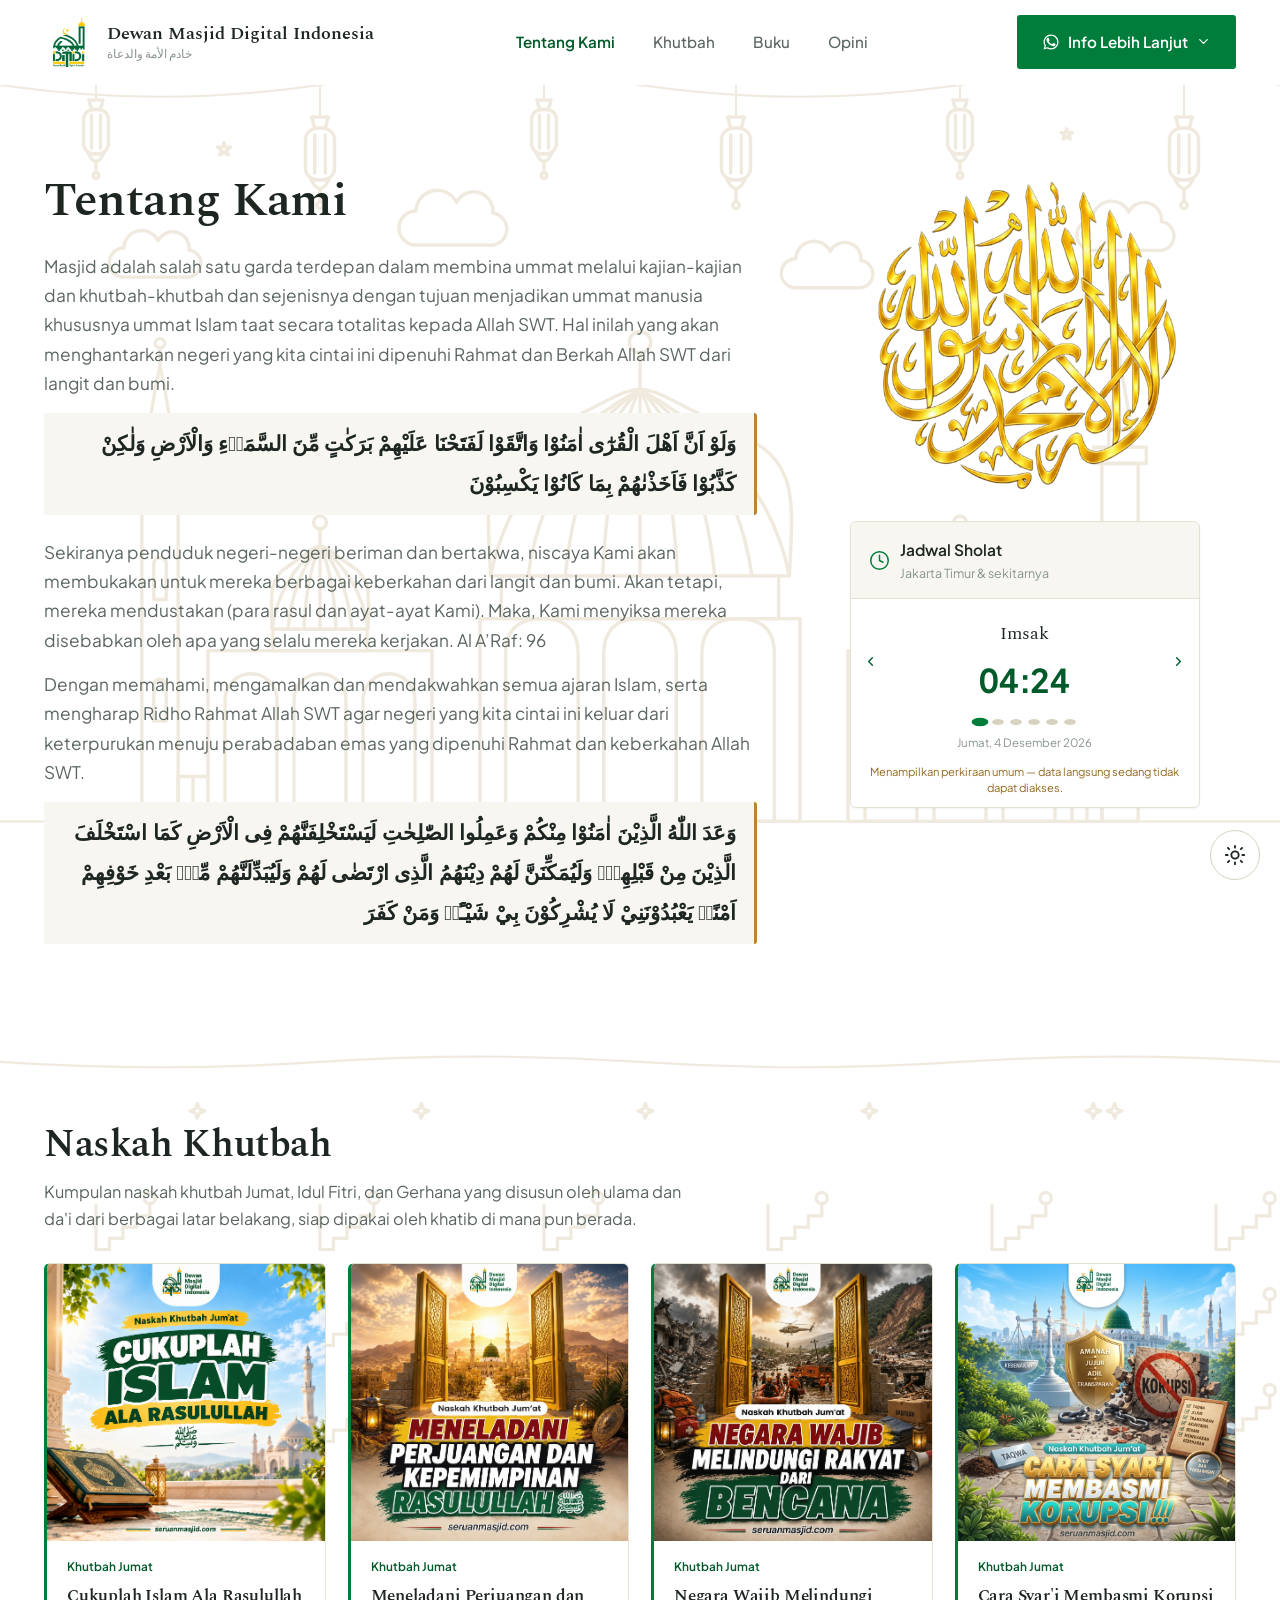
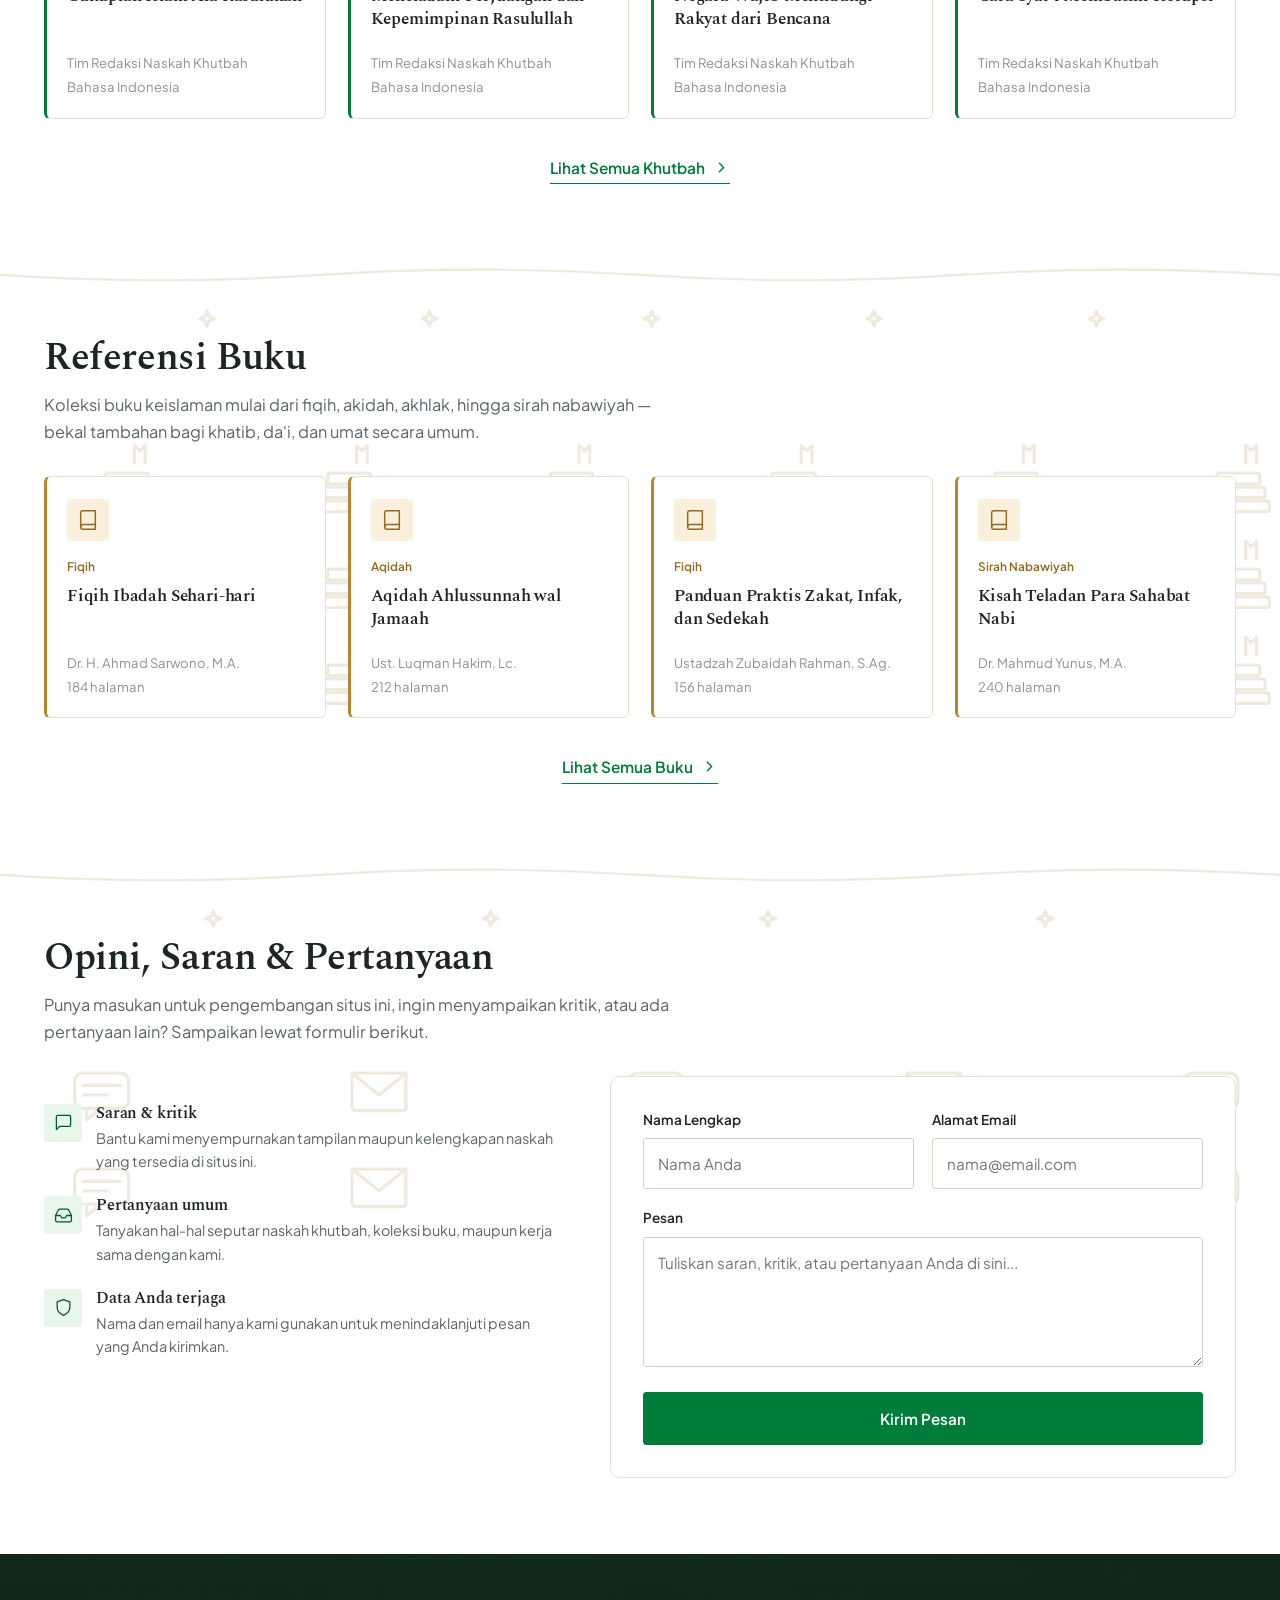
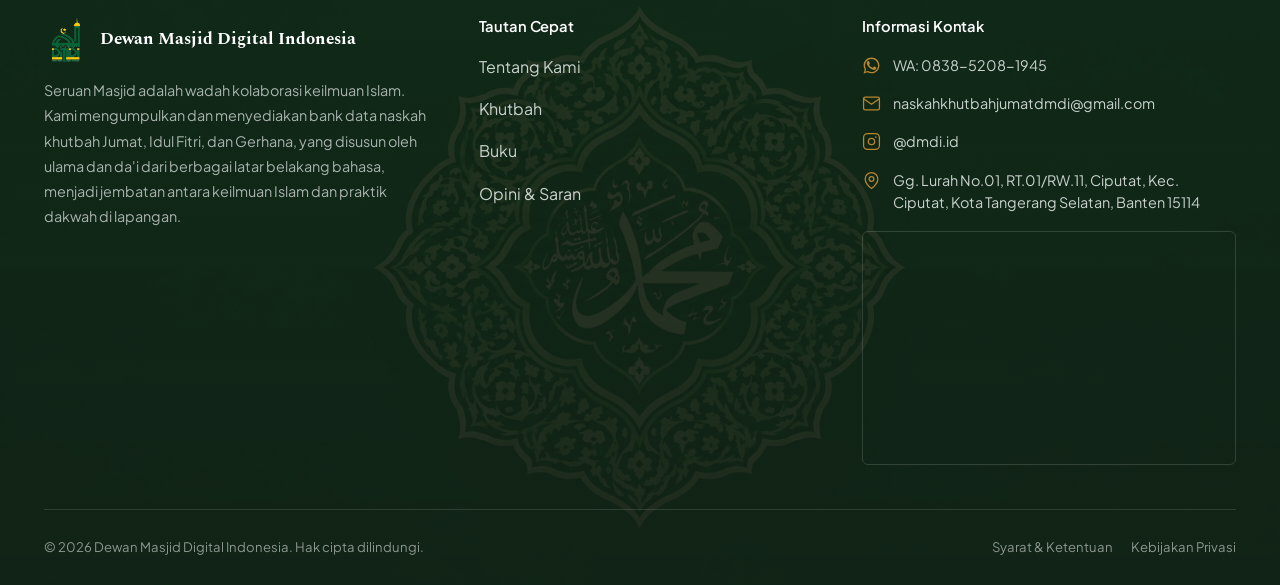
<file: index.html>
<!doctype html>
<html lang="id">
  <head>
    <meta charset="UTF-8" />
    <meta name="viewport" content="width=device-width, initial-scale=1.0" />
    <!-- Terapkan mode terang/gelap sedini mungkin agar halaman tidak "berkedip" -->
    <script>
      (function () {
        try {
          var t = localStorage.getItem("dmdi-theme");
          if (!t) {
            t = window.matchMedia("(prefers-color-scheme: dark)").matches ? "dark" : "light";
          }
          document.documentElement.setAttribute("data-theme", t);
        } catch (e) {}
      })();
    </script>
    <title>
      Dewan Masjid Digital Indonesia — خادم الأمة والدعاة
    </title>
    <meta
      name="description"
      content="Dewan Masjid Digital Indonesia menghimpun naskah khutbah Jumat, Idul Fitri, dan Gerhana, serta koleksi buku keislaman untuk khatib, da'i, dan umat."
    />

    <!-- Favicon memakai file logo yang sama; ganti bila ingin favicon terpisah -->
    <link rel="icon" href="images/logo.png" type="image/png" />

    <link rel="preconnect" href="https://fonts.googleapis.com" />
    <link rel="preconnect" href="https://fonts.gstatic.com" crossorigin />
    <link
      href="https://fonts.googleapis.com/css2?family=Spectral:wght@400;500;600;700&amp;family=Plus+Jakarta+Sans:wght@400;500;600;700&amp;display=swap"
      rel="stylesheet"
    />
    <link rel="stylesheet" href="css/style.css" />
  </head>
  <body data-page="index">
    <a href="#main-content" class="skip-link">Lewati ke konten utama</a>

    <!-- Header dirender otomatis lewat js/components.js -->
    <header class="site-header" id="site-header"></header>

    <main id="main-content">
      <span id="top"></span>

      <!-- ======================= TENTANG KAMI ======================= -->
      <section id="tentang" class="about-section">
        <!-- Motif dekoratif khusus section ini saja (tidak diulang, tidak
             menembus ke section Khutbah/Buku/Opini di bawahnya). -->
        <div class="masjid-motif" aria-hidden="true"></div>
        <div class="container">
          <div class="about-grid">
            <div class="about-text">
              <h1 class="about-title">Tentang Kami</h1>
              <div class="about-desc">
                <p>
                  Masjid adalah salah satu garda terdepan dalam membina ummat
                  melalui kajian-kajian dan khutbah-khutbah dan sejenisnya
                  dengan tujuan menjadikan ummat manusia khususnya ummat Islam
                  taat secara totalitas kepada Allah SWT. Hal inilah yang akan
                  menghantarkan negeri yang kita cintai ini dipenuhi Rahmat
                  dan Berkah Allah SWT dari langit dan bumi.
                </p>
                <p class="arabic-quote">
                  وَلَوْ اَنَّ اَهْلَ الْقُرٰٓى اٰمَنُوْا وَاتَّقَوْا
                  لَفَتَحْنَا عَلَيْهِمْ بَرَكٰتٍ مِّنَ السَّمَاۤءِ
                  وَالْاَرْضِ وَلٰكِنْ كَذَّبُوْا فَاَخَذْنٰهُمْ بِمَا
                  كَانُوْا يَكْسِبُوْنَ
                </p>
                <p>
                  Sekiranya penduduk negeri-negeri beriman dan bertakwa,
                  niscaya Kami akan membukakan untuk mereka berbagai
                  keberkahan dari langit dan bumi. Akan tetapi, mereka
                  mendustakan (para rasul dan ayat-ayat Kami). Maka, Kami
                  menyiksa mereka disebabkan oleh apa yang selalu mereka
                  kerjakan. Al A’Raf: 96
                </p>
                <p>
                  Dengan memahami, mengamalkan dan mendakwahkan semua ajaran
                  Islam, serta mengharap Ridho Rahmat Allah SWT agar negeri
                  yang kita cintai ini keluar dari keterpurukan menuju
                  perabadaban emas yang dipenuhi Rahmat dan keberkahan Allah
                  SWT.
                </p>
                <p class="arabic-quote">
                  وَعَدَ اللّٰهُ الَّذِيْنَ اٰمَنُوْا مِنْكُمْ وَعَمِلُوا
                  الصّٰلِحٰتِ لَيَسْتَخْلِفَنَّهُمْ فِى الْاَرْضِ كَمَا
                  اسْتَخْلَفَ الَّذِيْنَ مِنْ قَبْلِهِمْۖ وَلَيُمَكِّنَنَّ
                  لَهُمْ دِيْنَهُمُ الَّذِى ارْتَضٰى لَهُمْ
                  وَلَيُبَدِّلَنَّهُمْ مِّنْۢ بَعْدِ خَوْفِهِمْ اَمْنًاۗ
                  يَعْبُدُوْنَنِيْ لَا يُشْرِكُوْنَ بِيْ شَيْـًٔاۗ وَمَنْ
                  كَفَرَ
                </p>
              </div>
            </div>

            <!-- Widget jadwal sholat: geser otomatis tiap ±3 detik, atau geser
               manual lewat tombol panah / titik / swipe. -->
            <div class="prayer-widget" id="prayerWidget">
              <div class="prayer-widget-head">
                <svg
                  viewBox="0 0 24 24"
                  fill="none"
                  stroke="currentColor"
                  stroke-width="1.7"
                  stroke-linecap="round"
                  stroke-linejoin="round"
                >
                  <circle cx="12" cy="12" r="10" />
                  <polyline points="12 6 12 12 16 14" />
                </svg>
                <div>
                  <strong>Jadwal Sholat</strong>
                  <span>Jakarta Timur &amp; sekitarnya</span>
                </div>
              </div>

              <div class="prayer-carousel">
                <button
                  type="button"
                  class="prayer-nav prayer-nav-prev"
                  aria-label="Waktu sebelumnya"
                >
                  <svg
                    viewBox="0 0 24 24"
                    fill="none"
                    stroke="currentColor"
                    stroke-width="2.2"
                    stroke-linecap="round"
                    stroke-linejoin="round"
                  >
                    <polyline points="15 18 9 12 15 6" />
                  </svg>
                </button>
                <div class="prayer-track-wrap">
                  <div class="prayer-track" id="prayerTrack">
                    <!-- slide waktu sholat dirender otomatis lewat js/prayer.js -->
                  </div>
                </div>
                <button
                  type="button"
                  class="prayer-nav prayer-nav-next"
                  aria-label="Waktu selanjutnya"
                >
                  <svg
                    viewBox="0 0 24 24"
                    fill="none"
                    stroke="currentColor"
                    stroke-width="2.2"
                    stroke-linecap="round"
                    stroke-linejoin="round"
                  >
                    <polyline points="9 18 15 12 9 6" />
                  </svg>
                </button>
              </div>

              <div class="prayer-dots" id="prayerDots"></div>
              <p class="prayer-date" id="prayerDate"></p>
              <p class="prayer-note" id="prayerNote"></p>
            </div>

            <div class="about-symbol-wrap">
              <!-- ==========================================================
                 GANTI SIMBOL syahadat DI SINI
                 Selama file belum ada, placeholder bulat akan tampil otomatis.
            ========================================================== -->
              <img
                src="images/syahadat-symbol.png"
                alt="Simbol kaligrafi Syahadat"
                class="about-symbol"
                onerror="imgFallback(this, 'Simbol Muhammad ﷺ')"
              />
            </div>
          </div>
        </div>
      </section>

      <!-- ======================= KHUTBAH (PREVIEW) ======================= -->
      <section id="khutbah" class="section section-alt reveal">
        <div class="masjid-motif" aria-hidden="true"></div>
        <div class="container">
          <div class="section-head">
            <div class="section-head-text">
              <h2 class="section-title">Naskah Khutbah</h2>
              <p class="section-desc">
                Kumpulan naskah khutbah Jumat, Idul Fitri, dan Gerhana yang
                disusun oleh ulama dan da'i dari berbagai latar belakang, siap
                dipakai oleh khatib di mana pun berada.
              </p>
            </div>
          </div>

          <div class="card-grid" id="khutbahPreviewGrid">
            <!-- 4 kartu dirender otomatis lewat js/home.js dari js/data.js -->
          </div>

          <div class="view-more-row">
            <a href="khutbah.html" class="view-more-link">
              Lihat Semua Khutbah
              <svg
                viewBox="0 0 24 24"
                fill="none"
                stroke="currentColor"
                stroke-width="2"
                stroke-linecap="round"
                stroke-linejoin="round"
              >
                <polyline points="9 6 15 12 9 18" />
              </svg>
            </a>
          </div>
        </div>
      </section>

      <!-- ======================= BUKU (PREVIEW) ======================= -->
      <section id="buku" class="section reveal">
        <div class="masjid-motif" aria-hidden="true"></div>
        <div class="container">
          <div class="section-head">
            <div class="section-head-text">
              <h2 class="section-title">Referensi Buku</h2>
              <p class="section-desc">
                Koleksi buku keislaman mulai dari fiqih, akidah, akhlak, hingga
                sirah nabawiyah — bekal tambahan bagi khatib, da'i, dan umat
                secara umum.
              </p>
            </div>
          </div>

          <div class="card-grid" id="bukuPreviewGrid">
            <!-- 4 kartu dirender otomatis lewat js/home.js dari js/data.js -->
          </div>

          <div class="view-more-row">
            <a href="buku.html" class="view-more-link">
              Lihat Semua Buku
              <svg
                viewBox="0 0 24 24"
                fill="none"
                stroke="currentColor"
                stroke-width="2"
                stroke-linecap="round"
                stroke-linejoin="round"
              >
                <polyline points="9 6 15 12 9 18" />
              </svg>
            </a>
          </div>
        </div>
      </section>

      <!-- ======================= OPINI (SARAN / KRITIK / PERTANYAAN) ======================= -->
      <section id="opini" class="section section-alt reveal">
        <div class="masjid-motif" aria-hidden="true"></div>
        <div class="container">
          <div class="section-head">
            <div class="section-head-text">
              <h2 class="section-title">Opini, Saran &amp; Pertanyaan</h2>
              <p class="section-desc">
                Punya masukan untuk pengembangan situs ini, ingin menyampaikan
                kritik, atau ada pertanyaan lain? Sampaikan lewat formulir
                berikut.
              </p>
            </div>
          </div>

          <div class="opini-grid">
            <div class="opini-side">
              <div class="opini-points">
                <div class="opini-point">
                  <div class="opini-point-icon">
                    <svg
                      viewBox="0 0 24 24"
                      fill="none"
                      stroke="currentColor"
                      stroke-width="1.6"
                      stroke-linecap="round"
                      stroke-linejoin="round"
                    >
                      <path
                        d="M21 15a2 2 0 0 1-2 2H7l-4 4V5a2 2 0 0 1 2-2h14a2 2 0 0 1 2 2z"
                      />
                    </svg>
                  </div>
                  <div>
                    <h4>Saran &amp; kritik</h4>
                    <p>
                      Bantu kami menyempurnakan tampilan maupun kelengkapan
                      naskah yang tersedia di situs ini.
                    </p>
                  </div>
                </div>
                <div class="opini-point">
                  <div class="opini-point-icon">
                    <svg
                      viewBox="0 0 24 24"
                      fill="none"
                      stroke="currentColor"
                      stroke-width="1.6"
                      stroke-linecap="round"
                      stroke-linejoin="round"
                    >
                      <polyline points="22 12 16 12 14 15 10 15 8 12 2 12" />
                      <path
                        d="M5.45 5.11 2 12v6a2 2 0 0 0 2 2h16a2 2 0 0 0 2-2v-6l-3.45-6.89A2 2 0 0 0 16.76 4H7.24a2 2 0 0 0-1.79 1.11Z"
                      />
                    </svg>
                  </div>
                  <div>
                    <h4>Pertanyaan umum</h4>
                    <p>
                      Tanyakan hal-hal seputar naskah khutbah, koleksi buku,
                      maupun kerja sama dengan kami.
                    </p>
                  </div>
                </div>
                <div class="opini-point">
                  <div class="opini-point-icon">
                    <svg
                      viewBox="0 0 24 24"
                      fill="none"
                      stroke="currentColor"
                      stroke-width="1.6"
                      stroke-linecap="round"
                      stroke-linejoin="round"
                    >
                      <path d="M12 22s8-4 8-10V5l-8-3-8 3v7c0 6 8 10 8 10Z" />
                    </svg>
                  </div>
                  <div>
                    <h4>Data Anda terjaga</h4>
                    <p>
                      Nama dan email hanya kami gunakan untuk menindaklanjuti
                      pesan yang Anda kirimkan.
                    </p>
                  </div>
                </div>
              </div>
            </div>

            <form class="opini-form" id="opiniForm" novalidate>
              <div class="form-success" id="opiniSuccess">
                <svg
                  viewBox="0 0 24 24"
                  fill="none"
                  stroke="currentColor"
                  stroke-width="1.6"
                  stroke-linecap="round"
                  stroke-linejoin="round"
                >
                  <path d="M22 11.08V12a10 10 0 1 1-5.93-9.14" />
                  <polyline points="22 4 12 14.01 9 11.01" />
                </svg>
                <span
                  >Terima kasih, masukan Anda telah kami terima dan akan segera
                  kami tindaklanjuti.</span
                >
              </div>

              <div class="form-row">
                <div class="form-group">
                  <label class="form-label" for="opiniName">Nama Lengkap</label>
                  <input
                    class="form-input"
                    type="text"
                    id="opiniName"
                    name="name"
                    placeholder="Nama Anda"
                    autocomplete="name"
                    required
                  />
                  <span class="form-error">Mohon isi nama Anda.</span>
                </div>
                <div class="form-group">
                  <label class="form-label" for="opiniEmail"
                    >Alamat Email</label
                  >
                  <input
                    class="form-input"
                    type="email"
                    id="opiniEmail"
                    name="email"
                    placeholder="nama@email.com"
                    autocomplete="email"
                    required
                  />
                  <span class="form-error"
                    >Mohon isi email dengan format yang benar.</span
                  >
                </div>
              </div>

              <div class="form-group">
                <label class="form-label" for="opiniMessage">Pesan</label>
                <textarea
                  class="form-textarea"
                  id="opiniMessage"
                  name="message"
                  placeholder="Tuliskan saran, kritik, atau pertanyaan Anda di sini..."
                  required
                ></textarea>
                <span class="form-error"
                  >Mohon tuliskan pesan minimal 10 karakter.</span
                >
              </div>

              <button type="submit" class="btn btn-primary btn-block">
                Kirim Pesan
              </button>
            </form>
          </div>
        </div>
      </section>
    </main>

    <!-- Footer dirender otomatis lewat js/components.js -->
    <footer class="site-footer reveal" id="site-footer"></footer>

    <script src="js/data.js"></script>
    <script src="js/buku-api.js"></script>
    <script src="js/components.js"></script>
    <script src="js/main.js"></script>
    <script src="js/home.js"></script>
    <script src="js/prayer.js"></script>
    <script src="js/theme.js"></script>
  </body>
</html>
</file>
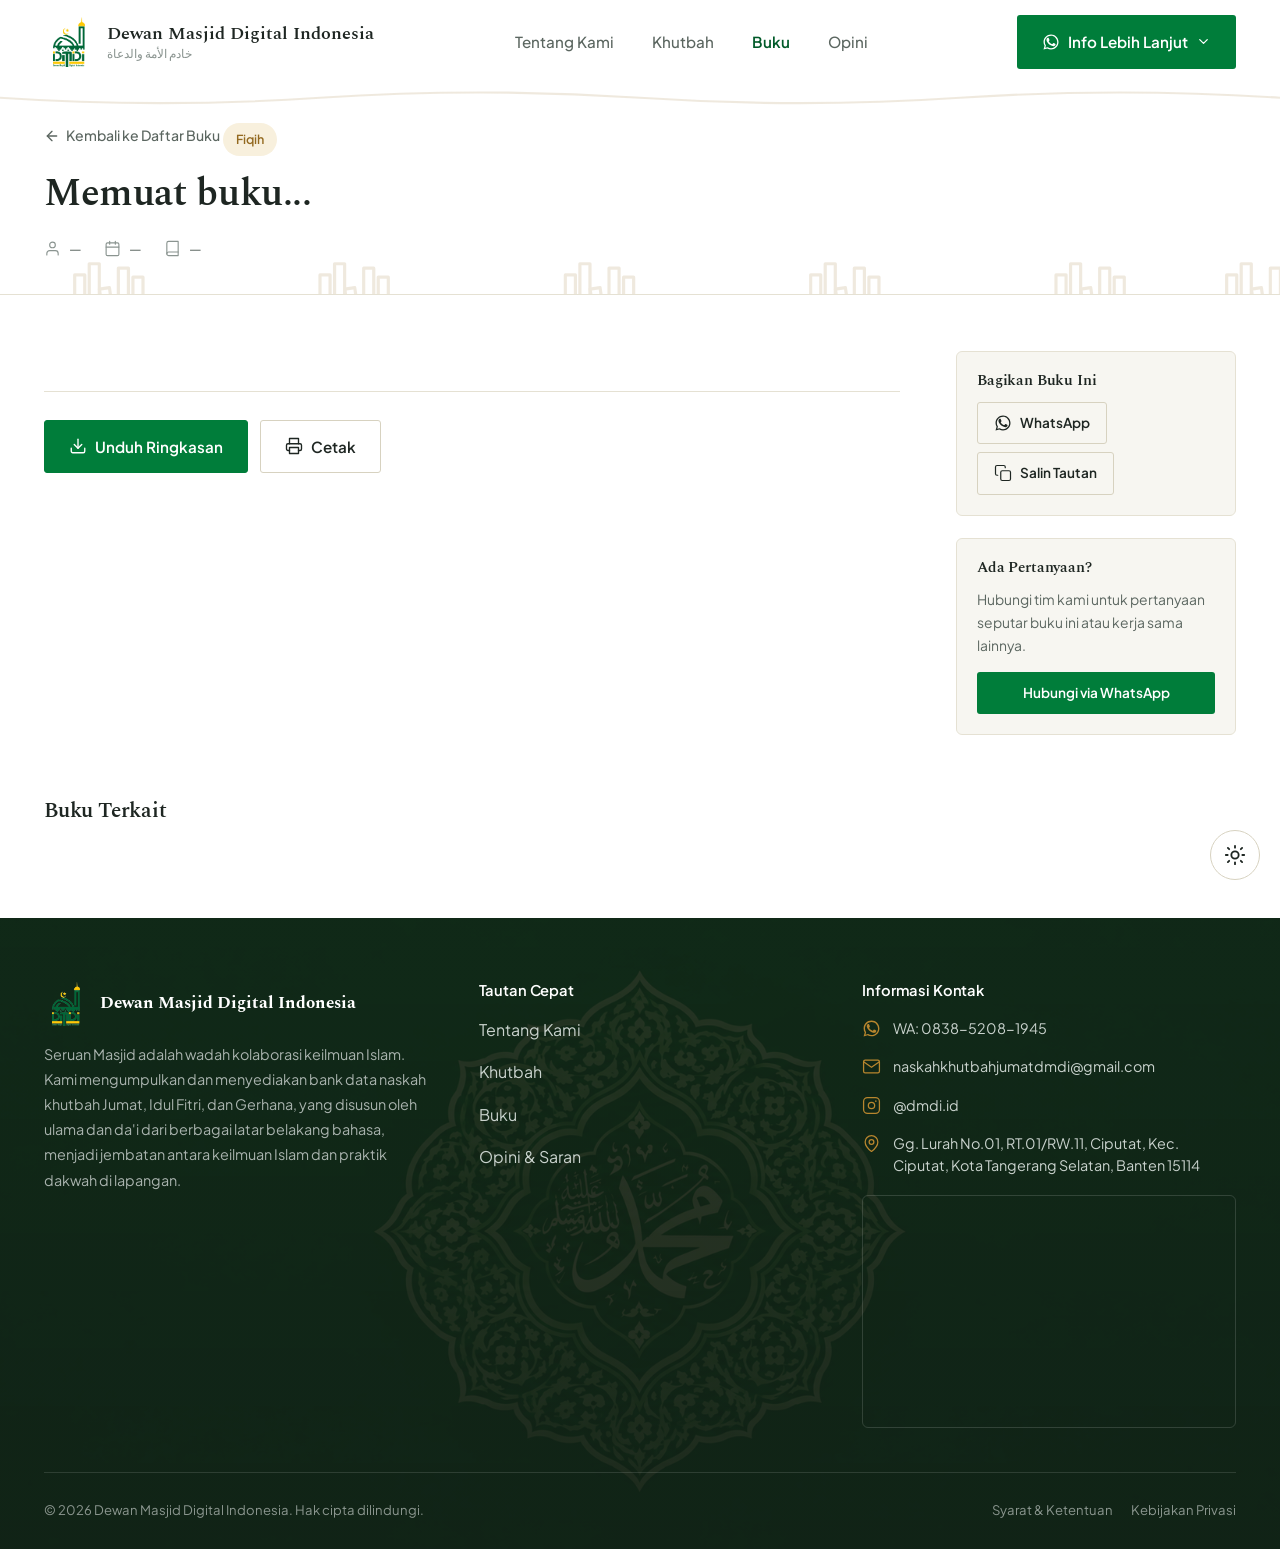
<file: buku-detail.html>
<!DOCTYPE html>
<html lang="id">
<head>
  <meta charset="UTF-8">
  <meta name="viewport" content="width=device-width, initial-scale=1.0">
  <!-- Terapkan mode terang/gelap sedini mungkin agar halaman tidak "berkedip" -->
  <script>
    (function () {
      try {
        var t = localStorage.getItem("dmdi-theme");
        if (!t) {
          t = window.matchMedia("(prefers-color-scheme: dark)").matches ? "dark" : "light";
        }
        document.documentElement.setAttribute("data-theme", t);
      } catch (e) {}
    })();
  </script>
  <title>Buku — Dewan Masjid Digital Indonesia</title>
  <meta name="description" content="Baca ulasan lengkap buku dari koleksi Dewan Masjid Digital Indonesia.">
  <link rel="icon" href="images/logo.png" type="image/png">

  <link rel="preconnect" href="https://fonts.googleapis.com">
  <link rel="preconnect" href="https://fonts.gstatic.com" crossorigin>
  <link href="https://fonts.googleapis.com/css2?family=Spectral:wght@400;500;600;700&amp;family=Plus+Jakarta+Sans:wght@400;500;600;700&amp;display=swap" rel="stylesheet">
  <link rel="stylesheet" href="css/style.css">
</head>
<body data-page="buku-detail">

  <a href="#main-content" class="skip-link">Lewati ke konten utama</a>

  <header class="site-header" id="site-header"></header>

  <main id="main-content">
    <!-- ======================= TIDAK DITEMUKAN ======================= -->
    <div class="empty-state" id="notFound" style="display:none; padding-block:96px;">
      <svg viewBox="0 0 24 24" fill="none" stroke="currentColor" stroke-width="1.5" stroke-linecap="round" stroke-linejoin="round"><path d="M4 19.5A2.5 2.5 0 0 1 6.5 17H20"/><path d="M6.5 2H20v20H6.5A2.5 2.5 0 0 1 4 19.5v-15A2.5 2.5 0 0 1 6.5 2Z"/></svg>
      <strong>Buku tidak ditemukan</strong>
      <p>Buku yang Anda cari mungkin sudah dipindahkan atau tautannya tidak valid.</p>
      <a href="buku.html" class="btn btn-primary" style="margin-top:18px;">Kembali ke Daftar Buku</a>
    </div>

    <!-- ======================= ARTIKEL ======================= -->
    <div id="articleWrap">
      <div class="detail-hero">
        <div class="masjid-motif" aria-hidden="true"></div>
        <div class="container">
          <a href="buku.html" class="back-link">
            <svg viewBox="0 0 24 24" fill="none" stroke="currentColor" stroke-width="2" stroke-linecap="round" stroke-linejoin="round"><line x1="19" y1="12" x2="5" y2="12"/><polyline points="12 19 5 12 12 5"/></svg>
            Kembali ke Daftar Buku
          </a>

          <span class="detail-category is-buku" id="detailCategory">Fiqih</span>
          <h1 class="detail-title" id="detailTitle">Memuat buku...</h1>

          <div class="detail-meta-row">
            <div class="detail-meta-item">
              <svg viewBox="0 0 24 24" fill="none" stroke="currentColor" stroke-width="1.6" stroke-linecap="round" stroke-linejoin="round"><path d="M20 21v-2a4 4 0 0 0-4-4H8a4 4 0 0 0-4 4v2"/><circle cx="12" cy="7" r="4"/></svg>
              <span id="metaAuthor">—</span>
            </div>
            <div class="detail-meta-item">
              <svg viewBox="0 0 24 24" fill="none" stroke="currentColor" stroke-width="1.6" stroke-linecap="round" stroke-linejoin="round"><rect x="3" y="4" width="18" height="18" rx="2"/><line x1="16" y1="2" x2="16" y2="6"/><line x1="8" y1="2" x2="8" y2="6"/><line x1="3" y1="10" x2="21" y2="10"/></svg>
              <span id="metaDate">—</span>
            </div>
            <div class="detail-meta-item">
              <svg viewBox="0 0 24 24" fill="none" stroke="currentColor" stroke-width="1.6" stroke-linecap="round" stroke-linejoin="round"><path d="M4 19.5A2.5 2.5 0 0 1 6.5 17H20"/><path d="M6.5 2H20v20H6.5A2.5 2.5 0 0 1 4 19.5v-15A2.5 2.5 0 0 1 6.5 2Z"/></svg>
              <span id="metaExtra">—</span>
            </div>
          </div>
        </div>
      </div>

      <div class="detail-body-wrap reveal">
        <div class="container">
          <div class="detail-layout">
            <div class="detail-main">
              <article class="detail-article" id="articleBody">
                <!-- sinopsis buku dimuat otomatis lewat js/detail.js -->
              </article>

              <div class="khutbah-actions">
                <a href="#" id="previewBtn" target="_blank" rel="noopener" class="btn btn-outline" style="display:none">
                  <svg viewBox="0 0 24 24" width="17" height="17" fill="none" stroke="currentColor" stroke-width="1.8" stroke-linecap="round" stroke-linejoin="round"><path d="M2 12s3.5-7 10-7 10 7 10 7-3.5 7-10 7-10-7-10-7Z"/><circle cx="12" cy="12" r="3"/></svg>
                  Baca Pratinjau
                </a>
                <a href="#" id="downloadBtn" class="btn btn-primary">
                  <svg viewBox="0 0 24 24" width="17" height="17" fill="none" stroke="currentColor" stroke-width="1.8" stroke-linecap="round" stroke-linejoin="round"><path d="M21 15v4a2 2 0 0 1-2 2H5a2 2 0 0 1-2-2v-4"/><polyline points="7 10 12 15 17 10"/><line x1="12" y1="15" x2="12" y2="3"/></svg>
                  <span id="downloadBtnLabel">Unduh Ringkasan</span>
                </a>
                <button type="button" id="printBtn" class="btn btn-outline">
                  <svg viewBox="0 0 24 24" width="17" height="17" fill="none" stroke="currentColor" stroke-width="1.8" stroke-linecap="round" stroke-linejoin="round"><polyline points="6 9 6 2 18 2 18 9"/><path d="M6 18H4a2 2 0 0 1-2-2v-5a2 2 0 0 1 2-2h16a2 2 0 0 1 2 2v5a2 2 0 0 1-2 2h-2"/><rect x="6" y="14" width="12" height="8"/></svg>
                  Cetak
                </button>
              </div>
            </div>

            <aside class="detail-side">
              <div class="side-box">
                <h3>Bagikan Buku Ini</h3>
                <div class="side-share">
                  <a href="#" id="shareWhatsapp" target="_blank" rel="noopener" class="btn btn-outline btn-sm">
                    <svg viewBox="0 0 24 24" width="16" height="16" fill="currentColor"><path d="M17.47 14.38c-.3-.15-1.77-.87-2.04-.97-.27-.1-.47-.15-.67.15-.2.3-.77.97-.94 1.17-.17.2-.35.22-.65.07-.3-.15-1.26-.46-2.4-1.48-.89-.79-1.48-1.77-1.66-2.07-.17-.3-.02-.46.13-.61.14-.14.3-.35.45-.52.15-.17.2-.3.3-.5.1-.2.05-.37-.02-.52-.07-.15-.67-1.62-.92-2.22-.24-.58-.49-.5-.67-.51-.17-.01-.37-.01-.57-.01-.2 0-.52.07-.79.37-.27.3-1.04 1.02-1.04 2.48 0 1.46 1.07 2.87 1.22 3.07.15.2 2.1 3.2 5.08 4.49.71.31 1.26.49 1.69.62.71.23 1.36.2 1.87.12.57-.08 1.77-.72 2.02-1.42.25-.7.25-1.29.17-1.42-.07-.12-.27-.2-.57-.35z"/><path d="M12.02 2C6.5 2 2.03 6.46 2.03 11.97c0 1.9.53 3.66 1.44 5.17L2 22l5-1.42a10 10 0 0 0 5.02 1.35h.01c5.5 0 9.97-4.46 9.97-9.97C22 6.46 17.53 2 12.02 2zm0 18.2h-.01a8.2 8.2 0 0 1-4.19-1.15l-.3-.18-3.12.89.87-3.04-.2-.31a8.16 8.16 0 0 1-1.26-4.44c0-4.53 3.7-8.22 8.24-8.22 2.2 0 4.27.86 5.83 2.42a8.15 8.15 0 0 1 2.4 5.81c0 4.54-3.7 8.22-8.26 8.22z"/></svg>
                    WhatsApp
                  </a>
                  <button type="button" id="copyLinkBtn" class="btn btn-outline btn-sm">
                    <svg viewBox="0 0 24 24" width="16" height="16" fill="none" stroke="currentColor" stroke-width="1.6" stroke-linecap="round" stroke-linejoin="round"><rect x="9" y="9" width="13" height="13" rx="2"/><path d="M5 15H4a2 2 0 0 1-2-2V4a2 2 0 0 1 2-2h9a2 2 0 0 1 2 2v1"/></svg>
                    Salin Tautan
                  </button>
                </div>
              </div>

              <div class="side-box">
                <h3>Ada Pertanyaan?</h3>
                <p style="font-size:.87rem; color:var(--ink-soft); margin-bottom:14px;">Hubungi tim kami untuk pertanyaan seputar buku ini atau kerja sama lainnya.</p>
                <a href="#" id="sideWhatsapp" target="_blank" rel="noopener" class="btn btn-whatsapp btn-sm btn-block">Hubungi via WhatsApp</a>
              </div>
            </aside>
          </div>
        </div>
      </div>

      <!-- ======================= BUKU TERKAIT ======================= -->
      <section class="related-section reveal" id="relatedSection">
        <div class="container">
          <h2 class="related-title">Buku Terkait</h2>
          <div class="card-grid" id="relatedGrid"></div>
        </div>
      </section>
    </div>
  </main>

  <footer class="site-footer reveal" id="site-footer"></footer>

  <script src="js/data.js"></script>
  <script src="js/buku-api.js"></script>
  <script src="js/components.js"></script>
  <script src="js/main.js"></script>
  <script src="js/listing.js"></script>
  <script src="js/detail.js"></script>
  <script src="js/theme.js"></script>
  <script>
    document.addEventListener("components:ready", function () {
      document.getElementById("sideWhatsapp").href = waLink();

      loadBukuData().then(function (data) {
        initDetailPage({
          data: data,
          type: "buku",
          detailPage: "buku-detail.html"
        });
      });
    });
  </script>
</body>
</html>
</file>
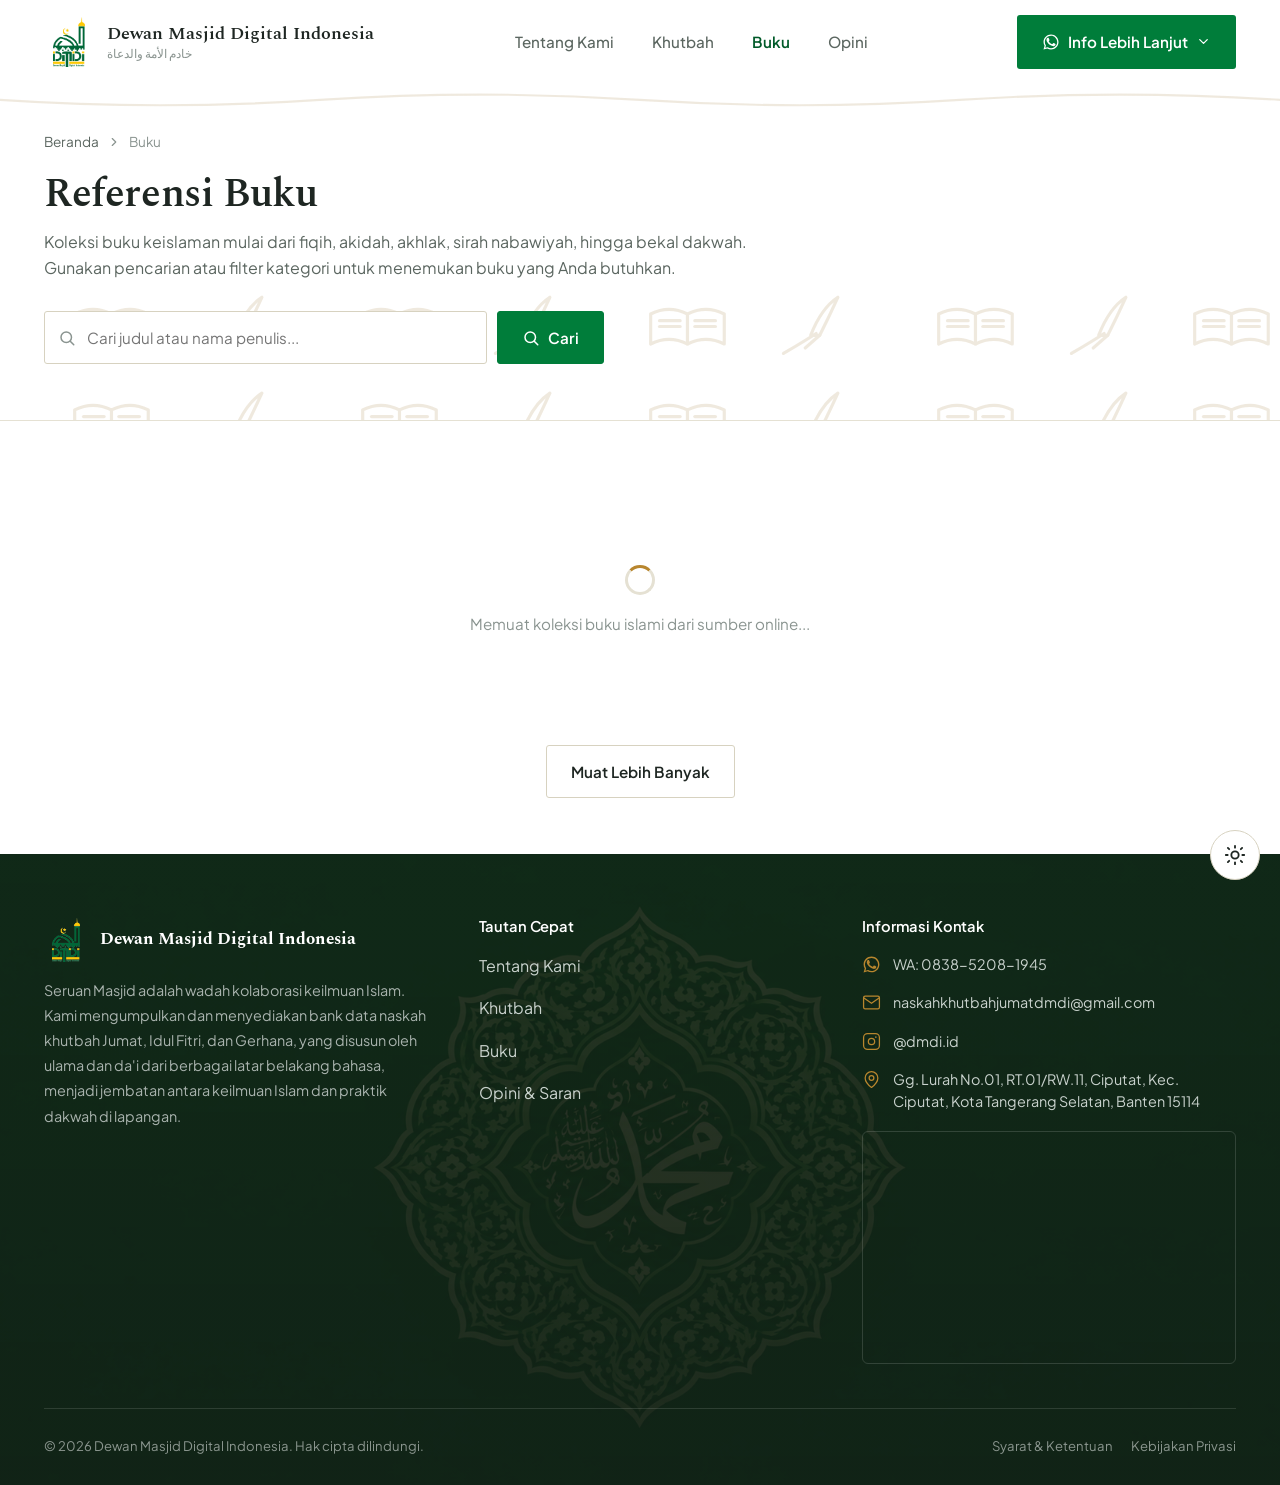
<file: buku.html>
<!DOCTYPE html>
<html lang="id">
<head>
  <meta charset="UTF-8">
  <meta name="viewport" content="width=device-width, initial-scale=1.0">
  <!-- Terapkan mode terang/gelap sedini mungkin agar halaman tidak "berkedip" -->
  <script>
    (function () {
      try {
        var t = localStorage.getItem("dmdi-theme");
        if (!t) {
          t = window.matchMedia("(prefers-color-scheme: dark)").matches ? "dark" : "light";
        }
        document.documentElement.setAttribute("data-theme", t);
      } catch (e) {}
    })();
  </script>
  <title>Referensi Buku — Dewan Masjid Digital Indonesia</title>
  <meta name="description" content="Jelajahi koleksi buku keislaman dari Dewan Masjid Digital Indonesia mulai dari fiqih, akidah, akhlak, hingga sirah nabawiyah. Cari berdasarkan judul, penulis, atau kategori.">
  <link rel="icon" href="images/logo.png" type="image/png">

  <link rel="preconnect" href="https://fonts.googleapis.com">
  <link rel="preconnect" href="https://fonts.gstatic.com" crossorigin>
  <link href="https://fonts.googleapis.com/css2?family=Spectral:wght@400;500;600;700&amp;family=Plus+Jakarta+Sans:wght@400;500;600;700&amp;display=swap" rel="stylesheet">
  <link rel="stylesheet" href="css/style.css">
</head>
<body data-page="buku">

  <a href="#main-content" class="skip-link">Lewati ke konten utama</a>

  <header class="site-header" id="site-header"></header>

  <main id="main-content">
    <div class="page-banner">
      <div class="masjid-motif" aria-hidden="true"></div>
      <div class="container">
        <div class="breadcrumb">
          <a href="index.html">Beranda</a>
          <svg viewBox="0 0 24 24" width="14" height="14" fill="none" stroke="currentColor" stroke-width="2" stroke-linecap="round" stroke-linejoin="round"><polyline points="9 6 15 12 9 18"/></svg>
          <span>Buku</span>
        </div>

        <h1 class="page-banner-title">Referensi Buku</h1>
        <p class="page-banner-desc">Koleksi buku keislaman mulai dari fiqih, akidah, akhlak, sirah nabawiyah, hingga bekal dakwah. Gunakan pencarian atau filter kategori untuk menemukan buku yang Anda butuhkan.</p>

        <form class="search-bar" id="searchForm" role="search">
          <div class="search-input-wrap">
            <svg viewBox="0 0 24 24" fill="none" stroke="currentColor" stroke-width="2" stroke-linecap="round" stroke-linejoin="round"><circle cx="11" cy="11" r="7"/><line x1="21" y1="21" x2="16.65" y2="16.65"/></svg>
            <input type="text" id="searchInput" class="search-input" placeholder="Cari judul atau nama penulis..." aria-label="Cari buku">
          </div>
          <button type="submit" class="btn btn-primary search-btn">
            <svg viewBox="0 0 24 24" fill="none" stroke="currentColor" stroke-width="2" stroke-linecap="round" stroke-linejoin="round"><circle cx="11" cy="11" r="7"/><line x1="21" y1="21" x2="16.65" y2="16.65"/></svg>
            Cari
          </button>
        </form>

        <div class="filter-row" id="filterRow">
          <!-- chip kategori dirender otomatis lewat js/listing.js -->
        </div>
      </div>
    </div>

    <div class="listing-wrap reveal">
      <div class="container">
        <p class="result-count" id="resultCount"></p>

        <div class="card-grid" id="listingGrid"></div>

        <div class="empty-state" id="emptyState" style="display:none">
          <svg viewBox="0 0 24 24" fill="none" stroke="currentColor" stroke-width="1.5" stroke-linecap="round" stroke-linejoin="round"><circle cx="11" cy="11" r="7"/><line x1="21" y1="21" x2="16.65" y2="16.65"/></svg>
          <strong>Buku tidak ditemukan</strong>
          <p>Coba kata kunci lain atau pilih kategori "Semua" untuk melihat seluruh koleksi buku.</p>
        </div>

        <div class="load-more-row" id="loadMoreRow">
          <button type="button" class="btn btn-outline" id="loadMoreBtn">Muat Lebih Banyak</button>
        </div>
      </div>
    </div>
  </main>

  <footer class="site-footer reveal" id="site-footer"></footer>

  <script src="js/data.js"></script>
  <script src="js/buku-api.js"></script>
  <script src="js/components.js"></script>
  <script src="js/main.js"></script>
  <script src="js/listing.js"></script>
  <script src="js/theme.js"></script>
  <script>
    document.addEventListener("components:ready", function () {
      const grid = document.getElementById("listingGrid");
      if (grid) grid.innerHTML = '<p class="listing-loading">Memuat koleksi buku islami dari sumber online...</p>';

      loadBukuData().then(function (data) {
        initListingPage({
          data: data,
          categories: BUKU_CATEGORIES,
          type: "buku",
          detailPage: "buku-detail.html",
          noun: "buku"
        });
      });
    });
  </script>
</body>
</html>
</file>
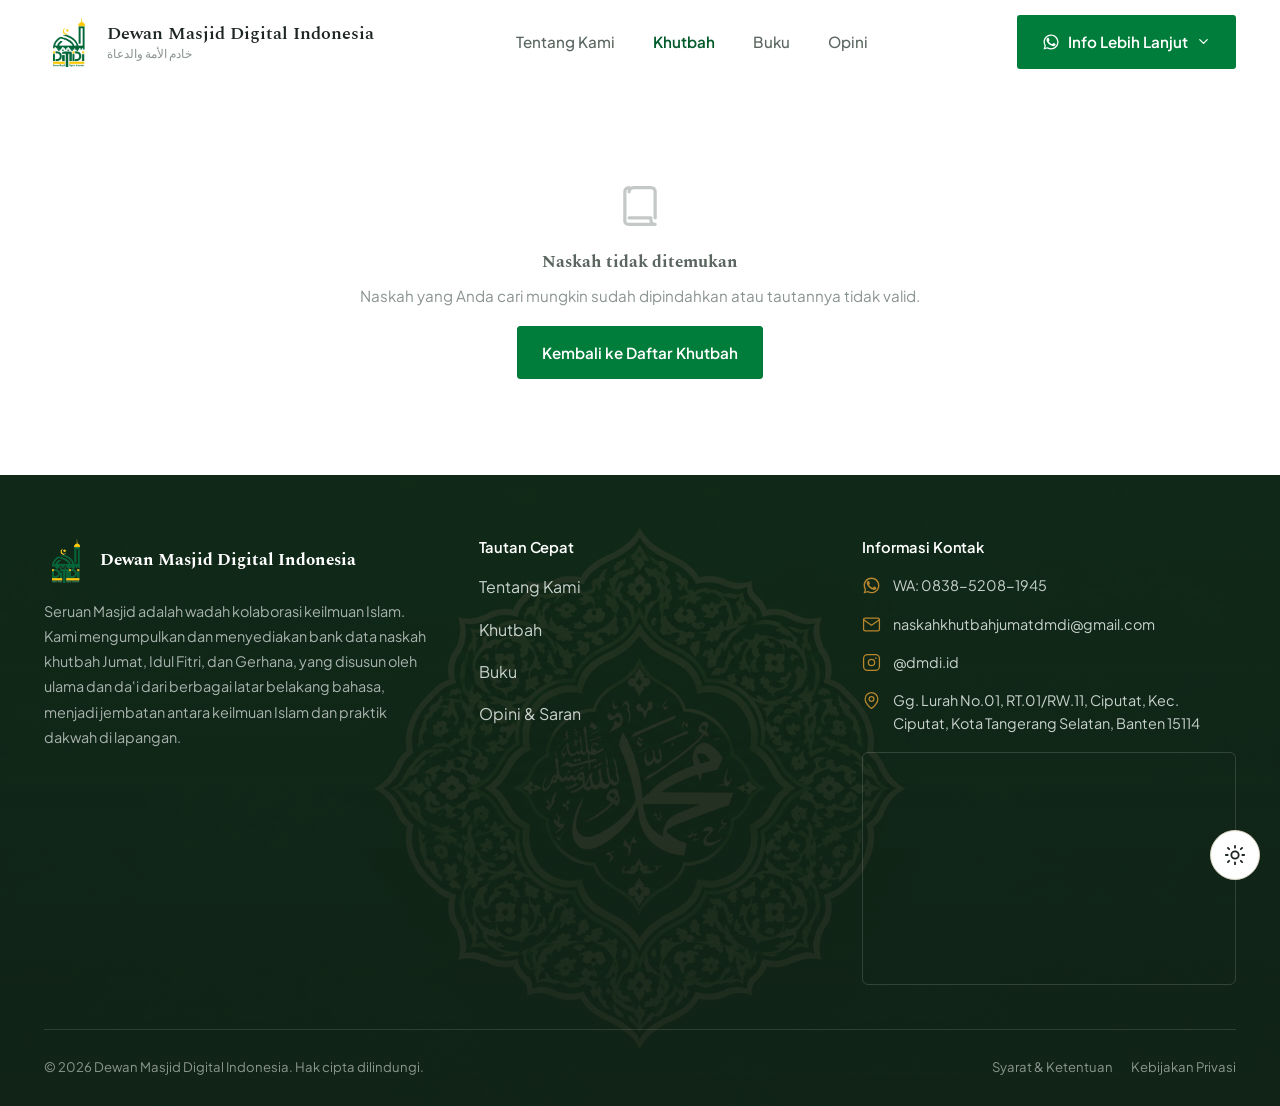
<file: khutbah-detail.html>
<!DOCTYPE html>
<html lang="id">
<head>
  <meta charset="UTF-8">
  <meta name="viewport" content="width=device-width, initial-scale=1.0">
  <!-- Terapkan mode terang/gelap sedini mungkin agar halaman tidak "berkedip" -->
  <script>
    (function () {
      try {
        var t = localStorage.getItem("dmdi-theme");
        if (!t) {
          t = window.matchMedia("(prefers-color-scheme: dark)").matches ? "dark" : "light";
        }
        document.documentElement.setAttribute("data-theme", t);
      } catch (e) {}
    })();
  </script>
  <title>Naskah Khutbah — Dewan Masjid Digital Indonesia</title>
  <meta name="description" content="Baca naskah khutbah lengkap dari Dewan Masjid Digital Indonesia.">
  <link rel="icon" href="images/logo.png" type="image/png">

  <link rel="preconnect" href="https://fonts.googleapis.com">
  <link rel="preconnect" href="https://fonts.gstatic.com" crossorigin>
  <link href="https://fonts.googleapis.com/css2?family=Spectral:wght@400;500;600;700&amp;family=Plus+Jakarta+Sans:wght@400;500;600;700&amp;family=Noto+Naskh+Arabic:wght@400;500;600;700&amp;display=swap" rel="stylesheet">
  <link rel="stylesheet" href="css/style.css">
</head>
<body data-page="khutbah-detail">

  <a href="#main-content" class="skip-link">Lewati ke konten utama</a>

  <header class="site-header" id="site-header"></header>

  <main id="main-content">
    <!-- ======================= TIDAK DITEMUKAN ======================= -->
    <div class="empty-state" id="notFound" style="display:none; padding-block:96px;">
      <svg viewBox="0 0 24 24" fill="none" stroke="currentColor" stroke-width="1.5" stroke-linecap="round" stroke-linejoin="round"><path d="M19 17V5a2 2 0 0 0-2-2H9a2 2 0 0 0-2 2"/><path d="M7 3a2 2 0 0 0-2 2v13.5A1.5 1.5 0 0 0 6.5 20H19a2 2 0 0 1-2-2v-1H7"/></svg>
      <strong>Naskah tidak ditemukan</strong>
      <p>Naskah yang Anda cari mungkin sudah dipindahkan atau tautannya tidak valid.</p>
      <a href="khutbah.html" class="btn btn-primary" style="margin-top:18px;">Kembali ke Daftar Khutbah</a>
    </div>

    <!-- ======================= ARTIKEL ======================= -->
    <div id="articleWrap">
      <div class="detail-hero">
        <div class="masjid-motif" aria-hidden="true"></div>
        <div class="container">
          <a href="khutbah.html" class="back-link">
            <svg viewBox="0 0 24 24" fill="none" stroke="currentColor" stroke-width="2" stroke-linecap="round" stroke-linejoin="round"><line x1="19" y1="12" x2="5" y2="12"/><polyline points="12 19 5 12 12 5"/></svg>
            Kembali ke Daftar Khutbah
          </a>

          <span class="detail-category" id="detailCategory">Khutbah Jumat</span>
          <h1 class="detail-title" id="detailTitle">Memuat naskah...</h1>

          <div class="detail-meta-row">
            <div class="detail-meta-item">
              <svg viewBox="0 0 24 24" fill="none" stroke="currentColor" stroke-width="1.6" stroke-linecap="round" stroke-linejoin="round"><path d="M20 21v-2a4 4 0 0 0-4-4H8a4 4 0 0 0-4 4v2"/><circle cx="12" cy="7" r="4"/></svg>
              <span id="metaAuthor">—</span>
            </div>
            <div class="detail-meta-item">
              <svg viewBox="0 0 24 24" fill="none" stroke="currentColor" stroke-width="1.6" stroke-linecap="round" stroke-linejoin="round"><rect x="3" y="4" width="18" height="18" rx="2"/><line x1="16" y1="2" x2="16" y2="6"/><line x1="8" y1="2" x2="8" y2="6"/><line x1="3" y1="10" x2="21" y2="10"/></svg>
              <span id="metaDate">—</span>
            </div>
            <div class="detail-meta-item">
              <svg viewBox="0 0 24 24" fill="none" stroke="currentColor" stroke-width="1.6" stroke-linecap="round" stroke-linejoin="round"><circle cx="12" cy="12" r="10"/><line x1="2" y1="12" x2="22" y2="12"/><path d="M12 2a15 15 0 0 1 0 20 15 15 0 0 1 0-20Z"/></svg>
              <span id="metaExtra">—</span>
            </div>
          </div>
        </div>
      </div>

      <div class="detail-body-wrap reveal">
        <div class="container">
          <div class="detail-layout">
            <div class="detail-main">
              <article class="detail-article" id="articleBody">
                <!-- isi naskah dimuat otomatis lewat js/detail.js -->
              </article>

              <div class="khutbah-actions" id="khutbahActions">
                <button type="button" id="printBtn" class="btn btn-outline">
                  <svg viewBox="0 0 24 24" width="17" height="17" fill="none" stroke="currentColor" stroke-width="1.8" stroke-linecap="round" stroke-linejoin="round"><polyline points="6 9 6 2 18 2 18 9"/><path d="M6 18H4a2 2 0 0 1-2-2v-5a2 2 0 0 1 2-2h16a2 2 0 0 1 2 2v5a2 2 0 0 1-2 2h-2"/><rect x="6" y="14" width="12" height="8"/></svg>
                  Cetak / Simpan PDF
                </button>
                <a id="downloadBtn" class="btn btn-primary" href="#" download>
                  <svg viewBox="0 0 24 24" width="17" height="17" fill="none" stroke="currentColor" stroke-width="1.8" stroke-linecap="round" stroke-linejoin="round"><path d="M21 15v4a2 2 0 0 1-2 2H5a2 2 0 0 1-2-2v-4"/><polyline points="7 10 12 15 17 10"/><line x1="12" y1="15" x2="12" y2="3"/></svg>
                  Unduh Naskah (.docx)
                </a>
              </div>
            </div>

            <aside class="detail-side">
              <div class="side-box">
                <h3>Bagikan Naskah Ini</h3>
                <div class="side-share">
                  <a href="#" id="shareWhatsapp" target="_blank" rel="noopener" class="btn btn-outline btn-sm">
                    <svg viewBox="0 0 24 24" width="16" height="16" fill="currentColor"><path d="M17.47 14.38c-.3-.15-1.77-.87-2.04-.97-.27-.1-.47-.15-.67.15-.2.3-.77.97-.94 1.17-.17.2-.35.22-.65.07-.3-.15-1.26-.46-2.4-1.48-.89-.79-1.48-1.77-1.66-2.07-.17-.3-.02-.46.13-.61.14-.14.3-.35.45-.52.15-.17.2-.3.3-.5.1-.2.05-.37-.02-.52-.07-.15-.67-1.62-.92-2.22-.24-.58-.49-.5-.67-.51-.17-.01-.37-.01-.57-.01-.2 0-.52.07-.79.37-.27.3-1.04 1.02-1.04 2.48 0 1.46 1.07 2.87 1.22 3.07.15.2 2.1 3.2 5.08 4.49.71.31 1.26.49 1.69.62.71.23 1.36.2 1.87.12.57-.08 1.77-.72 2.02-1.42.25-.7.25-1.29.17-1.42-.07-.12-.27-.2-.57-.35z"/><path d="M12.02 2C6.5 2 2.03 6.46 2.03 11.97c0 1.9.53 3.66 1.44 5.17L2 22l5-1.42a10 10 0 0 0 5.02 1.35h.01c5.5 0 9.97-4.46 9.97-9.97C22 6.46 17.53 2 12.02 2zm0 18.2h-.01a8.2 8.2 0 0 1-4.19-1.15l-.3-.18-3.12.89.87-3.04-.2-.31a8.16 8.16 0 0 1-1.26-4.44c0-4.53 3.7-8.22 8.24-8.22 2.2 0 4.27.86 5.83 2.42a8.15 8.15 0 0 1 2.4 5.81c0 4.54-3.7 8.22-8.26 8.22z"/></svg>
                    WhatsApp
                  </a>
                  <button type="button" id="copyLinkBtn" class="btn btn-outline btn-sm">
                    <svg viewBox="0 0 24 24" width="16" height="16" fill="none" stroke="currentColor" stroke-width="1.6" stroke-linecap="round" stroke-linejoin="round"><rect x="9" y="9" width="13" height="13" rx="2"/><path d="M5 15H4a2 2 0 0 1-2-2V4a2 2 0 0 1 2-2h9a2 2 0 0 1 2 2v1"/></svg>
                    Salin Tautan
                  </button>
                </div>
              </div>

              <div class="side-box">
                <h3>Ada Pertanyaan?</h3>
                <p style="font-size:.87rem; color:var(--ink-soft); margin-bottom:14px;">Hubungi tim kami untuk pertanyaan seputar naskah ini atau kerja sama lainnya.</p>
                <a href="#" id="sideWhatsapp" target="_blank" rel="noopener" class="btn btn-whatsapp btn-sm btn-block">Hubungi via WhatsApp</a>
              </div>
            </aside>
          </div>
        </div>
      </div>

      <!-- ======================= KHUTBAH TERKAIT ======================= -->
      <section class="related-section reveal" id="relatedSection">
        <div class="container">
          <h2 class="related-title">Khutbah Terkait</h2>
          <div class="card-grid" id="relatedGrid"></div>
        </div>
      </section>
    </div>
  </main>

  <footer class="site-footer reveal" id="site-footer"></footer>

  <script src="js/data.js"></script>
  <script src="js/components.js"></script>
  <script src="js/main.js"></script>
  <script src="js/listing.js"></script>
  <script src="js/detail.js"></script>
  <script src="js/theme.js"></script>
  <script>
    document.addEventListener("components:ready", function () {
      document.getElementById("sideWhatsapp").href = waLink();
      initDetailPage({
        data: KHUTBAH_DATA,
        type: "khutbah",
        detailPage: "khutbah-detail.html"
      });
    });
  </script>
</body>
</html>
</file>
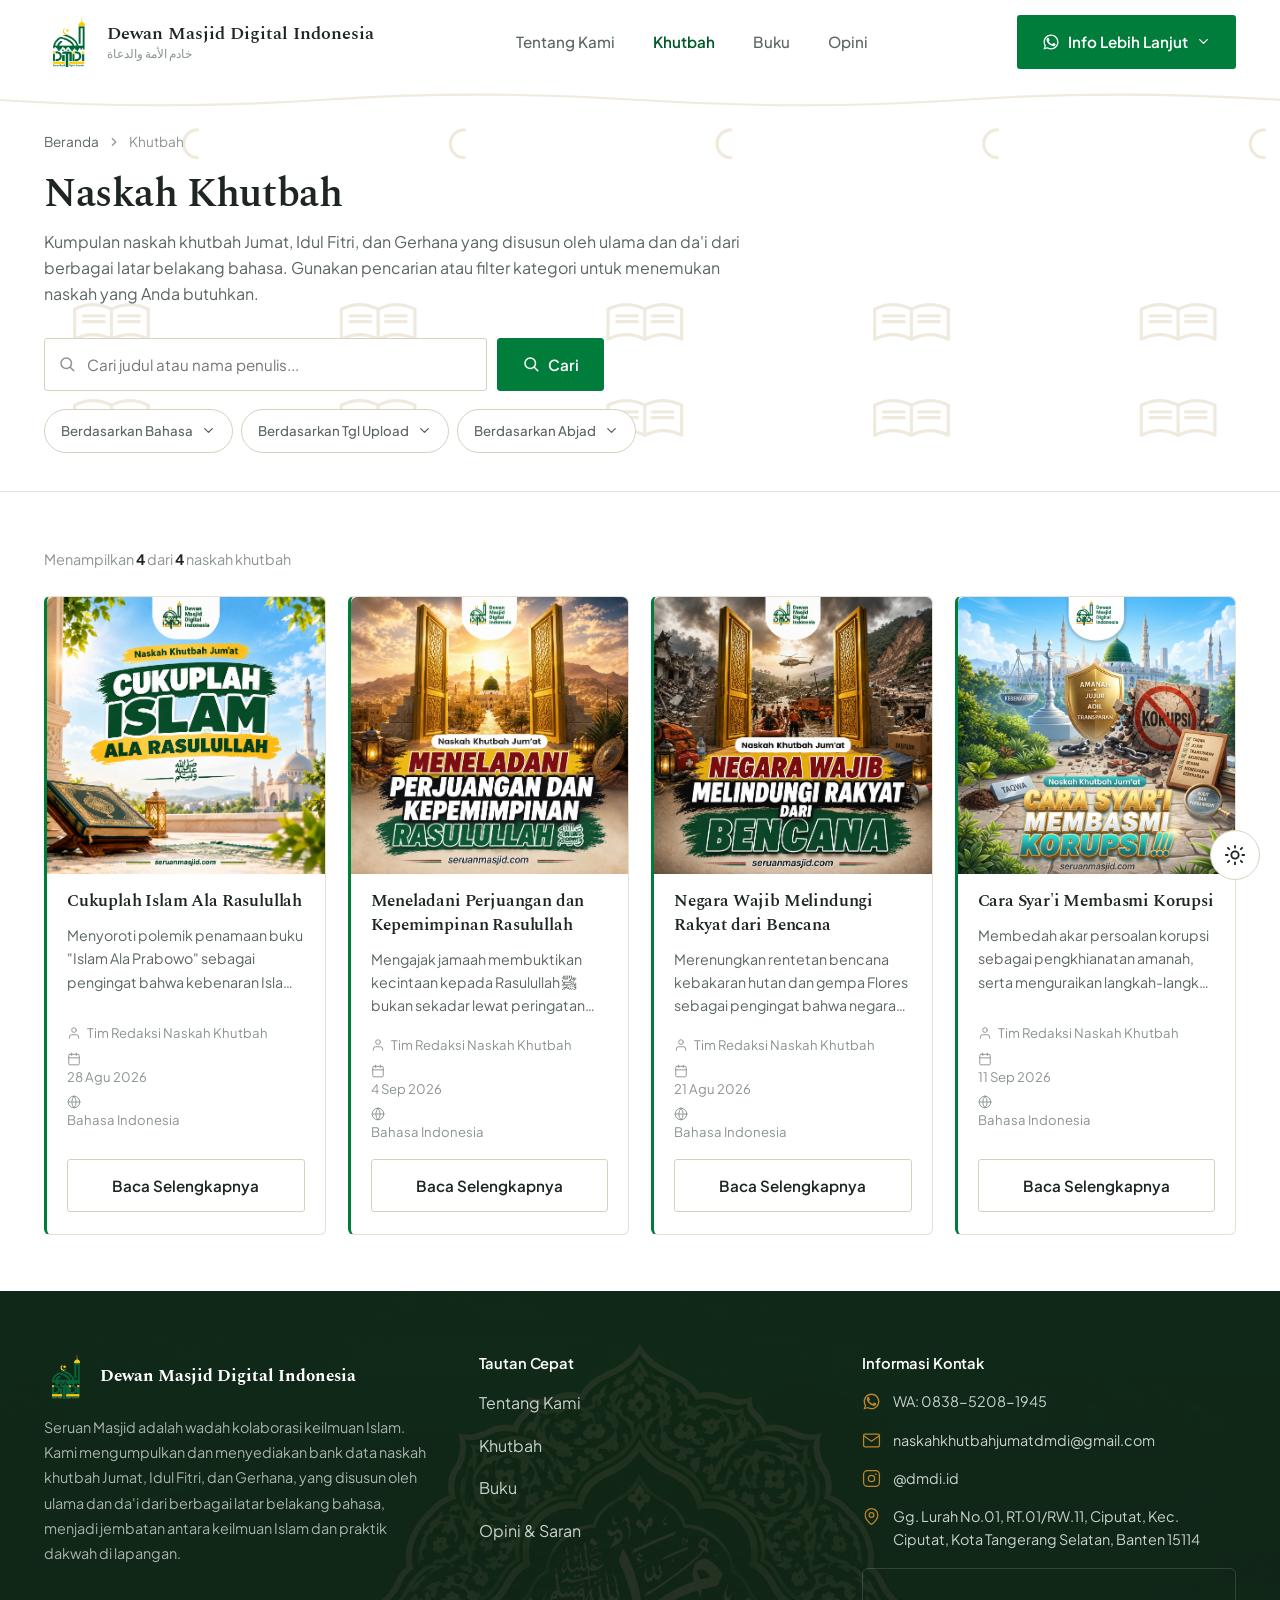
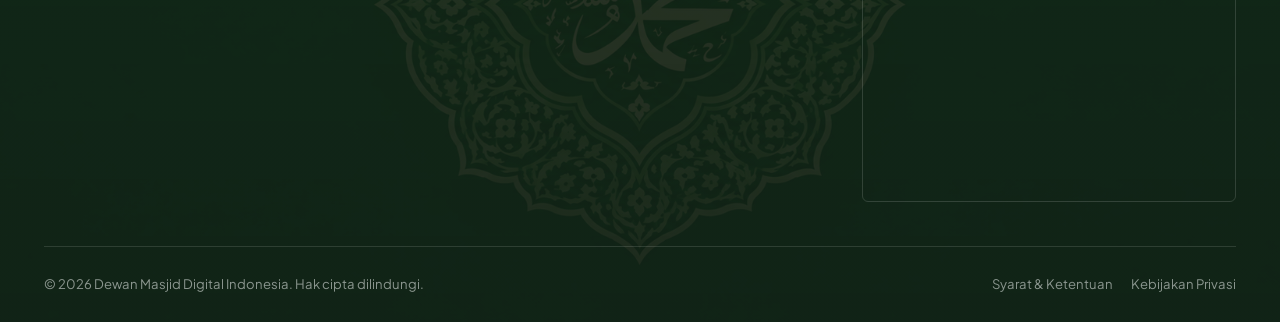
<file: khutbah.html>
<!DOCTYPE html>
<html lang="id">
<head>
  <meta charset="UTF-8">
  <meta name="viewport" content="width=device-width, initial-scale=1.0">
  <!-- Terapkan mode terang/gelap sedini mungkin agar halaman tidak "berkedip" -->
  <script>
    (function () {
      try {
        var t = localStorage.getItem("dmdi-theme");
        if (!t) {
          t = window.matchMedia("(prefers-color-scheme: dark)").matches ? "dark" : "light";
        }
        document.documentElement.setAttribute("data-theme", t);
      } catch (e) {}
    })();
  </script>
  <title>Naskah Khutbah — Dewan Masjid Digital Indonesia</title>
  <meta name="description" content="Jelajahi seluruh naskah khutbah Jumat, Idul Fitri, dan Gerhana dari Dewan Masjid Digital Indonesia. Cari berdasarkan judul, penulis, atau kategori.">
  <link rel="icon" href="images/logo.png" type="image/png">

  <link rel="preconnect" href="https://fonts.googleapis.com">
  <link rel="preconnect" href="https://fonts.gstatic.com" crossorigin>
  <link href="https://fonts.googleapis.com/css2?family=Spectral:wght@400;500;600;700&amp;family=Plus+Jakarta+Sans:wght@400;500;600;700&amp;display=swap" rel="stylesheet">
  <link rel="stylesheet" href="css/style.css">
</head>
<body data-page="khutbah">

  <a href="#main-content" class="skip-link">Lewati ke konten utama</a>

  <header class="site-header" id="site-header"></header>

  <main id="main-content">
    <div class="page-banner">
      <div class="masjid-motif" aria-hidden="true"></div>
      <div class="container">
        <div class="breadcrumb">
          <a href="index.html">Beranda</a>
          <svg viewBox="0 0 24 24" width="14" height="14" fill="none" stroke="currentColor" stroke-width="2" stroke-linecap="round" stroke-linejoin="round"><polyline points="9 6 15 12 9 18"/></svg>
          <span>Khutbah</span>
        </div>

        <h1 class="page-banner-title">Naskah Khutbah</h1>
        <p class="page-banner-desc">Kumpulan naskah khutbah Jumat, Idul Fitri, dan Gerhana yang disusun oleh ulama dan da'i dari berbagai latar belakang bahasa. Gunakan pencarian atau filter kategori untuk menemukan naskah yang Anda butuhkan.</p>

        <form class="search-bar" id="searchForm" role="search">
          <div class="search-input-wrap">
            <svg viewBox="0 0 24 24" fill="none" stroke="currentColor" stroke-width="2" stroke-linecap="round" stroke-linejoin="round"><circle cx="11" cy="11" r="7"/><line x1="21" y1="21" x2="16.65" y2="16.65"/></svg>
            <input type="text" id="searchInput" class="search-input" placeholder="Cari judul atau nama penulis..." aria-label="Cari naskah khutbah">
          </div>
          <button type="submit" class="btn btn-primary search-btn">
            <svg viewBox="0 0 24 24" fill="none" stroke="currentColor" stroke-width="2" stroke-linecap="round" stroke-linejoin="round"><circle cx="11" cy="11" r="7"/><line x1="21" y1="21" x2="16.65" y2="16.65"/></svg>
            Cari
          </button>
        </form>

        <div class="filter-row" id="filterRow">
          <!-- menu filter (Bahasa / Tgl Upload / Abjad) dirender otomatis lewat js/listing.js -->
        </div>
      </div>
    </div>

    <div class="listing-wrap reveal">
      <div class="container">
        <p class="result-count" id="resultCount"></p>

        <div class="card-grid" id="listingGrid"></div>

        <div class="empty-state" id="emptyState" style="display:none">
          <svg viewBox="0 0 24 24" fill="none" stroke="currentColor" stroke-width="1.5" stroke-linecap="round" stroke-linejoin="round"><circle cx="11" cy="11" r="7"/><line x1="21" y1="21" x2="16.65" y2="16.65"/></svg>
          <strong>Naskah tidak ditemukan</strong>
          <p>Coba kata kunci lain atau pilih kategori "Semua" untuk melihat seluruh naskah khutbah.</p>
        </div>

        <div class="load-more-row" id="loadMoreRow">
          <button type="button" class="btn btn-outline" id="loadMoreBtn">Muat Lebih Banyak</button>
        </div>
      </div>
    </div>
  </main>

  <footer class="site-footer reveal" id="site-footer"></footer>

  <script src="js/data.js"></script>
  <script src="js/components.js"></script>
  <script src="js/main.js"></script>
  <script src="js/listing.js"></script>
  <script src="js/theme.js"></script>
  <script>
    document.addEventListener("components:ready", function () {
      initListingPage({
        data: KHUTBAH_DATA,
        categories: KHUTBAH_CATEGORIES,
        languages: KHUTBAH_LANGUAGES,
        months: KHUTBAH_MONTHS,
        type: "khutbah",
        detailPage: "khutbah-detail.html",
        noun: "naskah khutbah"
      });
    });
  </script>
</body>
</html>
</file>
<file: css/style.css>
/* =============================================================
   DEWAN MASJID DIGITAL INDONESIA
   Stylesheet utama
   Konsep: "Manuskrip Modern" — putih bersih, editorial, dengan
   aksen hijau tua (identitas Islami) & emas (selaras simbol
   Muhammad). Font judul: Spectral. Font isi/UI: Plus Jakarta Sans.
   ============================================================= */

/* ---------- 1. RESET DASAR ---------- */
*, *::before, *::after { box-sizing: border-box; }

html {
  scroll-behavior: smooth;
  -webkit-text-size-adjust: 100%;
}

body, h1, h2, h3, h4, p, figure, blockquote, dl, dd {
  margin: 0;
}

ul[class], ol[class] { list-style: none; margin: 0; padding: 0; }

img, picture, svg { max-width: 100%; display: block; }

input, button, textarea, select { font: inherit; color: inherit; }
button { cursor: pointer; background: none; border: none; }
a { text-decoration: none; color: inherit; }

@media (prefers-reduced-motion: reduce) {
  html { scroll-behavior: auto; }
  *, *::before, *::after {
    animation-duration: 0.01ms !important;
    animation-iteration-count: 1 !important;
    transition-duration: 0.01ms !important;
    scroll-behavior: auto !important;
  }
}

/* ---------- 2. DESIGN TOKENS ---------- */
:root {
  --paper: #FFFFFF;
  --paper-warm: #F7F6F1;
  --paper-warm-2: #F1EFE6;
  --ink: #1E2622;
  --ink-soft: #5B6660;
  --ink-faint: #8A9490;

  --green: #007D3A;
  --green-deep: #005A29;
  --green-tint: #E7F7EC;

  --gold: #B8862E;
  --gold-deep: #93691F;
  --gold-tint: #F8F0DD;

  --line: #E5E1D3;
  --line-strong: #D7D2C0;

  --font-display: "Spectral", Georgia, "Times New Roman", serif;
  --font-body: "Plus Jakarta Sans", -apple-system, BlinkMacSystemFont, "Segoe UI", Roboto, sans-serif;

  --container-w: 1240px;
  --radius-sm: 3px;
  --radius-md: 6px;
  --radius-lg: 10px;

  --shadow-card: 0 1px 2px rgba(30, 38, 34, .05);
  --shadow-hover: 0 20px 36px -20px rgba(10, 77, 57, .32);
  --shadow-panel: 0 24px 48px -24px rgba(30, 38, 34, .22);

  --ease: cubic-bezier(.4, 0, .2, 1);
  --header-h: 84px;

  /* Motif dekoratif satu strip PENUH LEBAR (garland lampu lebaran, awan,
     dua menara, kubah bawang berusuk mirip referensi foto masjid, serambi
     berlengkung, pohon di kedua sisi) yang diulang (tile) dari atas ke
     bawah lewat CSS mask, membentang dari ujung kiri sampai ujung kanan
     halaman. Lihat blok "MOTIF SKETSA MASJID" di bawah. */
  --masjid-motif: url("data:image/svg+xml,%3Csvg%20xmlns%3D%22http%3A%2F%2Fwww.w3.org%2F2000%2Fsvg%22%20viewBox%3D%220%200%201200%20960%22%3E%3Cg%20fill%3D%22none%22%20stroke%3D%22%23fff%22%20stroke-width%3D%223.2%22%20stroke-linecap%3D%22round%22%20stroke-linejoin%3D%22round%22%3E%3Cpath%20d%3D%22M0%2C0%20Q150%2C22%20300%2C0%20T600%2C0%20T900%2C0%20T1200%2C0%22%20stroke-width%3D%222%22%2F%3E%3Cline%20x1%3D%2290%22%20y1%3D%220%22%20x2%3D%2290%22%20y2%3D%2214%22%20stroke-width%3D%222%22%2F%3E%3Cpath%20d%3D%22M83.448%2C14%20h13.104%20l-2.34%2C9.0%20h-8.424%20Z%22%2F%3E%3Crect%20x%3D%2278.3%22%20y%3D%2223.0%22%20width%3D%2223.4%22%20height%3D%2241.4%22%20rx%3D%229.36%22%2F%3E%3Cline%20x1%3D%2285.788%22%20y1%3D%2228.4%22%20x2%3D%2285.788%22%20y2%3D%2259%22%2F%3E%3Cline%20x1%3D%2294.212%22%20y1%3D%2228.4%22%20x2%3D%2294.212%22%20y2%3D%2259%22%2F%3E%3Cpath%20d%3D%22M82.98%2C64.4%20q7.02%2C14.4%2014.04%2C0%20Z%22%2F%3E%3Cline%20x1%3D%2290%22%20y1%3D%2273.04%22%20x2%3D%2290%22%20y2%3D%2282.04%22%2F%3E%3Ccircle%20cx%3D%2290%22%20cy%3D%2284.74%22%20r%3D%222.7%22%2F%3E%3Cline%20x1%3D%22300%22%20y1%3D%220%22%20x2%3D%22300%22%20y2%3D%2230%22%20stroke-width%3D%222%22%2F%3E%3Cpath%20d%3D%22M292.356%2C30%20h15.288%20l-2.73%2C10.5%20h-9.828%20Z%22%2F%3E%3Crect%20x%3D%22286.35%22%20y%3D%2240.5%22%20width%3D%2227.3%22%20height%3D%2248.3%22%20rx%3D%2210.92%22%2F%3E%3Cline%20x1%3D%22295.086%22%20y1%3D%2246.8%22%20x2%3D%22295.086%22%20y2%3D%2282.5%22%2F%3E%3Cline%20x1%3D%22304.914%22%20y1%3D%2246.8%22%20x2%3D%22304.914%22%20y2%3D%2282.5%22%2F%3E%3Cpath%20d%3D%22M291.81%2C88.8%20q8.19%2C16.8%2016.38%2C0%20Z%22%2F%3E%3Cline%20x1%3D%22300%22%20y1%3D%2298.88%22%20x2%3D%22300%22%20y2%3D%22109.38%22%2F%3E%3Ccircle%20cx%3D%22300%22%20cy%3D%22112.53%22%20r%3D%223.15%22%2F%3E%3Cline%20x1%3D%22510%22%20y1%3D%220%22%20x2%3D%22510%22%20y2%3D%2214%22%20stroke-width%3D%222%22%2F%3E%3Cpath%20d%3D%22M503.448%2C14%20h13.104%20l-2.34%2C9.0%20h-8.424%20Z%22%2F%3E%3Crect%20x%3D%22498.3%22%20y%3D%2223.0%22%20width%3D%2223.4%22%20height%3D%2241.4%22%20rx%3D%229.36%22%2F%3E%3Cline%20x1%3D%22505.788%22%20y1%3D%2228.4%22%20x2%3D%22505.788%22%20y2%3D%2259%22%2F%3E%3Cline%20x1%3D%22514.212%22%20y1%3D%2228.4%22%20x2%3D%22514.212%22%20y2%3D%2259%22%2F%3E%3Cpath%20d%3D%22M502.98%2C64.4%20q7.02%2C14.4%2014.04%2C0%20Z%22%2F%3E%3Cline%20x1%3D%22510%22%20y1%3D%2273.04%22%20x2%3D%22510%22%20y2%3D%2282.04%22%2F%3E%3Ccircle%20cx%3D%22510%22%20cy%3D%2284.74%22%20r%3D%222.7%22%2F%3E%3Cline%20x1%3D%22690%22%20y1%3D%220%22%20x2%3D%22690%22%20y2%3D%2230%22%20stroke-width%3D%222%22%2F%3E%3Cpath%20d%3D%22M682.356%2C30%20h15.288%20l-2.73%2C10.5%20h-9.828%20Z%22%2F%3E%3Crect%20x%3D%22676.35%22%20y%3D%2240.5%22%20width%3D%2227.3%22%20height%3D%2248.3%22%20rx%3D%2210.92%22%2F%3E%3Cline%20x1%3D%22685.086%22%20y1%3D%2246.8%22%20x2%3D%22685.086%22%20y2%3D%2282.5%22%2F%3E%3Cline%20x1%3D%22694.914%22%20y1%3D%2246.8%22%20x2%3D%22694.914%22%20y2%3D%2282.5%22%2F%3E%3Cpath%20d%3D%22M681.81%2C88.8%20q8.19%2C16.8%2016.38%2C0%20Z%22%2F%3E%3Cline%20x1%3D%22690%22%20y1%3D%2298.88%22%20x2%3D%22690%22%20y2%3D%22109.38%22%2F%3E%3Ccircle%20cx%3D%22690%22%20cy%3D%22112.53%22%20r%3D%223.15%22%2F%3E%3Cline%20x1%3D%22900%22%20y1%3D%220%22%20x2%3D%22900%22%20y2%3D%2214%22%20stroke-width%3D%222%22%2F%3E%3Cpath%20d%3D%22M893.448%2C14%20h13.104%20l-2.34%2C9.0%20h-8.424%20Z%22%2F%3E%3Crect%20x%3D%22888.3%22%20y%3D%2223.0%22%20width%3D%2223.4%22%20height%3D%2241.4%22%20rx%3D%229.36%22%2F%3E%3Cline%20x1%3D%22895.788%22%20y1%3D%2228.4%22%20x2%3D%22895.788%22%20y2%3D%2259%22%2F%3E%3Cline%20x1%3D%22904.212%22%20y1%3D%2228.4%22%20x2%3D%22904.212%22%20y2%3D%2259%22%2F%3E%3Cpath%20d%3D%22M892.98%2C64.4%20q7.02%2C14.4%2014.04%2C0%20Z%22%2F%3E%3Cline%20x1%3D%22900%22%20y1%3D%2273.04%22%20x2%3D%22900%22%20y2%3D%2282.04%22%2F%3E%3Ccircle%20cx%3D%22900%22%20cy%3D%2284.74%22%20r%3D%222.7%22%2F%3E%3Cline%20x1%3D%221110%22%20y1%3D%220%22%20x2%3D%221110%22%20y2%3D%2230%22%20stroke-width%3D%222%22%2F%3E%3Cpath%20d%3D%22M1102.356%2C30%20h15.288%20l-2.73%2C10.5%20h-9.828%20Z%22%2F%3E%3Crect%20x%3D%221096.35%22%20y%3D%2240.5%22%20width%3D%2227.3%22%20height%3D%2248.3%22%20rx%3D%2210.92%22%2F%3E%3Cline%20x1%3D%221105.086%22%20y1%3D%2246.8%22%20x2%3D%221105.086%22%20y2%3D%2282.5%22%2F%3E%3Cline%20x1%3D%221114.914%22%20y1%3D%2246.8%22%20x2%3D%221114.914%22%20y2%3D%2282.5%22%2F%3E%3Cpath%20d%3D%22M1101.81%2C88.8%20q8.19%2C16.8%2016.38%2C0%20Z%22%2F%3E%3Cline%20x1%3D%221110%22%20y1%3D%2298.88%22%20x2%3D%221110%22%20y2%3D%22109.38%22%2F%3E%3Ccircle%20cx%3D%221110%22%20cy%3D%22112.53%22%20r%3D%223.15%22%2F%3E%3Cpath%20d%3D%22M210%2C54%20l1.68%2C4.32%20h4.56%20l-3.72%2C2.76%20l1.44%2C4.44%20l-3.96%2C-2.76%20l-3.96%2C2.76%20l1.44%2C-4.44%20l-3.72%2C-2.76%20h4.56%20Z%22%2F%3E%3Cpath%20d%3D%22M1000%2C41%20l1.4%2C3.6%20h3.8%20l-3.1%2C2.3%20l1.2%2C3.7%20l-3.3%2C-2.3%20l-3.3%2C2.3%20l1.2%2C-3.7%20l-3.1%2C-2.3%20h3.8%20Z%22%2F%3E%3Cpath%20d%3D%22M116.0%2C180%20a13.6%2C13.6%200%200%201%200%2C-27.2%20a17.0%2C17.0%200%200%201%2032.3%2C-6.8%20a15.3%2C15.3%200%200%201%2028.9%2C8.5%20a11.9%2C11.9%200%200%201%20-3.4%2C25.5%20Z%22%2F%3E%3Cpath%20d%3D%22M390.0%2C150%20a16.0%2C16.0%200%200%201%200%2C-32.0%20a20.0%2C20.0%200%200%201%2038.0%2C-8.0%20a18.0%2C18.0%200%200%201%2034.0%2C10.0%20a14.0%2C14.0%200%200%201%20-4.0%2C30.0%20Z%22%2F%3E%3Cpath%20d%3D%22M746.0%2C190%20a13.6%2C13.6%200%200%201%200%2C-27.2%20a17.0%2C17.0%200%200%201%2032.3%2C-6.8%20a15.3%2C15.3%200%200%201%2028.9%2C8.5%20a11.9%2C11.9%200%200%201%20-3.4%2C25.5%20Z%22%2F%3E%3Cpath%20d%3D%22M1024.0%2C155%20a14.4%2C14.4%200%200%201%200%2C-28.8%20a18.0%2C18.0%200%200%201%2034.2%2C-7.2%20a16.2%2C16.2%200%200%201%2030.6%2C9.0%20a12.6%2C12.6%200%200%201%20-3.6%2C27.0%20Z%22%2F%3E%0A%3Cpath%20d%3D%22M133%2C690%20h34%20v-335.4%20h-34%20Z%22%2F%3E%0A%3Cpath%20d%3D%22M144.22%2C596.088%20v-33.54%20a5.78%2C5.78%200%200%201%2011.56%2C0%20v33.54%20Z%22%2F%3E%0A%3Cpath%20d%3D%22M144.22%2C482.052%20v-33.54%20a5.78%2C5.78%200%200%201%2011.56%2C0%20v33.54%20Z%22%2F%3E%0A%3Crect%20x%3D%22125.35%22%20y%3D%22339.507%22%20width%3D%2249.3%22%20height%3D%2215.093%22%2F%3E%0A%3Crect%20x%3D%22139.46%22%20y%3D%22322.737%22%20width%3D%2221.08%22%20height%3D%2216.77%22%2F%3E%0A%3Cpath%20d%3D%22M139.46%2C322.737%20Q146.838%2C273.437%20150%2C264.737%20Q153.162%2C273.437%20160.54%2C322.737%20Z%22%2F%3E%0A%3Cpath%20d%3D%22M150%2C264.737%20v-18.447%22%2F%3E%0A%3Ccircle%20cx%3D%22150%22%20cy%3D%22241.929%22%20r%3D%224.36%22%2F%3E%0A%3Cpath%20d%3D%22M1033%2C690%20h34%20v-335.4%20h-34%20Z%22%2F%3E%0A%3Cpath%20d%3D%22M1044.22%2C596.088%20v-33.54%20a5.78%2C5.78%200%200%201%2011.56%2C0%20v33.54%20Z%22%2F%3E%0A%3Cpath%20d%3D%22M1044.22%2C482.052%20v-33.54%20a5.78%2C5.78%200%200%201%2011.56%2C0%20v33.54%20Z%22%2F%3E%0A%3Crect%20x%3D%221025.35%22%20y%3D%22339.507%22%20width%3D%2249.3%22%20height%3D%2215.093%22%2F%3E%0A%3Crect%20x%3D%221039.46%22%20y%3D%22322.737%22%20width%3D%2221.08%22%20height%3D%2216.77%22%2F%3E%0A%3Cpath%20d%3D%22M1039.46%2C322.737%20Q1046.838%2C273.437%201050%2C264.737%20Q1053.162%2C273.437%201060.54%2C322.737%20Z%22%2F%3E%0A%3Cpath%20d%3D%22M1050%2C264.737%20v-18.447%22%2F%3E%0A%3Ccircle%20cx%3D%221050%22%20cy%3D%22241.929%22%20r%3D%224.36%22%2F%3E%0A%3Crect%20x%3D%22167%22%20y%3D%22648%22%20width%3D%2228%22%20height%3D%2242%22%2F%3E%0A%3Cline%20x1%3D%22181%22%20y1%3D%22648%22%20x2%3D%22181%22%20y2%3D%22690%22%2F%3E%0A%3Crect%20x%3D%221005%22%20y%3D%22648%22%20width%3D%2228%22%20height%3D%2242%22%2F%3E%0A%3Cline%20x1%3D%221019%22%20y1%3D%22648%22%20x2%3D%221019%22%20y2%3D%22690%22%2F%3E%0A%3Crect%20x%3D%22450%22%20y%3D%22500%22%20width%3D%22300%22%20height%3D%22190%22%2F%3E%0A%3Cpath%20d%3D%22M474%2C690%20v-157%20Q474%2C500%20508%2C500%20Q542%2C500%20542%2C533%20v157%20Z%22%2F%3E%0A%3Cpath%20d%3D%22M566%2C690%20v-157%20Q566%2C500%20600%2C500%20Q634%2C500%20634%2C533%20v157%20Z%22%2F%3E%0A%3Cpath%20d%3D%22M658%2C690%20v-157%20Q658%2C500%20692%2C500%20Q726%2C500%20726%2C533%20v157%20Z%22%2F%3E%0A%3Crect%20x%3D%22470%22%20y%3D%22460%22%20width%3D%22260%22%20height%3D%2240%22%2F%3E%0A%3Cpath%20d%3D%22M460%2C460%20C456.052%2C386.5%20451.6%2C351.5%20507.992%2C327%20C558%2C302.5%20583.2%2C285%20600%2C285%20C616.8%2C285%20642%2C302.5%20692.008%2C327%20C748.4%2C351.5%20743.948%2C386.5%20740%2C460%20Z%22%2F%3E%0A%3Cpath%20d%3D%22M460%2C460%20Q481%2C351.5%20600%2C285%22%2F%3E%0A%3Cpath%20d%3D%22M495%2C460%20Q510.75%2C349.312%20600%2C285%22%2F%3E%0A%3Cpath%20d%3D%22M530%2C460%20Q540.5%2C347.125%20600%2C285%22%2F%3E%0A%3Cpath%20d%3D%22M565%2C460%20Q570.25%2C344.938%20600%2C285%22%2F%3E%0A%3Cpath%20d%3D%22M600%2C460%20Q600%2C342.75%20600%2C285%22%2F%3E%0A%3Cpath%20d%3D%22M635%2C460%20Q629.75%2C344.938%20600%2C285%22%2F%3E%0A%3Cpath%20d%3D%22M670%2C460%20Q659.5%2C347.125%20600%2C285%22%2F%3E%0A%3Cpath%20d%3D%22M705%2C460%20Q689.25%2C349.312%20600%2C285%22%2F%3E%0A%3Cpath%20d%3D%22M740%2C460%20Q719%2C351.5%20600%2C285%22%2F%3E%0A%3Cpath%20d%3D%22M600%2C285%20v-34%22%2F%3E%0A%3Ccircle%20cx%3D%22600%22%20cy%3D%22241%22%20r%3D%2210%22%2F%3E%0A%3Crect%20x%3D%22195%22%20y%3D%22530%22%20width%3D%22210%22%20height%3D%22160%22%2F%3E%0A%3Cpath%20d%3D%22M211%2C690%20v-114%20a24.333%2C24.333%200%200%201%2048.667%2C0%20v114%20Z%22%2F%3E%0A%3Cpath%20d%3D%22M275.667%2C690%20v-114%20a24.333%2C24.333%200%200%201%2048.667%2C0%20v114%20Z%22%2F%3E%0A%3Cpath%20d%3D%22M340.333%2C690%20v-114%20a24.333%2C24.333%200%200%201%2048.667%2C0%20v114%20Z%22%2F%3E%0A%3Crect%20x%3D%22255.9%22%20y%3D%22510%22%20width%3D%2288.2%22%20height%3D%2220%22%2F%3E%0A%3Cpath%20d%3D%22M255%2C510%20C253.731%2C477.24%20252.3%2C461.64%20270.426%2C450.72%20C286.5%2C439.8%20294.6%2C432%20300%2C432%20C305.4%2C432%20313.5%2C439.8%20329.574%2C450.72%20C347.7%2C461.64%20346.269%2C477.24%20345%2C510%20Z%22%2F%3E%0A%3Cpath%20d%3D%22M255%2C510%20Q261.75%2C461.64%20300%2C432%22%2F%3E%0A%3Cpath%20d%3D%22M270%2C510%20Q274.5%2C460.34%20300%2C432%22%2F%3E%0A%3Cpath%20d%3D%22M285%2C510%20Q287.25%2C459.04%20300%2C432%22%2F%3E%0A%3Cpath%20d%3D%22M300%2C510%20Q300%2C457.74%20300%2C432%22%2F%3E%0A%3Cpath%20d%3D%22M315%2C510%20Q312.75%2C459.04%20300%2C432%22%2F%3E%0A%3Cpath%20d%3D%22M330%2C510%20Q325.5%2C460.34%20300%2C432%22%2F%3E%0A%3Cpath%20d%3D%22M345%2C510%20Q338.25%2C461.64%20300%2C432%22%2F%3E%0A%3Cpath%20d%3D%22M300%2C432%20v-16%22%2F%3E%0A%3Ccircle%20cx%3D%22300%22%20cy%3D%22410%22%20r%3D%226%22%2F%3E%0A%3Crect%20x%3D%22795%22%20y%3D%22530%22%20width%3D%22210%22%20height%3D%22160%22%2F%3E%0A%3Cpath%20d%3D%22M811%2C690%20v-114%20a24.333%2C24.333%200%200%201%2048.667%2C0%20v114%20Z%22%2F%3E%0A%3Cpath%20d%3D%22M875.667%2C690%20v-114%20a24.333%2C24.333%200%200%201%2048.667%2C0%20v114%20Z%22%2F%3E%0A%3Cpath%20d%3D%22M940.333%2C690%20v-114%20a24.333%2C24.333%200%200%201%2048.667%2C0%20v114%20Z%22%2F%3E%0A%3Crect%20x%3D%22855.9%22%20y%3D%22510%22%20width%3D%2288.2%22%20height%3D%2220%22%2F%3E%0A%3Cpath%20d%3D%22M855%2C510%20C853.731%2C477.24%20852.3%2C461.64%20870.426%2C450.72%20C886.5%2C439.8%20894.6%2C432%20900%2C432%20C905.4%2C432%20913.5%2C439.8%20929.574%2C450.72%20C947.7%2C461.64%20946.269%2C477.24%20945%2C510%20Z%22%2F%3E%0A%3Cpath%20d%3D%22M855%2C510%20Q861.75%2C461.64%20900%2C432%22%2F%3E%0A%3Cpath%20d%3D%22M870%2C510%20Q874.5%2C460.34%20900%2C432%22%2F%3E%0A%3Cpath%20d%3D%22M885%2C510%20Q887.25%2C459.04%20900%2C432%22%2F%3E%0A%3Cpath%20d%3D%22M900%2C510%20Q900%2C457.74%20900%2C432%22%2F%3E%0A%3Cpath%20d%3D%22M915%2C510%20Q912.75%2C459.04%20900%2C432%22%2F%3E%0A%3Cpath%20d%3D%22M930%2C510%20Q925.5%2C460.34%20900%2C432%22%2F%3E%0A%3Cpath%20d%3D%22M945%2C510%20Q938.25%2C461.64%20900%2C432%22%2F%3E%0A%3Cpath%20d%3D%22M900%2C432%20v-16%22%2F%3E%0A%3Ccircle%20cx%3D%22900%22%20cy%3D%22410%22%20r%3D%226%22%2F%3E%0A%3Cline%20x1%3D%220%22%20y1%3D%22690%22%20x2%3D%221200%22%20y2%3D%22690%22%20stroke-width%3D%222%22%2F%3E%0A%3C%2Fg%3E%3C%2Fsvg%3E");

  /* Sketsa tambahan -- satu desain berbeda untuk tiap menu (naskah
     khutbah, halaman khutbah, detail khutbah, referensi buku, halaman
     buku, detail buku, dan opini), gaya guratan & warna sama dengan
     motif Tentang Kami di atas, hanya bentuknya yang berbeda-beda. */
  --motif-khutbah-preview: url("data:image/svg+xml,%3Csvg%20xmlns%3D%22http%3A%2F%2Fwww.w3.org%2F2000%2Fsvg%22%20viewBox%3D%220%200%201200%20440%22%3E%3Cg%20fill%3D%22none%22%20stroke%3D%22%23fff%22%20stroke-width%3D%223%22%20stroke-linecap%3D%22round%22%20stroke-linejoin%3D%22round%22%3E%3Cpath%20d%3D%22M0%2C14%20Q150%2C24%20300%2C14%20T600%2C14%20T900%2C14%20T1200%2C14%22%20stroke-width%3D%222%22%2F%3E%3Cg%20transform%3D%22translate%2890%2C190%29%22%3E%3Cline%20x1%3D%220.0%22%20y1%3D%22-0.0%22%20x2%3D%2212.600000000000001%22%20y2%3D%22-0.0%22%2F%3E%3Cline%20x1%3D%2212.600000000000001%22%20y1%3D%22-0.0%22%20x2%3D%2212.600000000000001%22%20y2%3D%22-10.5%22%2F%3E%3Cline%20x1%3D%2212.600000000000001%22%20y1%3D%22-10.5%22%20x2%3D%2225.200000000000003%22%20y2%3D%22-10.5%22%2F%3E%3Cline%20x1%3D%2225.200000000000003%22%20y1%3D%22-10.5%22%20x2%3D%2225.200000000000003%22%20y2%3D%22-21.0%22%2F%3E%3Cline%20x1%3D%2225.200000000000003%22%20y1%3D%22-21.0%22%20x2%3D%2237.800000000000004%22%20y2%3D%22-21.0%22%2F%3E%3Cline%20x1%3D%2237.800000000000004%22%20y1%3D%22-21.0%22%20x2%3D%2237.800000000000004%22%20y2%3D%22-31.5%22%2F%3E%3Cline%20x1%3D%2237.800000000000004%22%20y1%3D%22-31.5%22%20x2%3D%2250.400000000000006%22%20y2%3D%22-31.5%22%2F%3E%3Cline%20x1%3D%2250.400000000000006%22%20y1%3D%22-31.5%22%20x2%3D%2250.400000000000006%22%20y2%3D%22-42.0%22%2F%3E%3Cline%20x1%3D%220%22%20y1%3D%220%22%20x2%3D%220%22%20y2%3D%22-42.0%22%2F%3E%3Ccircle%20cx%3D%2250.400000000000006%22%20cy%3D%22-48.3%22%20r%3D%225.25%22%2F%3E%3C%2Fg%3E%3Cpath%20d%3D%22M185%2C53%20L186.96%2C58.04%20L192%2C60%20L186.96%2C61.96%20L185%2C67%20L183.04%2C61.96%20L178%2C60%20L183.04%2C58.04%20Z%22%2F%3E%3Cg%20transform%3D%22translate%28300%2C190%29%22%3E%3Cline%20x1%3D%220.0%22%20y1%3D%22-0.0%22%20x2%3D%2212.600000000000001%22%20y2%3D%22-0.0%22%2F%3E%3Cline%20x1%3D%2212.600000000000001%22%20y1%3D%22-0.0%22%20x2%3D%2212.600000000000001%22%20y2%3D%22-10.5%22%2F%3E%3Cline%20x1%3D%2212.600000000000001%22%20y1%3D%22-10.5%22%20x2%3D%2225.200000000000003%22%20y2%3D%22-10.5%22%2F%3E%3Cline%20x1%3D%2225.200000000000003%22%20y1%3D%22-10.5%22%20x2%3D%2225.200000000000003%22%20y2%3D%22-21.0%22%2F%3E%3Cline%20x1%3D%2225.200000000000003%22%20y1%3D%22-21.0%22%20x2%3D%2237.800000000000004%22%20y2%3D%22-21.0%22%2F%3E%3Cline%20x1%3D%2237.800000000000004%22%20y1%3D%22-21.0%22%20x2%3D%2237.800000000000004%22%20y2%3D%22-31.5%22%2F%3E%3Cline%20x1%3D%2237.800000000000004%22%20y1%3D%22-31.5%22%20x2%3D%2250.400000000000006%22%20y2%3D%22-31.5%22%2F%3E%3Cline%20x1%3D%2250.400000000000006%22%20y1%3D%22-31.5%22%20x2%3D%2250.400000000000006%22%20y2%3D%22-42.0%22%2F%3E%3Cline%20x1%3D%220%22%20y1%3D%220%22%20x2%3D%220%22%20y2%3D%22-42.0%22%2F%3E%3Ccircle%20cx%3D%2250.400000000000006%22%20cy%3D%22-48.3%22%20r%3D%225.25%22%2F%3E%3C%2Fg%3E%3Cpath%20d%3D%22M395%2C53%20L396.96%2C58.04%20L402%2C60%20L396.96%2C61.96%20L395%2C67%20L393.04%2C61.96%20L388%2C60%20L393.04%2C58.04%20Z%22%2F%3E%3Cg%20transform%3D%22translate%28510%2C190%29%22%3E%3Cline%20x1%3D%220.0%22%20y1%3D%22-0.0%22%20x2%3D%2212.600000000000001%22%20y2%3D%22-0.0%22%2F%3E%3Cline%20x1%3D%2212.600000000000001%22%20y1%3D%22-0.0%22%20x2%3D%2212.600000000000001%22%20y2%3D%22-10.5%22%2F%3E%3Cline%20x1%3D%2212.600000000000001%22%20y1%3D%22-10.5%22%20x2%3D%2225.200000000000003%22%20y2%3D%22-10.5%22%2F%3E%3Cline%20x1%3D%2225.200000000000003%22%20y1%3D%22-10.5%22%20x2%3D%2225.200000000000003%22%20y2%3D%22-21.0%22%2F%3E%3Cline%20x1%3D%2225.200000000000003%22%20y1%3D%22-21.0%22%20x2%3D%2237.800000000000004%22%20y2%3D%22-21.0%22%2F%3E%3Cline%20x1%3D%2237.800000000000004%22%20y1%3D%22-21.0%22%20x2%3D%2237.800000000000004%22%20y2%3D%22-31.5%22%2F%3E%3Cline%20x1%3D%2237.800000000000004%22%20y1%3D%22-31.5%22%20x2%3D%2250.400000000000006%22%20y2%3D%22-31.5%22%2F%3E%3Cline%20x1%3D%2250.400000000000006%22%20y1%3D%22-31.5%22%20x2%3D%2250.400000000000006%22%20y2%3D%22-42.0%22%2F%3E%3Cline%20x1%3D%220%22%20y1%3D%220%22%20x2%3D%220%22%20y2%3D%22-42.0%22%2F%3E%3Ccircle%20cx%3D%2250.400000000000006%22%20cy%3D%22-48.3%22%20r%3D%225.25%22%2F%3E%3C%2Fg%3E%3Cpath%20d%3D%22M605%2C53%20L606.96%2C58.04%20L612%2C60%20L606.96%2C61.96%20L605%2C67%20L603.04%2C61.96%20L598%2C60%20L603.04%2C58.04%20Z%22%2F%3E%3Cg%20transform%3D%22translate%28720%2C190%29%22%3E%3Cline%20x1%3D%220.0%22%20y1%3D%22-0.0%22%20x2%3D%2212.600000000000001%22%20y2%3D%22-0.0%22%2F%3E%3Cline%20x1%3D%2212.600000000000001%22%20y1%3D%22-0.0%22%20x2%3D%2212.600000000000001%22%20y2%3D%22-10.5%22%2F%3E%3Cline%20x1%3D%2212.600000000000001%22%20y1%3D%22-10.5%22%20x2%3D%2225.200000000000003%22%20y2%3D%22-10.5%22%2F%3E%3Cline%20x1%3D%2225.200000000000003%22%20y1%3D%22-10.5%22%20x2%3D%2225.200000000000003%22%20y2%3D%22-21.0%22%2F%3E%3Cline%20x1%3D%2225.200000000000003%22%20y1%3D%22-21.0%22%20x2%3D%2237.800000000000004%22%20y2%3D%22-21.0%22%2F%3E%3Cline%20x1%3D%2237.800000000000004%22%20y1%3D%22-21.0%22%20x2%3D%2237.800000000000004%22%20y2%3D%22-31.5%22%2F%3E%3Cline%20x1%3D%2237.800000000000004%22%20y1%3D%22-31.5%22%20x2%3D%2250.400000000000006%22%20y2%3D%22-31.5%22%2F%3E%3Cline%20x1%3D%2250.400000000000006%22%20y1%3D%22-31.5%22%20x2%3D%2250.400000000000006%22%20y2%3D%22-42.0%22%2F%3E%3Cline%20x1%3D%220%22%20y1%3D%220%22%20x2%3D%220%22%20y2%3D%22-42.0%22%2F%3E%3Ccircle%20cx%3D%2250.400000000000006%22%20cy%3D%22-48.3%22%20r%3D%225.25%22%2F%3E%3C%2Fg%3E%3Cpath%20d%3D%22M815%2C53%20L816.96%2C58.04%20L822%2C60%20L816.96%2C61.96%20L815%2C67%20L813.04%2C61.96%20L808%2C60%20L813.04%2C58.04%20Z%22%2F%3E%3Cg%20transform%3D%22translate%28930%2C190%29%22%3E%3Cline%20x1%3D%220.0%22%20y1%3D%22-0.0%22%20x2%3D%2212.600000000000001%22%20y2%3D%22-0.0%22%2F%3E%3Cline%20x1%3D%2212.600000000000001%22%20y1%3D%22-0.0%22%20x2%3D%2212.600000000000001%22%20y2%3D%22-10.5%22%2F%3E%3Cline%20x1%3D%2212.600000000000001%22%20y1%3D%22-10.5%22%20x2%3D%2225.200000000000003%22%20y2%3D%22-10.5%22%2F%3E%3Cline%20x1%3D%2225.200000000000003%22%20y1%3D%22-10.5%22%20x2%3D%2225.200000000000003%22%20y2%3D%22-21.0%22%2F%3E%3Cline%20x1%3D%2225.200000000000003%22%20y1%3D%22-21.0%22%20x2%3D%2237.800000000000004%22%20y2%3D%22-21.0%22%2F%3E%3Cline%20x1%3D%2237.800000000000004%22%20y1%3D%22-21.0%22%20x2%3D%2237.800000000000004%22%20y2%3D%22-31.5%22%2F%3E%3Cline%20x1%3D%2237.800000000000004%22%20y1%3D%22-31.5%22%20x2%3D%2250.400000000000006%22%20y2%3D%22-31.5%22%2F%3E%3Cline%20x1%3D%2250.400000000000006%22%20y1%3D%22-31.5%22%20x2%3D%2250.400000000000006%22%20y2%3D%22-42.0%22%2F%3E%3Cline%20x1%3D%220%22%20y1%3D%220%22%20x2%3D%220%22%20y2%3D%22-42.0%22%2F%3E%3Ccircle%20cx%3D%2250.400000000000006%22%20cy%3D%22-48.3%22%20r%3D%225.25%22%2F%3E%3C%2Fg%3E%3Cpath%20d%3D%22M1025%2C53%20L1026.96%2C58.04%20L1032%2C60%20L1026.96%2C61.96%20L1025%2C67%20L1023.04%2C61.96%20L1018%2C60%20L1023.04%2C58.04%20Z%22%2F%3E%3Cg%20transform%3D%22translate%281140%2C190%29%22%3E%3Cline%20x1%3D%220.0%22%20y1%3D%22-0.0%22%20x2%3D%2212.600000000000001%22%20y2%3D%22-0.0%22%2F%3E%3Cline%20x1%3D%2212.600000000000001%22%20y1%3D%22-0.0%22%20x2%3D%2212.600000000000001%22%20y2%3D%22-10.5%22%2F%3E%3Cline%20x1%3D%2212.600000000000001%22%20y1%3D%22-10.5%22%20x2%3D%2225.200000000000003%22%20y2%3D%22-10.5%22%2F%3E%3Cline%20x1%3D%2225.200000000000003%22%20y1%3D%22-10.5%22%20x2%3D%2225.200000000000003%22%20y2%3D%22-21.0%22%2F%3E%3Cline%20x1%3D%2225.200000000000003%22%20y1%3D%22-21.0%22%20x2%3D%2237.800000000000004%22%20y2%3D%22-21.0%22%2F%3E%3Cline%20x1%3D%2237.800000000000004%22%20y1%3D%22-21.0%22%20x2%3D%2237.800000000000004%22%20y2%3D%22-31.5%22%2F%3E%3Cline%20x1%3D%2237.800000000000004%22%20y1%3D%22-31.5%22%20x2%3D%2250.400000000000006%22%20y2%3D%22-31.5%22%2F%3E%3Cline%20x1%3D%2250.400000000000006%22%20y1%3D%22-31.5%22%20x2%3D%2250.400000000000006%22%20y2%3D%22-42.0%22%2F%3E%3Cline%20x1%3D%220%22%20y1%3D%220%22%20x2%3D%220%22%20y2%3D%22-42.0%22%2F%3E%3Ccircle%20cx%3D%2250.400000000000006%22%20cy%3D%22-48.3%22%20r%3D%225.25%22%2F%3E%3C%2Fg%3E%3Cpath%20d%3D%22M1045%2C53%20L1046.96%2C58.04%20L1052%2C60%20L1046.96%2C61.96%20L1045%2C67%20L1043.04%2C61.96%20L1038%2C60%20L1043.04%2C58.04%20Z%22%2F%3E%3Cg%20transform%3D%22translate%2890%2C280%29%22%3E%3Cline%20x1%3D%220.0%22%20y1%3D%22-0.0%22%20x2%3D%2212.600000000000001%22%20y2%3D%22-0.0%22%2F%3E%3Cline%20x1%3D%2212.600000000000001%22%20y1%3D%22-0.0%22%20x2%3D%2212.600000000000001%22%20y2%3D%22-10.5%22%2F%3E%3Cline%20x1%3D%2212.600000000000001%22%20y1%3D%22-10.5%22%20x2%3D%2225.200000000000003%22%20y2%3D%22-10.5%22%2F%3E%3Cline%20x1%3D%2225.200000000000003%22%20y1%3D%22-10.5%22%20x2%3D%2225.200000000000003%22%20y2%3D%22-21.0%22%2F%3E%3Cline%20x1%3D%2225.200000000000003%22%20y1%3D%22-21.0%22%20x2%3D%2237.800000000000004%22%20y2%3D%22-21.0%22%2F%3E%3Cline%20x1%3D%2237.800000000000004%22%20y1%3D%22-21.0%22%20x2%3D%2237.800000000000004%22%20y2%3D%22-31.5%22%2F%3E%3Cline%20x1%3D%2237.800000000000004%22%20y1%3D%22-31.5%22%20x2%3D%2250.400000000000006%22%20y2%3D%22-31.5%22%2F%3E%3Cline%20x1%3D%2250.400000000000006%22%20y1%3D%22-31.5%22%20x2%3D%2250.400000000000006%22%20y2%3D%22-42.0%22%2F%3E%3Cline%20x1%3D%220%22%20y1%3D%220%22%20x2%3D%220%22%20y2%3D%22-42.0%22%2F%3E%3Ccircle%20cx%3D%2250.400000000000006%22%20cy%3D%22-48.3%22%20r%3D%225.25%22%2F%3E%3C%2Fg%3E%3Cg%20transform%3D%22translate%28300%2C280%29%22%3E%3Cline%20x1%3D%220.0%22%20y1%3D%22-0.0%22%20x2%3D%2212.600000000000001%22%20y2%3D%22-0.0%22%2F%3E%3Cline%20x1%3D%2212.600000000000001%22%20y1%3D%22-0.0%22%20x2%3D%2212.600000000000001%22%20y2%3D%22-10.5%22%2F%3E%3Cline%20x1%3D%2212.600000000000001%22%20y1%3D%22-10.5%22%20x2%3D%2225.200000000000003%22%20y2%3D%22-10.5%22%2F%3E%3Cline%20x1%3D%2225.200000000000003%22%20y1%3D%22-10.5%22%20x2%3D%2225.200000000000003%22%20y2%3D%22-21.0%22%2F%3E%3Cline%20x1%3D%2225.200000000000003%22%20y1%3D%22-21.0%22%20x2%3D%2237.800000000000004%22%20y2%3D%22-21.0%22%2F%3E%3Cline%20x1%3D%2237.800000000000004%22%20y1%3D%22-21.0%22%20x2%3D%2237.800000000000004%22%20y2%3D%22-31.5%22%2F%3E%3Cline%20x1%3D%2237.800000000000004%22%20y1%3D%22-31.5%22%20x2%3D%2250.400000000000006%22%20y2%3D%22-31.5%22%2F%3E%3Cline%20x1%3D%2250.400000000000006%22%20y1%3D%22-31.5%22%20x2%3D%2250.400000000000006%22%20y2%3D%22-42.0%22%2F%3E%3Cline%20x1%3D%220%22%20y1%3D%220%22%20x2%3D%220%22%20y2%3D%22-42.0%22%2F%3E%3Ccircle%20cx%3D%2250.400000000000006%22%20cy%3D%22-48.3%22%20r%3D%225.25%22%2F%3E%3C%2Fg%3E%3Cg%20transform%3D%22translate%28510%2C280%29%22%3E%3Cline%20x1%3D%220.0%22%20y1%3D%22-0.0%22%20x2%3D%2212.600000000000001%22%20y2%3D%22-0.0%22%2F%3E%3Cline%20x1%3D%2212.600000000000001%22%20y1%3D%22-0.0%22%20x2%3D%2212.600000000000001%22%20y2%3D%22-10.5%22%2F%3E%3Cline%20x1%3D%2212.600000000000001%22%20y1%3D%22-10.5%22%20x2%3D%2225.200000000000003%22%20y2%3D%22-10.5%22%2F%3E%3Cline%20x1%3D%2225.200000000000003%22%20y1%3D%22-10.5%22%20x2%3D%2225.200000000000003%22%20y2%3D%22-21.0%22%2F%3E%3Cline%20x1%3D%2225.200000000000003%22%20y1%3D%22-21.0%22%20x2%3D%2237.800000000000004%22%20y2%3D%22-21.0%22%2F%3E%3Cline%20x1%3D%2237.800000000000004%22%20y1%3D%22-21.0%22%20x2%3D%2237.800000000000004%22%20y2%3D%22-31.5%22%2F%3E%3Cline%20x1%3D%2237.800000000000004%22%20y1%3D%22-31.5%22%20x2%3D%2250.400000000000006%22%20y2%3D%22-31.5%22%2F%3E%3Cline%20x1%3D%2250.400000000000006%22%20y1%3D%22-31.5%22%20x2%3D%2250.400000000000006%22%20y2%3D%22-42.0%22%2F%3E%3Cline%20x1%3D%220%22%20y1%3D%220%22%20x2%3D%220%22%20y2%3D%22-42.0%22%2F%3E%3Ccircle%20cx%3D%2250.400000000000006%22%20cy%3D%22-48.3%22%20r%3D%225.25%22%2F%3E%3C%2Fg%3E%3Cg%20transform%3D%22translate%28720%2C280%29%22%3E%3Cline%20x1%3D%220.0%22%20y1%3D%22-0.0%22%20x2%3D%2212.600000000000001%22%20y2%3D%22-0.0%22%2F%3E%3Cline%20x1%3D%2212.600000000000001%22%20y1%3D%22-0.0%22%20x2%3D%2212.600000000000001%22%20y2%3D%22-10.5%22%2F%3E%3Cline%20x1%3D%2212.600000000000001%22%20y1%3D%22-10.5%22%20x2%3D%2225.200000000000003%22%20y2%3D%22-10.5%22%2F%3E%3Cline%20x1%3D%2225.200000000000003%22%20y1%3D%22-10.5%22%20x2%3D%2225.200000000000003%22%20y2%3D%22-21.0%22%2F%3E%3Cline%20x1%3D%2225.200000000000003%22%20y1%3D%22-21.0%22%20x2%3D%2237.800000000000004%22%20y2%3D%22-21.0%22%2F%3E%3Cline%20x1%3D%2237.800000000000004%22%20y1%3D%22-21.0%22%20x2%3D%2237.800000000000004%22%20y2%3D%22-31.5%22%2F%3E%3Cline%20x1%3D%2237.800000000000004%22%20y1%3D%22-31.5%22%20x2%3D%2250.400000000000006%22%20y2%3D%22-31.5%22%2F%3E%3Cline%20x1%3D%2250.400000000000006%22%20y1%3D%22-31.5%22%20x2%3D%2250.400000000000006%22%20y2%3D%22-42.0%22%2F%3E%3Cline%20x1%3D%220%22%20y1%3D%220%22%20x2%3D%220%22%20y2%3D%22-42.0%22%2F%3E%3Ccircle%20cx%3D%2250.400000000000006%22%20cy%3D%22-48.3%22%20r%3D%225.25%22%2F%3E%3C%2Fg%3E%3Cg%20transform%3D%22translate%28930%2C280%29%22%3E%3Cline%20x1%3D%220.0%22%20y1%3D%22-0.0%22%20x2%3D%2212.600000000000001%22%20y2%3D%22-0.0%22%2F%3E%3Cline%20x1%3D%2212.600000000000001%22%20y1%3D%22-0.0%22%20x2%3D%2212.600000000000001%22%20y2%3D%22-10.5%22%2F%3E%3Cline%20x1%3D%2212.600000000000001%22%20y1%3D%22-10.5%22%20x2%3D%2225.200000000000003%22%20y2%3D%22-10.5%22%2F%3E%3Cline%20x1%3D%2225.200000000000003%22%20y1%3D%22-10.5%22%20x2%3D%2225.200000000000003%22%20y2%3D%22-21.0%22%2F%3E%3Cline%20x1%3D%2225.200000000000003%22%20y1%3D%22-21.0%22%20x2%3D%2237.800000000000004%22%20y2%3D%22-21.0%22%2F%3E%3Cline%20x1%3D%2237.800000000000004%22%20y1%3D%22-21.0%22%20x2%3D%2237.800000000000004%22%20y2%3D%22-31.5%22%2F%3E%3Cline%20x1%3D%2237.800000000000004%22%20y1%3D%22-31.5%22%20x2%3D%2250.400000000000006%22%20y2%3D%22-31.5%22%2F%3E%3Cline%20x1%3D%2250.400000000000006%22%20y1%3D%22-31.5%22%20x2%3D%2250.400000000000006%22%20y2%3D%22-42.0%22%2F%3E%3Cline%20x1%3D%220%22%20y1%3D%220%22%20x2%3D%220%22%20y2%3D%22-42.0%22%2F%3E%3Ccircle%20cx%3D%2250.400000000000006%22%20cy%3D%22-48.3%22%20r%3D%225.25%22%2F%3E%3C%2Fg%3E%3Cg%20transform%3D%22translate%281140%2C280%29%22%3E%3Cline%20x1%3D%220.0%22%20y1%3D%22-0.0%22%20x2%3D%2212.600000000000001%22%20y2%3D%22-0.0%22%2F%3E%3Cline%20x1%3D%2212.600000000000001%22%20y1%3D%22-0.0%22%20x2%3D%2212.600000000000001%22%20y2%3D%22-10.5%22%2F%3E%3Cline%20x1%3D%2212.600000000000001%22%20y1%3D%22-10.5%22%20x2%3D%2225.200000000000003%22%20y2%3D%22-10.5%22%2F%3E%3Cline%20x1%3D%2225.200000000000003%22%20y1%3D%22-10.5%22%20x2%3D%2225.200000000000003%22%20y2%3D%22-21.0%22%2F%3E%3Cline%20x1%3D%2225.200000000000003%22%20y1%3D%22-21.0%22%20x2%3D%2237.800000000000004%22%20y2%3D%22-21.0%22%2F%3E%3Cline%20x1%3D%2237.800000000000004%22%20y1%3D%22-21.0%22%20x2%3D%2237.800000000000004%22%20y2%3D%22-31.5%22%2F%3E%3Cline%20x1%3D%2237.800000000000004%22%20y1%3D%22-31.5%22%20x2%3D%2250.400000000000006%22%20y2%3D%22-31.5%22%2F%3E%3Cline%20x1%3D%2250.400000000000006%22%20y1%3D%22-31.5%22%20x2%3D%2250.400000000000006%22%20y2%3D%22-42.0%22%2F%3E%3Cline%20x1%3D%220%22%20y1%3D%220%22%20x2%3D%220%22%20y2%3D%22-42.0%22%2F%3E%3Ccircle%20cx%3D%2250.400000000000006%22%20cy%3D%22-48.3%22%20r%3D%225.25%22%2F%3E%3C%2Fg%3E%3Cg%20transform%3D%22translate%2890%2C370%29%22%3E%3Cline%20x1%3D%220.0%22%20y1%3D%22-0.0%22%20x2%3D%2212.600000000000001%22%20y2%3D%22-0.0%22%2F%3E%3Cline%20x1%3D%2212.600000000000001%22%20y1%3D%22-0.0%22%20x2%3D%2212.600000000000001%22%20y2%3D%22-10.5%22%2F%3E%3Cline%20x1%3D%2212.600000000000001%22%20y1%3D%22-10.5%22%20x2%3D%2225.200000000000003%22%20y2%3D%22-10.5%22%2F%3E%3Cline%20x1%3D%2225.200000000000003%22%20y1%3D%22-10.5%22%20x2%3D%2225.200000000000003%22%20y2%3D%22-21.0%22%2F%3E%3Cline%20x1%3D%2225.200000000000003%22%20y1%3D%22-21.0%22%20x2%3D%2237.800000000000004%22%20y2%3D%22-21.0%22%2F%3E%3Cline%20x1%3D%2237.800000000000004%22%20y1%3D%22-21.0%22%20x2%3D%2237.800000000000004%22%20y2%3D%22-31.5%22%2F%3E%3Cline%20x1%3D%2237.800000000000004%22%20y1%3D%22-31.5%22%20x2%3D%2250.400000000000006%22%20y2%3D%22-31.5%22%2F%3E%3Cline%20x1%3D%2250.400000000000006%22%20y1%3D%22-31.5%22%20x2%3D%2250.400000000000006%22%20y2%3D%22-42.0%22%2F%3E%3Cline%20x1%3D%220%22%20y1%3D%220%22%20x2%3D%220%22%20y2%3D%22-42.0%22%2F%3E%3Ccircle%20cx%3D%2250.400000000000006%22%20cy%3D%22-48.3%22%20r%3D%225.25%22%2F%3E%3C%2Fg%3E%3Cg%20transform%3D%22translate%28300%2C370%29%22%3E%3Cline%20x1%3D%220.0%22%20y1%3D%22-0.0%22%20x2%3D%2212.600000000000001%22%20y2%3D%22-0.0%22%2F%3E%3Cline%20x1%3D%2212.600000000000001%22%20y1%3D%22-0.0%22%20x2%3D%2212.600000000000001%22%20y2%3D%22-10.5%22%2F%3E%3Cline%20x1%3D%2212.600000000000001%22%20y1%3D%22-10.5%22%20x2%3D%2225.200000000000003%22%20y2%3D%22-10.5%22%2F%3E%3Cline%20x1%3D%2225.200000000000003%22%20y1%3D%22-10.5%22%20x2%3D%2225.200000000000003%22%20y2%3D%22-21.0%22%2F%3E%3Cline%20x1%3D%2225.200000000000003%22%20y1%3D%22-21.0%22%20x2%3D%2237.800000000000004%22%20y2%3D%22-21.0%22%2F%3E%3Cline%20x1%3D%2237.800000000000004%22%20y1%3D%22-21.0%22%20x2%3D%2237.800000000000004%22%20y2%3D%22-31.5%22%2F%3E%3Cline%20x1%3D%2237.800000000000004%22%20y1%3D%22-31.5%22%20x2%3D%2250.400000000000006%22%20y2%3D%22-31.5%22%2F%3E%3Cline%20x1%3D%2250.400000000000006%22%20y1%3D%22-31.5%22%20x2%3D%2250.400000000000006%22%20y2%3D%22-42.0%22%2F%3E%3Cline%20x1%3D%220%22%20y1%3D%220%22%20x2%3D%220%22%20y2%3D%22-42.0%22%2F%3E%3Ccircle%20cx%3D%2250.400000000000006%22%20cy%3D%22-48.3%22%20r%3D%225.25%22%2F%3E%3C%2Fg%3E%3Cg%20transform%3D%22translate%28510%2C370%29%22%3E%3Cline%20x1%3D%220.0%22%20y1%3D%22-0.0%22%20x2%3D%2212.600000000000001%22%20y2%3D%22-0.0%22%2F%3E%3Cline%20x1%3D%2212.600000000000001%22%20y1%3D%22-0.0%22%20x2%3D%2212.600000000000001%22%20y2%3D%22-10.5%22%2F%3E%3Cline%20x1%3D%2212.600000000000001%22%20y1%3D%22-10.5%22%20x2%3D%2225.200000000000003%22%20y2%3D%22-10.5%22%2F%3E%3Cline%20x1%3D%2225.200000000000003%22%20y1%3D%22-10.5%22%20x2%3D%2225.200000000000003%22%20y2%3D%22-21.0%22%2F%3E%3Cline%20x1%3D%2225.200000000000003%22%20y1%3D%22-21.0%22%20x2%3D%2237.800000000000004%22%20y2%3D%22-21.0%22%2F%3E%3Cline%20x1%3D%2237.800000000000004%22%20y1%3D%22-21.0%22%20x2%3D%2237.800000000000004%22%20y2%3D%22-31.5%22%2F%3E%3Cline%20x1%3D%2237.800000000000004%22%20y1%3D%22-31.5%22%20x2%3D%2250.400000000000006%22%20y2%3D%22-31.5%22%2F%3E%3Cline%20x1%3D%2250.400000000000006%22%20y1%3D%22-31.5%22%20x2%3D%2250.400000000000006%22%20y2%3D%22-42.0%22%2F%3E%3Cline%20x1%3D%220%22%20y1%3D%220%22%20x2%3D%220%22%20y2%3D%22-42.0%22%2F%3E%3Ccircle%20cx%3D%2250.400000000000006%22%20cy%3D%22-48.3%22%20r%3D%225.25%22%2F%3E%3C%2Fg%3E%3Cg%20transform%3D%22translate%28720%2C370%29%22%3E%3Cline%20x1%3D%220.0%22%20y1%3D%22-0.0%22%20x2%3D%2212.600000000000001%22%20y2%3D%22-0.0%22%2F%3E%3Cline%20x1%3D%2212.600000000000001%22%20y1%3D%22-0.0%22%20x2%3D%2212.600000000000001%22%20y2%3D%22-10.5%22%2F%3E%3Cline%20x1%3D%2212.600000000000001%22%20y1%3D%22-10.5%22%20x2%3D%2225.200000000000003%22%20y2%3D%22-10.5%22%2F%3E%3Cline%20x1%3D%2225.200000000000003%22%20y1%3D%22-10.5%22%20x2%3D%2225.200000000000003%22%20y2%3D%22-21.0%22%2F%3E%3Cline%20x1%3D%2225.200000000000003%22%20y1%3D%22-21.0%22%20x2%3D%2237.800000000000004%22%20y2%3D%22-21.0%22%2F%3E%3Cline%20x1%3D%2237.800000000000004%22%20y1%3D%22-21.0%22%20x2%3D%2237.800000000000004%22%20y2%3D%22-31.5%22%2F%3E%3Cline%20x1%3D%2237.800000000000004%22%20y1%3D%22-31.5%22%20x2%3D%2250.400000000000006%22%20y2%3D%22-31.5%22%2F%3E%3Cline%20x1%3D%2250.400000000000006%22%20y1%3D%22-31.5%22%20x2%3D%2250.400000000000006%22%20y2%3D%22-42.0%22%2F%3E%3Cline%20x1%3D%220%22%20y1%3D%220%22%20x2%3D%220%22%20y2%3D%22-42.0%22%2F%3E%3Ccircle%20cx%3D%2250.400000000000006%22%20cy%3D%22-48.3%22%20r%3D%225.25%22%2F%3E%3C%2Fg%3E%3Cg%20transform%3D%22translate%28930%2C370%29%22%3E%3Cline%20x1%3D%220.0%22%20y1%3D%22-0.0%22%20x2%3D%2212.600000000000001%22%20y2%3D%22-0.0%22%2F%3E%3Cline%20x1%3D%2212.600000000000001%22%20y1%3D%22-0.0%22%20x2%3D%2212.600000000000001%22%20y2%3D%22-10.5%22%2F%3E%3Cline%20x1%3D%2212.600000000000001%22%20y1%3D%22-10.5%22%20x2%3D%2225.200000000000003%22%20y2%3D%22-10.5%22%2F%3E%3Cline%20x1%3D%2225.200000000000003%22%20y1%3D%22-10.5%22%20x2%3D%2225.200000000000003%22%20y2%3D%22-21.0%22%2F%3E%3Cline%20x1%3D%2225.200000000000003%22%20y1%3D%22-21.0%22%20x2%3D%2237.800000000000004%22%20y2%3D%22-21.0%22%2F%3E%3Cline%20x1%3D%2237.800000000000004%22%20y1%3D%22-21.0%22%20x2%3D%2237.800000000000004%22%20y2%3D%22-31.5%22%2F%3E%3Cline%20x1%3D%2237.800000000000004%22%20y1%3D%22-31.5%22%20x2%3D%2250.400000000000006%22%20y2%3D%22-31.5%22%2F%3E%3Cline%20x1%3D%2250.400000000000006%22%20y1%3D%22-31.5%22%20x2%3D%2250.400000000000006%22%20y2%3D%22-42.0%22%2F%3E%3Cline%20x1%3D%220%22%20y1%3D%220%22%20x2%3D%220%22%20y2%3D%22-42.0%22%2F%3E%3Ccircle%20cx%3D%2250.400000000000006%22%20cy%3D%22-48.3%22%20r%3D%225.25%22%2F%3E%3C%2Fg%3E%3Cg%20transform%3D%22translate%281140%2C370%29%22%3E%3Cline%20x1%3D%220.0%22%20y1%3D%22-0.0%22%20x2%3D%2212.600000000000001%22%20y2%3D%22-0.0%22%2F%3E%3Cline%20x1%3D%2212.600000000000001%22%20y1%3D%22-0.0%22%20x2%3D%2212.600000000000001%22%20y2%3D%22-10.5%22%2F%3E%3Cline%20x1%3D%2212.600000000000001%22%20y1%3D%22-10.5%22%20x2%3D%2225.200000000000003%22%20y2%3D%22-10.5%22%2F%3E%3Cline%20x1%3D%2225.200000000000003%22%20y1%3D%22-10.5%22%20x2%3D%2225.200000000000003%22%20y2%3D%22-21.0%22%2F%3E%3Cline%20x1%3D%2225.200000000000003%22%20y1%3D%22-21.0%22%20x2%3D%2237.800000000000004%22%20y2%3D%22-21.0%22%2F%3E%3Cline%20x1%3D%2237.800000000000004%22%20y1%3D%22-21.0%22%20x2%3D%2237.800000000000004%22%20y2%3D%22-31.5%22%2F%3E%3Cline%20x1%3D%2237.800000000000004%22%20y1%3D%22-31.5%22%20x2%3D%2250.400000000000006%22%20y2%3D%22-31.5%22%2F%3E%3Cline%20x1%3D%2250.400000000000006%22%20y1%3D%22-31.5%22%20x2%3D%2250.400000000000006%22%20y2%3D%22-42.0%22%2F%3E%3Cline%20x1%3D%220%22%20y1%3D%220%22%20x2%3D%220%22%20y2%3D%22-42.0%22%2F%3E%3Ccircle%20cx%3D%2250.400000000000006%22%20cy%3D%22-48.3%22%20r%3D%225.25%22%2F%3E%3C%2Fg%3E%3C%2Fg%3E%3C%2Fsvg%3E");
  --motif-khutbah-list: url("data:image/svg+xml,%3Csvg%20xmlns%3D%22http%3A%2F%2Fwww.w3.org%2F2000%2Fsvg%22%20viewBox%3D%220%200%201200%20440%22%3E%3Cg%20fill%3D%22none%22%20stroke%3D%22%23fff%22%20stroke-width%3D%223%22%20stroke-linecap%3D%22round%22%20stroke-linejoin%3D%22round%22%3E%3Cpath%20d%3D%22M0%2C14%20Q150%2C24%20300%2C14%20T600%2C14%20T900%2C14%20T1200%2C14%22%20stroke-width%3D%222%22%2F%3E%3Cg%20transform%3D%22translate%2870%2C210%29%22%3E%3Cpath%20d%3D%22M0%2C0%20Q17.25%2C-8.601999999999999%2034.5%2C0%20Q51.75%2C-8.601999999999999%2069.0%2C0%20L69.0%2C28.151999999999994%20Q51.75%2C19.549999999999997%2034.5%2C28.151999999999994%20Q17.25%2C19.549999999999997%200%2C28.151999999999994%20Z%22%2F%3E%3Cline%20x1%3D%2234.5%22%20y1%3D%220%22%20x2%3D%2234.5%22%20y2%3D%2228.151999999999994%22%2F%3E%3Cpath%20d%3D%22M8.28%2C6.255999999999999%20h19.32%22%2F%3E%3Cpath%20d%3D%22M8.28%2C11.729999999999999%20h19.32%22%2F%3E%3Cpath%20d%3D%22M41.4%2C6.255999999999999%20h19.32%22%2F%3E%3Cpath%20d%3D%22M41.4%2C11.729999999999999%20h19.32%22%2F%3E%3C%2Fg%3E%3Cpath%20d%3D%22M185.2%2C42%20a13%2C13%200%201%200%200%2C26%20a9.36%2C9.36%200%201%201%200%2C-26Z%22%2F%3E%3Cg%20transform%3D%22translate%28320%2C210%29%22%3E%3Cpath%20d%3D%22M0%2C0%20Q17.25%2C-8.601999999999999%2034.5%2C0%20Q51.75%2C-8.601999999999999%2069.0%2C0%20L69.0%2C28.151999999999994%20Q51.75%2C19.549999999999997%2034.5%2C28.151999999999994%20Q17.25%2C19.549999999999997%200%2C28.151999999999994%20Z%22%2F%3E%3Cline%20x1%3D%2234.5%22%20y1%3D%220%22%20x2%3D%2234.5%22%20y2%3D%2228.151999999999994%22%2F%3E%3Cpath%20d%3D%22M8.28%2C6.255999999999999%20h19.32%22%2F%3E%3Cpath%20d%3D%22M8.28%2C11.729999999999999%20h19.32%22%2F%3E%3Cpath%20d%3D%22M41.4%2C6.255999999999999%20h19.32%22%2F%3E%3Cpath%20d%3D%22M41.4%2C11.729999999999999%20h19.32%22%2F%3E%3C%2Fg%3E%3Cpath%20d%3D%22M435.2%2C42%20a13%2C13%200%201%200%200%2C26%20a9.36%2C9.36%200%201%201%200%2C-26Z%22%2F%3E%3Cg%20transform%3D%22translate%28570%2C210%29%22%3E%3Cpath%20d%3D%22M0%2C0%20Q17.25%2C-8.601999999999999%2034.5%2C0%20Q51.75%2C-8.601999999999999%2069.0%2C0%20L69.0%2C28.151999999999994%20Q51.75%2C19.549999999999997%2034.5%2C28.151999999999994%20Q17.25%2C19.549999999999997%200%2C28.151999999999994%20Z%22%2F%3E%3Cline%20x1%3D%2234.5%22%20y1%3D%220%22%20x2%3D%2234.5%22%20y2%3D%2228.151999999999994%22%2F%3E%3Cpath%20d%3D%22M8.28%2C6.255999999999999%20h19.32%22%2F%3E%3Cpath%20d%3D%22M8.28%2C11.729999999999999%20h19.32%22%2F%3E%3Cpath%20d%3D%22M41.4%2C6.255999999999999%20h19.32%22%2F%3E%3Cpath%20d%3D%22M41.4%2C11.729999999999999%20h19.32%22%2F%3E%3C%2Fg%3E%3Cpath%20d%3D%22M685.2%2C42%20a13%2C13%200%201%200%200%2C26%20a9.36%2C9.36%200%201%201%200%2C-26Z%22%2F%3E%3Cg%20transform%3D%22translate%28820%2C210%29%22%3E%3Cpath%20d%3D%22M0%2C0%20Q17.25%2C-8.601999999999999%2034.5%2C0%20Q51.75%2C-8.601999999999999%2069.0%2C0%20L69.0%2C28.151999999999994%20Q51.75%2C19.549999999999997%2034.5%2C28.151999999999994%20Q17.25%2C19.549999999999997%200%2C28.151999999999994%20Z%22%2F%3E%3Cline%20x1%3D%2234.5%22%20y1%3D%220%22%20x2%3D%2234.5%22%20y2%3D%2228.151999999999994%22%2F%3E%3Cpath%20d%3D%22M8.28%2C6.255999999999999%20h19.32%22%2F%3E%3Cpath%20d%3D%22M8.28%2C11.729999999999999%20h19.32%22%2F%3E%3Cpath%20d%3D%22M41.4%2C6.255999999999999%20h19.32%22%2F%3E%3Cpath%20d%3D%22M41.4%2C11.729999999999999%20h19.32%22%2F%3E%3C%2Fg%3E%3Cpath%20d%3D%22M935.2%2C42%20a13%2C13%200%201%200%200%2C26%20a9.36%2C9.36%200%201%201%200%2C-26Z%22%2F%3E%3Cg%20transform%3D%22translate%281070%2C210%29%22%3E%3Cpath%20d%3D%22M0%2C0%20Q17.25%2C-8.601999999999999%2034.5%2C0%20Q51.75%2C-8.601999999999999%2069.0%2C0%20L69.0%2C28.151999999999994%20Q51.75%2C19.549999999999997%2034.5%2C28.151999999999994%20Q17.25%2C19.549999999999997%200%2C28.151999999999994%20Z%22%2F%3E%3Cline%20x1%3D%2234.5%22%20y1%3D%220%22%20x2%3D%2234.5%22%20y2%3D%2228.151999999999994%22%2F%3E%3Cpath%20d%3D%22M8.28%2C6.255999999999999%20h19.32%22%2F%3E%3Cpath%20d%3D%22M8.28%2C11.729999999999999%20h19.32%22%2F%3E%3Cpath%20d%3D%22M41.4%2C6.255999999999999%20h19.32%22%2F%3E%3Cpath%20d%3D%22M41.4%2C11.729999999999999%20h19.32%22%2F%3E%3C%2Fg%3E%3Cpath%20d%3D%22M1185.2%2C42%20a13%2C13%200%201%200%200%2C26%20a9.36%2C9.36%200%201%201%200%2C-26Z%22%2F%3E%3Cg%20transform%3D%22translate%2870%2C300%29%22%3E%3Cpath%20d%3D%22M0%2C0%20Q17.25%2C-8.601999999999999%2034.5%2C0%20Q51.75%2C-8.601999999999999%2069.0%2C0%20L69.0%2C28.151999999999994%20Q51.75%2C19.549999999999997%2034.5%2C28.151999999999994%20Q17.25%2C19.549999999999997%200%2C28.151999999999994%20Z%22%2F%3E%3Cline%20x1%3D%2234.5%22%20y1%3D%220%22%20x2%3D%2234.5%22%20y2%3D%2228.151999999999994%22%2F%3E%3Cpath%20d%3D%22M8.28%2C6.255999999999999%20h19.32%22%2F%3E%3Cpath%20d%3D%22M8.28%2C11.729999999999999%20h19.32%22%2F%3E%3Cpath%20d%3D%22M41.4%2C6.255999999999999%20h19.32%22%2F%3E%3Cpath%20d%3D%22M41.4%2C11.729999999999999%20h19.32%22%2F%3E%3C%2Fg%3E%3Cg%20transform%3D%22translate%28320%2C300%29%22%3E%3Cpath%20d%3D%22M0%2C0%20Q17.25%2C-8.601999999999999%2034.5%2C0%20Q51.75%2C-8.601999999999999%2069.0%2C0%20L69.0%2C28.151999999999994%20Q51.75%2C19.549999999999997%2034.5%2C28.151999999999994%20Q17.25%2C19.549999999999997%200%2C28.151999999999994%20Z%22%2F%3E%3Cline%20x1%3D%2234.5%22%20y1%3D%220%22%20x2%3D%2234.5%22%20y2%3D%2228.151999999999994%22%2F%3E%3Cpath%20d%3D%22M8.28%2C6.255999999999999%20h19.32%22%2F%3E%3Cpath%20d%3D%22M8.28%2C11.729999999999999%20h19.32%22%2F%3E%3Cpath%20d%3D%22M41.4%2C6.255999999999999%20h19.32%22%2F%3E%3Cpath%20d%3D%22M41.4%2C11.729999999999999%20h19.32%22%2F%3E%3C%2Fg%3E%3Cg%20transform%3D%22translate%28570%2C300%29%22%3E%3Cpath%20d%3D%22M0%2C0%20Q17.25%2C-8.601999999999999%2034.5%2C0%20Q51.75%2C-8.601999999999999%2069.0%2C0%20L69.0%2C28.151999999999994%20Q51.75%2C19.549999999999997%2034.5%2C28.151999999999994%20Q17.25%2C19.549999999999997%200%2C28.151999999999994%20Z%22%2F%3E%3Cline%20x1%3D%2234.5%22%20y1%3D%220%22%20x2%3D%2234.5%22%20y2%3D%2228.151999999999994%22%2F%3E%3Cpath%20d%3D%22M8.28%2C6.255999999999999%20h19.32%22%2F%3E%3Cpath%20d%3D%22M8.28%2C11.729999999999999%20h19.32%22%2F%3E%3Cpath%20d%3D%22M41.4%2C6.255999999999999%20h19.32%22%2F%3E%3Cpath%20d%3D%22M41.4%2C11.729999999999999%20h19.32%22%2F%3E%3C%2Fg%3E%3Cg%20transform%3D%22translate%28820%2C300%29%22%3E%3Cpath%20d%3D%22M0%2C0%20Q17.25%2C-8.601999999999999%2034.5%2C0%20Q51.75%2C-8.601999999999999%2069.0%2C0%20L69.0%2C28.151999999999994%20Q51.75%2C19.549999999999997%2034.5%2C28.151999999999994%20Q17.25%2C19.549999999999997%200%2C28.151999999999994%20Z%22%2F%3E%3Cline%20x1%3D%2234.5%22%20y1%3D%220%22%20x2%3D%2234.5%22%20y2%3D%2228.151999999999994%22%2F%3E%3Cpath%20d%3D%22M8.28%2C6.255999999999999%20h19.32%22%2F%3E%3Cpath%20d%3D%22M8.28%2C11.729999999999999%20h19.32%22%2F%3E%3Cpath%20d%3D%22M41.4%2C6.255999999999999%20h19.32%22%2F%3E%3Cpath%20d%3D%22M41.4%2C11.729999999999999%20h19.32%22%2F%3E%3C%2Fg%3E%3Cg%20transform%3D%22translate%281070%2C300%29%22%3E%3Cpath%20d%3D%22M0%2C0%20Q17.25%2C-8.601999999999999%2034.5%2C0%20Q51.75%2C-8.601999999999999%2069.0%2C0%20L69.0%2C28.151999999999994%20Q51.75%2C19.549999999999997%2034.5%2C28.151999999999994%20Q17.25%2C19.549999999999997%200%2C28.151999999999994%20Z%22%2F%3E%3Cline%20x1%3D%2234.5%22%20y1%3D%220%22%20x2%3D%2234.5%22%20y2%3D%2228.151999999999994%22%2F%3E%3Cpath%20d%3D%22M8.28%2C6.255999999999999%20h19.32%22%2F%3E%3Cpath%20d%3D%22M8.28%2C11.729999999999999%20h19.32%22%2F%3E%3Cpath%20d%3D%22M41.4%2C6.255999999999999%20h19.32%22%2F%3E%3Cpath%20d%3D%22M41.4%2C11.729999999999999%20h19.32%22%2F%3E%3C%2Fg%3E%3Cg%20transform%3D%22translate%2870%2C390%29%22%3E%3Cpath%20d%3D%22M0%2C0%20Q17.25%2C-8.601999999999999%2034.5%2C0%20Q51.75%2C-8.601999999999999%2069.0%2C0%20L69.0%2C28.151999999999994%20Q51.75%2C19.549999999999997%2034.5%2C28.151999999999994%20Q17.25%2C19.549999999999997%200%2C28.151999999999994%20Z%22%2F%3E%3Cline%20x1%3D%2234.5%22%20y1%3D%220%22%20x2%3D%2234.5%22%20y2%3D%2228.151999999999994%22%2F%3E%3Cpath%20d%3D%22M8.28%2C6.255999999999999%20h19.32%22%2F%3E%3Cpath%20d%3D%22M8.28%2C11.729999999999999%20h19.32%22%2F%3E%3Cpath%20d%3D%22M41.4%2C6.255999999999999%20h19.32%22%2F%3E%3Cpath%20d%3D%22M41.4%2C11.729999999999999%20h19.32%22%2F%3E%3C%2Fg%3E%3Cg%20transform%3D%22translate%28320%2C390%29%22%3E%3Cpath%20d%3D%22M0%2C0%20Q17.25%2C-8.601999999999999%2034.5%2C0%20Q51.75%2C-8.601999999999999%2069.0%2C0%20L69.0%2C28.151999999999994%20Q51.75%2C19.549999999999997%2034.5%2C28.151999999999994%20Q17.25%2C19.549999999999997%200%2C28.151999999999994%20Z%22%2F%3E%3Cline%20x1%3D%2234.5%22%20y1%3D%220%22%20x2%3D%2234.5%22%20y2%3D%2228.151999999999994%22%2F%3E%3Cpath%20d%3D%22M8.28%2C6.255999999999999%20h19.32%22%2F%3E%3Cpath%20d%3D%22M8.28%2C11.729999999999999%20h19.32%22%2F%3E%3Cpath%20d%3D%22M41.4%2C6.255999999999999%20h19.32%22%2F%3E%3Cpath%20d%3D%22M41.4%2C11.729999999999999%20h19.32%22%2F%3E%3C%2Fg%3E%3Cg%20transform%3D%22translate%28570%2C390%29%22%3E%3Cpath%20d%3D%22M0%2C0%20Q17.25%2C-8.601999999999999%2034.5%2C0%20Q51.75%2C-8.601999999999999%2069.0%2C0%20L69.0%2C28.151999999999994%20Q51.75%2C19.549999999999997%2034.5%2C28.151999999999994%20Q17.25%2C19.549999999999997%200%2C28.151999999999994%20Z%22%2F%3E%3Cline%20x1%3D%2234.5%22%20y1%3D%220%22%20x2%3D%2234.5%22%20y2%3D%2228.151999999999994%22%2F%3E%3Cpath%20d%3D%22M8.28%2C6.255999999999999%20h19.32%22%2F%3E%3Cpath%20d%3D%22M8.28%2C11.729999999999999%20h19.32%22%2F%3E%3Cpath%20d%3D%22M41.4%2C6.255999999999999%20h19.32%22%2F%3E%3Cpath%20d%3D%22M41.4%2C11.729999999999999%20h19.32%22%2F%3E%3C%2Fg%3E%3Cg%20transform%3D%22translate%28820%2C390%29%22%3E%3Cpath%20d%3D%22M0%2C0%20Q17.25%2C-8.601999999999999%2034.5%2C0%20Q51.75%2C-8.601999999999999%2069.0%2C0%20L69.0%2C28.151999999999994%20Q51.75%2C19.549999999999997%2034.5%2C28.151999999999994%20Q17.25%2C19.549999999999997%200%2C28.151999999999994%20Z%22%2F%3E%3Cline%20x1%3D%2234.5%22%20y1%3D%220%22%20x2%3D%2234.5%22%20y2%3D%2228.151999999999994%22%2F%3E%3Cpath%20d%3D%22M8.28%2C6.255999999999999%20h19.32%22%2F%3E%3Cpath%20d%3D%22M8.28%2C11.729999999999999%20h19.32%22%2F%3E%3Cpath%20d%3D%22M41.4%2C6.255999999999999%20h19.32%22%2F%3E%3Cpath%20d%3D%22M41.4%2C11.729999999999999%20h19.32%22%2F%3E%3C%2Fg%3E%3Cg%20transform%3D%22translate%281070%2C390%29%22%3E%3Cpath%20d%3D%22M0%2C0%20Q17.25%2C-8.601999999999999%2034.5%2C0%20Q51.75%2C-8.601999999999999%2069.0%2C0%20L69.0%2C28.151999999999994%20Q51.75%2C19.549999999999997%2034.5%2C28.151999999999994%20Q17.25%2C19.549999999999997%200%2C28.151999999999994%20Z%22%2F%3E%3Cline%20x1%3D%2234.5%22%20y1%3D%220%22%20x2%3D%2234.5%22%20y2%3D%2228.151999999999994%22%2F%3E%3Cpath%20d%3D%22M8.28%2C6.255999999999999%20h19.32%22%2F%3E%3Cpath%20d%3D%22M8.28%2C11.729999999999999%20h19.32%22%2F%3E%3Cpath%20d%3D%22M41.4%2C6.255999999999999%20h19.32%22%2F%3E%3Cpath%20d%3D%22M41.4%2C11.729999999999999%20h19.32%22%2F%3E%3C%2Fg%3E%3C%2Fg%3E%3C%2Fsvg%3E");
  --motif-khutbah-detail: url("data:image/svg+xml,%3Csvg%20xmlns%3D%22http%3A%2F%2Fwww.w3.org%2F2000%2Fsvg%22%20viewBox%3D%220%200%201200%20260%22%3E%3Cg%20fill%3D%22none%22%20stroke%3D%22%23fff%22%20stroke-width%3D%223%22%20stroke-linecap%3D%22round%22%20stroke-linejoin%3D%22round%22%3E%3Cpath%20d%3D%22M0%2C12%20Q150%2C22%20300%2C12%20T600%2C12%20T900%2C12%20T1200%2C12%22%20stroke-width%3D%222%22%2F%3E%3Cg%20transform%3D%22translate%2860%2C230%29%22%3E%3Cpath%20d%3D%22M0%2C0%20V-30.0%20Q0%2C-60.0%2020.0%2C-60.0%20Q40.0%2C-60.0%2040.0%2C-30.0%20V0%22%2F%3E%3Cpath%20d%3D%22M6.4%2C0%20V-25.2%20Q6.4%2C-46.800000000000004%2020.0%2C-46.800000000000004%20Q33.6%2C-46.800000000000004%2033.6%2C-25.2%20V0%22%2F%3E%3Cline%20x1%3D%220%22%20y1%3D%220%22%20x2%3D%2240.0%22%20y2%3D%220%22%2F%3E%3C%2Fg%3E%3Cpath%20d%3D%22M160%2C44%20L161.68%2C48.32%20L166%2C50%20L161.68%2C51.68%20L160%2C56%20L158.32%2C51.68%20L154%2C50%20L158.32%2C48.32%20Z%22%2F%3E%3Cg%20transform%3D%22translate%28260%2C230%29%22%3E%3Cpath%20d%3D%22M0%2C0%20V-30.0%20Q0%2C-60.0%2020.0%2C-60.0%20Q40.0%2C-60.0%2040.0%2C-30.0%20V0%22%2F%3E%3Cpath%20d%3D%22M6.4%2C0%20V-25.2%20Q6.4%2C-46.800000000000004%2020.0%2C-46.800000000000004%20Q33.6%2C-46.800000000000004%2033.6%2C-25.2%20V0%22%2F%3E%3Cline%20x1%3D%220%22%20y1%3D%220%22%20x2%3D%2240.0%22%20y2%3D%220%22%2F%3E%3C%2Fg%3E%3Cpath%20d%3D%22M360%2C44%20L361.68%2C48.32%20L366%2C50%20L361.68%2C51.68%20L360%2C56%20L358.32%2C51.68%20L354%2C50%20L358.32%2C48.32%20Z%22%2F%3E%3Cg%20transform%3D%22translate%28460%2C230%29%22%3E%3Cpath%20d%3D%22M0%2C0%20V-30.0%20Q0%2C-60.0%2020.0%2C-60.0%20Q40.0%2C-60.0%2040.0%2C-30.0%20V0%22%2F%3E%3Cpath%20d%3D%22M6.4%2C0%20V-25.2%20Q6.4%2C-46.800000000000004%2020.0%2C-46.800000000000004%20Q33.6%2C-46.800000000000004%2033.6%2C-25.2%20V0%22%2F%3E%3Cline%20x1%3D%220%22%20y1%3D%220%22%20x2%3D%2240.0%22%20y2%3D%220%22%2F%3E%3C%2Fg%3E%3Cpath%20d%3D%22M560%2C44%20L561.68%2C48.32%20L566%2C50%20L561.68%2C51.68%20L560%2C56%20L558.32%2C51.68%20L554%2C50%20L558.32%2C48.32%20Z%22%2F%3E%3Cg%20transform%3D%22translate%28660%2C230%29%22%3E%3Cpath%20d%3D%22M0%2C0%20V-30.0%20Q0%2C-60.0%2020.0%2C-60.0%20Q40.0%2C-60.0%2040.0%2C-30.0%20V0%22%2F%3E%3Cpath%20d%3D%22M6.4%2C0%20V-25.2%20Q6.4%2C-46.800000000000004%2020.0%2C-46.800000000000004%20Q33.6%2C-46.800000000000004%2033.6%2C-25.2%20V0%22%2F%3E%3Cline%20x1%3D%220%22%20y1%3D%220%22%20x2%3D%2240.0%22%20y2%3D%220%22%2F%3E%3C%2Fg%3E%3Cpath%20d%3D%22M760%2C44%20L761.68%2C48.32%20L766%2C50%20L761.68%2C51.68%20L760%2C56%20L758.32%2C51.68%20L754%2C50%20L758.32%2C48.32%20Z%22%2F%3E%3Cg%20transform%3D%22translate%28860%2C230%29%22%3E%3Cpath%20d%3D%22M0%2C0%20V-30.0%20Q0%2C-60.0%2020.0%2C-60.0%20Q40.0%2C-60.0%2040.0%2C-30.0%20V0%22%2F%3E%3Cpath%20d%3D%22M6.4%2C0%20V-25.2%20Q6.4%2C-46.800000000000004%2020.0%2C-46.800000000000004%20Q33.6%2C-46.800000000000004%2033.6%2C-25.2%20V0%22%2F%3E%3Cline%20x1%3D%220%22%20y1%3D%220%22%20x2%3D%2240.0%22%20y2%3D%220%22%2F%3E%3C%2Fg%3E%3Cpath%20d%3D%22M960%2C44%20L961.68%2C48.32%20L966%2C50%20L961.68%2C51.68%20L960%2C56%20L958.32%2C51.68%20L954%2C50%20L958.32%2C48.32%20Z%22%2F%3E%3Cg%20transform%3D%22translate%281060%2C230%29%22%3E%3Cpath%20d%3D%22M0%2C0%20V-30.0%20Q0%2C-60.0%2020.0%2C-60.0%20Q40.0%2C-60.0%2040.0%2C-30.0%20V0%22%2F%3E%3Cpath%20d%3D%22M6.4%2C0%20V-25.2%20Q6.4%2C-46.800000000000004%2020.0%2C-46.800000000000004%20Q33.6%2C-46.800000000000004%2033.6%2C-25.2%20V0%22%2F%3E%3Cline%20x1%3D%220%22%20y1%3D%220%22%20x2%3D%2240.0%22%20y2%3D%220%22%2F%3E%3C%2Fg%3E%3C%2Fg%3E%3C%2Fsvg%3E");
  --motif-buku-preview: url("data:image/svg+xml,%3Csvg%20xmlns%3D%22http%3A%2F%2Fwww.w3.org%2F2000%2Fsvg%22%20viewBox%3D%220%200%201200%20440%22%3E%3Cg%20fill%3D%22none%22%20stroke%3D%22%23fff%22%20stroke-width%3D%223%22%20stroke-linecap%3D%22round%22%20stroke-linejoin%3D%22round%22%3E%3Cpath%20d%3D%22M0%2C14%20Q150%2C24%20300%2C14%20T600%2C14%20T900%2C14%20T1200%2C14%22%20stroke-width%3D%222%22%2F%3E%3Cg%20transform%3D%22translate%2890%2C200%29%22%3E%3Crect%20x%3D%229.0%22%20y%3D%220%22%20width%3D%2240.0%22%20height%3D%2210.0%22%20rx%3D%222%22%2F%3E%3Crect%20x%3D%224.0%22%20y%3D%2213.0%22%20width%3D%2250.0%22%20height%3D%2210.0%22%20rx%3D%222%22%2F%3E%3Crect%20x%3D%220%22%20y%3D%2226.0%22%20width%3D%2258.0%22%20height%3D%2210.0%22%20rx%3D%222%22%2F%3E%3Cpath%20d%3D%22M35.96%2C-10.0%20v-16.0%20l5.0%2C5.0%20l5.0%2C-5.0%20v16.0%22%2F%3E%3C%2Fg%3E%3Cpath%20d%3D%22M194.2%2C48%20L196.16%2C53.04%20L201.2%2C55%20L196.16%2C56.96%20L194.2%2C62%20L192.24%2C56.96%20L187.2%2C55%20L192.24%2C53.04%20Z%22%2F%3E%3Cg%20transform%3D%22translate%28298.4%2C200%29%22%3E%3Crect%20x%3D%229.0%22%20y%3D%220%22%20width%3D%2240.0%22%20height%3D%2210.0%22%20rx%3D%222%22%2F%3E%3Crect%20x%3D%224.0%22%20y%3D%2213.0%22%20width%3D%2250.0%22%20height%3D%2210.0%22%20rx%3D%222%22%2F%3E%3Crect%20x%3D%220%22%20y%3D%2226.0%22%20width%3D%2258.0%22%20height%3D%2210.0%22%20rx%3D%222%22%2F%3E%3Cpath%20d%3D%22M35.96%2C-10.0%20v-16.0%20l5.0%2C5.0%20l5.0%2C-5.0%20v16.0%22%2F%3E%3C%2Fg%3E%3Cpath%20d%3D%22M402.6%2C48%20L404.56%2C53.04%20L409.6%2C55%20L404.56%2C56.96%20L402.6%2C62%20L400.64%2C56.96%20L395.6%2C55%20L400.64%2C53.04%20Z%22%2F%3E%3Cg%20transform%3D%22translate%28506.8%2C200%29%22%3E%3Crect%20x%3D%229.0%22%20y%3D%220%22%20width%3D%2240.0%22%20height%3D%2210.0%22%20rx%3D%222%22%2F%3E%3Crect%20x%3D%224.0%22%20y%3D%2213.0%22%20width%3D%2250.0%22%20height%3D%2210.0%22%20rx%3D%222%22%2F%3E%3Crect%20x%3D%220%22%20y%3D%2226.0%22%20width%3D%2258.0%22%20height%3D%2210.0%22%20rx%3D%222%22%2F%3E%3Cpath%20d%3D%22M35.96%2C-10.0%20v-16.0%20l5.0%2C5.0%20l5.0%2C-5.0%20v16.0%22%2F%3E%3C%2Fg%3E%3Cpath%20d%3D%22M611%2C48%20L612.96%2C53.04%20L618%2C55%20L612.96%2C56.96%20L611%2C62%20L609.04%2C56.96%20L604%2C55%20L609.04%2C53.04%20Z%22%2F%3E%3Cg%20transform%3D%22translate%28715.2%2C200%29%22%3E%3Crect%20x%3D%229.0%22%20y%3D%220%22%20width%3D%2240.0%22%20height%3D%2210.0%22%20rx%3D%222%22%2F%3E%3Crect%20x%3D%224.0%22%20y%3D%2213.0%22%20width%3D%2250.0%22%20height%3D%2210.0%22%20rx%3D%222%22%2F%3E%3Crect%20x%3D%220%22%20y%3D%2226.0%22%20width%3D%2258.0%22%20height%3D%2210.0%22%20rx%3D%222%22%2F%3E%3Cpath%20d%3D%22M35.96%2C-10.0%20v-16.0%20l5.0%2C5.0%20l5.0%2C-5.0%20v16.0%22%2F%3E%3C%2Fg%3E%3Cpath%20d%3D%22M819.4%2C48%20L821.36%2C53.04%20L826.4%2C55%20L821.36%2C56.96%20L819.4%2C62%20L817.44%2C56.96%20L812.4%2C55%20L817.44%2C53.04%20Z%22%2F%3E%3Cg%20transform%3D%22translate%28923.6%2C200%29%22%3E%3Crect%20x%3D%229.0%22%20y%3D%220%22%20width%3D%2240.0%22%20height%3D%2210.0%22%20rx%3D%222%22%2F%3E%3Crect%20x%3D%224.0%22%20y%3D%2213.0%22%20width%3D%2250.0%22%20height%3D%2210.0%22%20rx%3D%222%22%2F%3E%3Crect%20x%3D%220%22%20y%3D%2226.0%22%20width%3D%2258.0%22%20height%3D%2210.0%22%20rx%3D%222%22%2F%3E%3Cpath%20d%3D%22M35.96%2C-10.0%20v-16.0%20l5.0%2C5.0%20l5.0%2C-5.0%20v16.0%22%2F%3E%3C%2Fg%3E%3Cpath%20d%3D%22M1027.8%2C48%20L1029.76%2C53.04%20L1034.8%2C55%20L1029.76%2C56.96%20L1027.8%2C62%20L1025.84%2C56.96%20L1020.8%2C55%20L1025.84%2C53.04%20Z%22%2F%3E%3Cg%20transform%3D%22translate%281132%2C200%29%22%3E%3Crect%20x%3D%229.0%22%20y%3D%220%22%20width%3D%2240.0%22%20height%3D%2210.0%22%20rx%3D%222%22%2F%3E%3Crect%20x%3D%224.0%22%20y%3D%2213.0%22%20width%3D%2250.0%22%20height%3D%2210.0%22%20rx%3D%222%22%2F%3E%3Crect%20x%3D%220%22%20y%3D%2226.0%22%20width%3D%2258.0%22%20height%3D%2210.0%22%20rx%3D%222%22%2F%3E%3Cpath%20d%3D%22M35.96%2C-10.0%20v-16.0%20l5.0%2C5.0%20l5.0%2C-5.0%20v16.0%22%2F%3E%3C%2Fg%3E%3Cg%20transform%3D%22translate%2890%2C290%29%22%3E%3Crect%20x%3D%229.0%22%20y%3D%220%22%20width%3D%2240.0%22%20height%3D%2210.0%22%20rx%3D%222%22%2F%3E%3Crect%20x%3D%224.0%22%20y%3D%2213.0%22%20width%3D%2250.0%22%20height%3D%2210.0%22%20rx%3D%222%22%2F%3E%3Crect%20x%3D%220%22%20y%3D%2226.0%22%20width%3D%2258.0%22%20height%3D%2210.0%22%20rx%3D%222%22%2F%3E%3Cpath%20d%3D%22M35.96%2C-10.0%20v-16.0%20l5.0%2C5.0%20l5.0%2C-5.0%20v16.0%22%2F%3E%3C%2Fg%3E%3Cg%20transform%3D%22translate%28298.4%2C290%29%22%3E%3Crect%20x%3D%229.0%22%20y%3D%220%22%20width%3D%2240.0%22%20height%3D%2210.0%22%20rx%3D%222%22%2F%3E%3Crect%20x%3D%224.0%22%20y%3D%2213.0%22%20width%3D%2250.0%22%20height%3D%2210.0%22%20rx%3D%222%22%2F%3E%3Crect%20x%3D%220%22%20y%3D%2226.0%22%20width%3D%2258.0%22%20height%3D%2210.0%22%20rx%3D%222%22%2F%3E%3Cpath%20d%3D%22M35.96%2C-10.0%20v-16.0%20l5.0%2C5.0%20l5.0%2C-5.0%20v16.0%22%2F%3E%3C%2Fg%3E%3Cg%20transform%3D%22translate%28506.8%2C290%29%22%3E%3Crect%20x%3D%229.0%22%20y%3D%220%22%20width%3D%2240.0%22%20height%3D%2210.0%22%20rx%3D%222%22%2F%3E%3Crect%20x%3D%224.0%22%20y%3D%2213.0%22%20width%3D%2250.0%22%20height%3D%2210.0%22%20rx%3D%222%22%2F%3E%3Crect%20x%3D%220%22%20y%3D%2226.0%22%20width%3D%2258.0%22%20height%3D%2210.0%22%20rx%3D%222%22%2F%3E%3Cpath%20d%3D%22M35.96%2C-10.0%20v-16.0%20l5.0%2C5.0%20l5.0%2C-5.0%20v16.0%22%2F%3E%3C%2Fg%3E%3Cg%20transform%3D%22translate%28715.2%2C290%29%22%3E%3Crect%20x%3D%229.0%22%20y%3D%220%22%20width%3D%2240.0%22%20height%3D%2210.0%22%20rx%3D%222%22%2F%3E%3Crect%20x%3D%224.0%22%20y%3D%2213.0%22%20width%3D%2250.0%22%20height%3D%2210.0%22%20rx%3D%222%22%2F%3E%3Crect%20x%3D%220%22%20y%3D%2226.0%22%20width%3D%2258.0%22%20height%3D%2210.0%22%20rx%3D%222%22%2F%3E%3Cpath%20d%3D%22M35.96%2C-10.0%20v-16.0%20l5.0%2C5.0%20l5.0%2C-5.0%20v16.0%22%2F%3E%3C%2Fg%3E%3Cg%20transform%3D%22translate%28923.6%2C290%29%22%3E%3Crect%20x%3D%229.0%22%20y%3D%220%22%20width%3D%2240.0%22%20height%3D%2210.0%22%20rx%3D%222%22%2F%3E%3Crect%20x%3D%224.0%22%20y%3D%2213.0%22%20width%3D%2250.0%22%20height%3D%2210.0%22%20rx%3D%222%22%2F%3E%3Crect%20x%3D%220%22%20y%3D%2226.0%22%20width%3D%2258.0%22%20height%3D%2210.0%22%20rx%3D%222%22%2F%3E%3Cpath%20d%3D%22M35.96%2C-10.0%20v-16.0%20l5.0%2C5.0%20l5.0%2C-5.0%20v16.0%22%2F%3E%3C%2Fg%3E%3Cg%20transform%3D%22translate%281132%2C290%29%22%3E%3Crect%20x%3D%229.0%22%20y%3D%220%22%20width%3D%2240.0%22%20height%3D%2210.0%22%20rx%3D%222%22%2F%3E%3Crect%20x%3D%224.0%22%20y%3D%2213.0%22%20width%3D%2250.0%22%20height%3D%2210.0%22%20rx%3D%222%22%2F%3E%3Crect%20x%3D%220%22%20y%3D%2226.0%22%20width%3D%2258.0%22%20height%3D%2210.0%22%20rx%3D%222%22%2F%3E%3Cpath%20d%3D%22M35.96%2C-10.0%20v-16.0%20l5.0%2C5.0%20l5.0%2C-5.0%20v16.0%22%2F%3E%3C%2Fg%3E%3Cg%20transform%3D%22translate%2890%2C380%29%22%3E%3Crect%20x%3D%229.0%22%20y%3D%220%22%20width%3D%2240.0%22%20height%3D%2210.0%22%20rx%3D%222%22%2F%3E%3Crect%20x%3D%224.0%22%20y%3D%2213.0%22%20width%3D%2250.0%22%20height%3D%2210.0%22%20rx%3D%222%22%2F%3E%3Crect%20x%3D%220%22%20y%3D%2226.0%22%20width%3D%2258.0%22%20height%3D%2210.0%22%20rx%3D%222%22%2F%3E%3Cpath%20d%3D%22M35.96%2C-10.0%20v-16.0%20l5.0%2C5.0%20l5.0%2C-5.0%20v16.0%22%2F%3E%3C%2Fg%3E%3Cg%20transform%3D%22translate%28298.4%2C380%29%22%3E%3Crect%20x%3D%229.0%22%20y%3D%220%22%20width%3D%2240.0%22%20height%3D%2210.0%22%20rx%3D%222%22%2F%3E%3Crect%20x%3D%224.0%22%20y%3D%2213.0%22%20width%3D%2250.0%22%20height%3D%2210.0%22%20rx%3D%222%22%2F%3E%3Crect%20x%3D%220%22%20y%3D%2226.0%22%20width%3D%2258.0%22%20height%3D%2210.0%22%20rx%3D%222%22%2F%3E%3Cpath%20d%3D%22M35.96%2C-10.0%20v-16.0%20l5.0%2C5.0%20l5.0%2C-5.0%20v16.0%22%2F%3E%3C%2Fg%3E%3Cg%20transform%3D%22translate%28506.8%2C380%29%22%3E%3Crect%20x%3D%229.0%22%20y%3D%220%22%20width%3D%2240.0%22%20height%3D%2210.0%22%20rx%3D%222%22%2F%3E%3Crect%20x%3D%224.0%22%20y%3D%2213.0%22%20width%3D%2250.0%22%20height%3D%2210.0%22%20rx%3D%222%22%2F%3E%3Crect%20x%3D%220%22%20y%3D%2226.0%22%20width%3D%2258.0%22%20height%3D%2210.0%22%20rx%3D%222%22%2F%3E%3Cpath%20d%3D%22M35.96%2C-10.0%20v-16.0%20l5.0%2C5.0%20l5.0%2C-5.0%20v16.0%22%2F%3E%3C%2Fg%3E%3Cg%20transform%3D%22translate%28715.2%2C380%29%22%3E%3Crect%20x%3D%229.0%22%20y%3D%220%22%20width%3D%2240.0%22%20height%3D%2210.0%22%20rx%3D%222%22%2F%3E%3Crect%20x%3D%224.0%22%20y%3D%2213.0%22%20width%3D%2250.0%22%20height%3D%2210.0%22%20rx%3D%222%22%2F%3E%3Crect%20x%3D%220%22%20y%3D%2226.0%22%20width%3D%2258.0%22%20height%3D%2210.0%22%20rx%3D%222%22%2F%3E%3Cpath%20d%3D%22M35.96%2C-10.0%20v-16.0%20l5.0%2C5.0%20l5.0%2C-5.0%20v16.0%22%2F%3E%3C%2Fg%3E%3Cg%20transform%3D%22translate%28923.6%2C380%29%22%3E%3Crect%20x%3D%229.0%22%20y%3D%220%22%20width%3D%2240.0%22%20height%3D%2210.0%22%20rx%3D%222%22%2F%3E%3Crect%20x%3D%224.0%22%20y%3D%2213.0%22%20width%3D%2250.0%22%20height%3D%2210.0%22%20rx%3D%222%22%2F%3E%3Crect%20x%3D%220%22%20y%3D%2226.0%22%20width%3D%2258.0%22%20height%3D%2210.0%22%20rx%3D%222%22%2F%3E%3Cpath%20d%3D%22M35.96%2C-10.0%20v-16.0%20l5.0%2C5.0%20l5.0%2C-5.0%20v16.0%22%2F%3E%3C%2Fg%3E%3Cg%20transform%3D%22translate%281132%2C380%29%22%3E%3Crect%20x%3D%229.0%22%20y%3D%220%22%20width%3D%2240.0%22%20height%3D%2210.0%22%20rx%3D%222%22%2F%3E%3Crect%20x%3D%224.0%22%20y%3D%2213.0%22%20width%3D%2250.0%22%20height%3D%2210.0%22%20rx%3D%222%22%2F%3E%3Crect%20x%3D%220%22%20y%3D%2226.0%22%20width%3D%2258.0%22%20height%3D%2210.0%22%20rx%3D%222%22%2F%3E%3Cpath%20d%3D%22M35.96%2C-10.0%20v-16.0%20l5.0%2C5.0%20l5.0%2C-5.0%20v16.0%22%2F%3E%3C%2Fg%3E%3C%2Fg%3E%3C%2Fsvg%3E");
  --motif-buku-list: url("data:image/svg+xml,%3Csvg%20xmlns%3D%22http%3A%2F%2Fwww.w3.org%2F2000%2Fsvg%22%20viewBox%3D%220%200%201200%20440%22%3E%3Cg%20fill%3D%22none%22%20stroke%3D%22%23fff%22%20stroke-width%3D%223%22%20stroke-linecap%3D%22round%22%20stroke-linejoin%3D%22round%22%3E%3Cpath%20d%3D%22M0%2C14%20Q150%2C24%20300%2C14%20T600%2C14%20T900%2C14%20T1200%2C14%22%20stroke-width%3D%222%22%2F%3E%3Cg%20transform%3D%22translate%2870%2C215%29%22%3E%3Cpath%20d%3D%22M0%2C0%20Q17.25%2C-8.601999999999999%2034.5%2C0%20Q51.75%2C-8.601999999999999%2069.0%2C0%20L69.0%2C28.151999999999994%20Q51.75%2C19.549999999999997%2034.5%2C28.151999999999994%20Q17.25%2C19.549999999999997%200%2C28.151999999999994%20Z%22%2F%3E%3Cline%20x1%3D%2234.5%22%20y1%3D%220%22%20x2%3D%2234.5%22%20y2%3D%2228.151999999999994%22%2F%3E%3Cpath%20d%3D%22M8.28%2C6.255999999999999%20h19.32%22%2F%3E%3Cpath%20d%3D%22M8.28%2C11.729999999999999%20h19.32%22%2F%3E%3Cpath%20d%3D%22M41.4%2C6.255999999999999%20h19.32%22%2F%3E%3Cpath%20d%3D%22M41.4%2C11.729999999999999%20h19.32%22%2F%3E%3C%2Fg%3E%3Cg%20transform%3D%22translate%28220%2C235%29%22%3E%3Cpath%20d%3D%22M0%2C0%20Q10%2C-25.5%2025.5%2C-35.699999999999996%20Q17.0%2C-17.0%208.5%2C0%20Z%22%2F%3E%3Cline%20x1%3D%228.5%22%20y1%3D%220%22%20x2%3D%22-5.1%22%20y2%3D%2211.9%22%2F%3E%3Cpath%20d%3D%22M-25.5%2C17.0%20Q-5.1%2C5.1%205.1%2C-1.7%22%2F%3E%3C%2Fg%3E%3Cg%20transform%3D%22translate%28340%2C215%29%22%3E%3Cpath%20d%3D%22M0%2C0%20Q17.25%2C-8.601999999999999%2034.5%2C0%20Q51.75%2C-8.601999999999999%2069.0%2C0%20L69.0%2C28.151999999999994%20Q51.75%2C19.549999999999997%2034.5%2C28.151999999999994%20Q17.25%2C19.549999999999997%200%2C28.151999999999994%20Z%22%2F%3E%3Cline%20x1%3D%2234.5%22%20y1%3D%220%22%20x2%3D%2234.5%22%20y2%3D%2228.151999999999994%22%2F%3E%3Cpath%20d%3D%22M8.28%2C6.255999999999999%20h19.32%22%2F%3E%3Cpath%20d%3D%22M8.28%2C11.729999999999999%20h19.32%22%2F%3E%3Cpath%20d%3D%22M41.4%2C6.255999999999999%20h19.32%22%2F%3E%3Cpath%20d%3D%22M41.4%2C11.729999999999999%20h19.32%22%2F%3E%3C%2Fg%3E%3Cg%20transform%3D%22translate%28490%2C235%29%22%3E%3Cpath%20d%3D%22M0%2C0%20Q10%2C-25.5%2025.5%2C-35.699999999999996%20Q17.0%2C-17.0%208.5%2C0%20Z%22%2F%3E%3Cline%20x1%3D%228.5%22%20y1%3D%220%22%20x2%3D%22-5.1%22%20y2%3D%2211.9%22%2F%3E%3Cpath%20d%3D%22M-25.5%2C17.0%20Q-5.1%2C5.1%205.1%2C-1.7%22%2F%3E%3C%2Fg%3E%3Cg%20transform%3D%22translate%28610%2C215%29%22%3E%3Cpath%20d%3D%22M0%2C0%20Q17.25%2C-8.601999999999999%2034.5%2C0%20Q51.75%2C-8.601999999999999%2069.0%2C0%20L69.0%2C28.151999999999994%20Q51.75%2C19.549999999999997%2034.5%2C28.151999999999994%20Q17.25%2C19.549999999999997%200%2C28.151999999999994%20Z%22%2F%3E%3Cline%20x1%3D%2234.5%22%20y1%3D%220%22%20x2%3D%2234.5%22%20y2%3D%2228.151999999999994%22%2F%3E%3Cpath%20d%3D%22M8.28%2C6.255999999999999%20h19.32%22%2F%3E%3Cpath%20d%3D%22M8.28%2C11.729999999999999%20h19.32%22%2F%3E%3Cpath%20d%3D%22M41.4%2C6.255999999999999%20h19.32%22%2F%3E%3Cpath%20d%3D%22M41.4%2C11.729999999999999%20h19.32%22%2F%3E%3C%2Fg%3E%3Cg%20transform%3D%22translate%28760%2C235%29%22%3E%3Cpath%20d%3D%22M0%2C0%20Q10%2C-25.5%2025.5%2C-35.699999999999996%20Q17.0%2C-17.0%208.5%2C0%20Z%22%2F%3E%3Cline%20x1%3D%228.5%22%20y1%3D%220%22%20x2%3D%22-5.1%22%20y2%3D%2211.9%22%2F%3E%3Cpath%20d%3D%22M-25.5%2C17.0%20Q-5.1%2C5.1%205.1%2C-1.7%22%2F%3E%3C%2Fg%3E%3Cg%20transform%3D%22translate%28880%2C215%29%22%3E%3Cpath%20d%3D%22M0%2C0%20Q17.25%2C-8.601999999999999%2034.5%2C0%20Q51.75%2C-8.601999999999999%2069.0%2C0%20L69.0%2C28.151999999999994%20Q51.75%2C19.549999999999997%2034.5%2C28.151999999999994%20Q17.25%2C19.549999999999997%200%2C28.151999999999994%20Z%22%2F%3E%3Cline%20x1%3D%2234.5%22%20y1%3D%220%22%20x2%3D%2234.5%22%20y2%3D%2228.151999999999994%22%2F%3E%3Cpath%20d%3D%22M8.28%2C6.255999999999999%20h19.32%22%2F%3E%3Cpath%20d%3D%22M8.28%2C11.729999999999999%20h19.32%22%2F%3E%3Cpath%20d%3D%22M41.4%2C6.255999999999999%20h19.32%22%2F%3E%3Cpath%20d%3D%22M41.4%2C11.729999999999999%20h19.32%22%2F%3E%3C%2Fg%3E%3Cg%20transform%3D%22translate%281030%2C235%29%22%3E%3Cpath%20d%3D%22M0%2C0%20Q10%2C-25.5%2025.5%2C-35.699999999999996%20Q17.0%2C-17.0%208.5%2C0%20Z%22%2F%3E%3Cline%20x1%3D%228.5%22%20y1%3D%220%22%20x2%3D%22-5.1%22%20y2%3D%2211.9%22%2F%3E%3Cpath%20d%3D%22M-25.5%2C17.0%20Q-5.1%2C5.1%205.1%2C-1.7%22%2F%3E%3C%2Fg%3E%3Cg%20transform%3D%22translate%281120%2C215%29%22%3E%3Cpath%20d%3D%22M0%2C0%20Q17.25%2C-8.601999999999999%2034.5%2C0%20Q51.75%2C-8.601999999999999%2069.0%2C0%20L69.0%2C28.151999999999994%20Q51.75%2C19.549999999999997%2034.5%2C28.151999999999994%20Q17.25%2C19.549999999999997%200%2C28.151999999999994%20Z%22%2F%3E%3Cline%20x1%3D%2234.5%22%20y1%3D%220%22%20x2%3D%2234.5%22%20y2%3D%2228.151999999999994%22%2F%3E%3Cpath%20d%3D%22M8.28%2C6.255999999999999%20h19.32%22%2F%3E%3Cpath%20d%3D%22M8.28%2C11.729999999999999%20h19.32%22%2F%3E%3Cpath%20d%3D%22M41.4%2C6.255999999999999%20h19.32%22%2F%3E%3Cpath%20d%3D%22M41.4%2C11.729999999999999%20h19.32%22%2F%3E%3C%2Fg%3E%3Cg%20transform%3D%22translate%2870%2C305%29%22%3E%3Cpath%20d%3D%22M0%2C0%20Q17.25%2C-8.601999999999999%2034.5%2C0%20Q51.75%2C-8.601999999999999%2069.0%2C0%20L69.0%2C28.151999999999994%20Q51.75%2C19.549999999999997%2034.5%2C28.151999999999994%20Q17.25%2C19.549999999999997%200%2C28.151999999999994%20Z%22%2F%3E%3Cline%20x1%3D%2234.5%22%20y1%3D%220%22%20x2%3D%2234.5%22%20y2%3D%2228.151999999999994%22%2F%3E%3Cpath%20d%3D%22M8.28%2C6.255999999999999%20h19.32%22%2F%3E%3Cpath%20d%3D%22M8.28%2C11.729999999999999%20h19.32%22%2F%3E%3Cpath%20d%3D%22M41.4%2C6.255999999999999%20h19.32%22%2F%3E%3Cpath%20d%3D%22M41.4%2C11.729999999999999%20h19.32%22%2F%3E%3C%2Fg%3E%3Cg%20transform%3D%22translate%28220%2C325%29%22%3E%3Cpath%20d%3D%22M0%2C0%20Q10%2C-25.5%2025.5%2C-35.699999999999996%20Q17.0%2C-17.0%208.5%2C0%20Z%22%2F%3E%3Cline%20x1%3D%228.5%22%20y1%3D%220%22%20x2%3D%22-5.1%22%20y2%3D%2211.9%22%2F%3E%3Cpath%20d%3D%22M-25.5%2C17.0%20Q-5.1%2C5.1%205.1%2C-1.7%22%2F%3E%3C%2Fg%3E%3Cg%20transform%3D%22translate%28340%2C305%29%22%3E%3Cpath%20d%3D%22M0%2C0%20Q17.25%2C-8.601999999999999%2034.5%2C0%20Q51.75%2C-8.601999999999999%2069.0%2C0%20L69.0%2C28.151999999999994%20Q51.75%2C19.549999999999997%2034.5%2C28.151999999999994%20Q17.25%2C19.549999999999997%200%2C28.151999999999994%20Z%22%2F%3E%3Cline%20x1%3D%2234.5%22%20y1%3D%220%22%20x2%3D%2234.5%22%20y2%3D%2228.151999999999994%22%2F%3E%3Cpath%20d%3D%22M8.28%2C6.255999999999999%20h19.32%22%2F%3E%3Cpath%20d%3D%22M8.28%2C11.729999999999999%20h19.32%22%2F%3E%3Cpath%20d%3D%22M41.4%2C6.255999999999999%20h19.32%22%2F%3E%3Cpath%20d%3D%22M41.4%2C11.729999999999999%20h19.32%22%2F%3E%3C%2Fg%3E%3Cg%20transform%3D%22translate%28490%2C325%29%22%3E%3Cpath%20d%3D%22M0%2C0%20Q10%2C-25.5%2025.5%2C-35.699999999999996%20Q17.0%2C-17.0%208.5%2C0%20Z%22%2F%3E%3Cline%20x1%3D%228.5%22%20y1%3D%220%22%20x2%3D%22-5.1%22%20y2%3D%2211.9%22%2F%3E%3Cpath%20d%3D%22M-25.5%2C17.0%20Q-5.1%2C5.1%205.1%2C-1.7%22%2F%3E%3C%2Fg%3E%3Cg%20transform%3D%22translate%28610%2C305%29%22%3E%3Cpath%20d%3D%22M0%2C0%20Q17.25%2C-8.601999999999999%2034.5%2C0%20Q51.75%2C-8.601999999999999%2069.0%2C0%20L69.0%2C28.151999999999994%20Q51.75%2C19.549999999999997%2034.5%2C28.151999999999994%20Q17.25%2C19.549999999999997%200%2C28.151999999999994%20Z%22%2F%3E%3Cline%20x1%3D%2234.5%22%20y1%3D%220%22%20x2%3D%2234.5%22%20y2%3D%2228.151999999999994%22%2F%3E%3Cpath%20d%3D%22M8.28%2C6.255999999999999%20h19.32%22%2F%3E%3Cpath%20d%3D%22M8.28%2C11.729999999999999%20h19.32%22%2F%3E%3Cpath%20d%3D%22M41.4%2C6.255999999999999%20h19.32%22%2F%3E%3Cpath%20d%3D%22M41.4%2C11.729999999999999%20h19.32%22%2F%3E%3C%2Fg%3E%3Cg%20transform%3D%22translate%28760%2C325%29%22%3E%3Cpath%20d%3D%22M0%2C0%20Q10%2C-25.5%2025.5%2C-35.699999999999996%20Q17.0%2C-17.0%208.5%2C0%20Z%22%2F%3E%3Cline%20x1%3D%228.5%22%20y1%3D%220%22%20x2%3D%22-5.1%22%20y2%3D%2211.9%22%2F%3E%3Cpath%20d%3D%22M-25.5%2C17.0%20Q-5.1%2C5.1%205.1%2C-1.7%22%2F%3E%3C%2Fg%3E%3Cg%20transform%3D%22translate%28880%2C305%29%22%3E%3Cpath%20d%3D%22M0%2C0%20Q17.25%2C-8.601999999999999%2034.5%2C0%20Q51.75%2C-8.601999999999999%2069.0%2C0%20L69.0%2C28.151999999999994%20Q51.75%2C19.549999999999997%2034.5%2C28.151999999999994%20Q17.25%2C19.549999999999997%200%2C28.151999999999994%20Z%22%2F%3E%3Cline%20x1%3D%2234.5%22%20y1%3D%220%22%20x2%3D%2234.5%22%20y2%3D%2228.151999999999994%22%2F%3E%3Cpath%20d%3D%22M8.28%2C6.255999999999999%20h19.32%22%2F%3E%3Cpath%20d%3D%22M8.28%2C11.729999999999999%20h19.32%22%2F%3E%3Cpath%20d%3D%22M41.4%2C6.255999999999999%20h19.32%22%2F%3E%3Cpath%20d%3D%22M41.4%2C11.729999999999999%20h19.32%22%2F%3E%3C%2Fg%3E%3Cg%20transform%3D%22translate%281030%2C325%29%22%3E%3Cpath%20d%3D%22M0%2C0%20Q10%2C-25.5%2025.5%2C-35.699999999999996%20Q17.0%2C-17.0%208.5%2C0%20Z%22%2F%3E%3Cline%20x1%3D%228.5%22%20y1%3D%220%22%20x2%3D%22-5.1%22%20y2%3D%2211.9%22%2F%3E%3Cpath%20d%3D%22M-25.5%2C17.0%20Q-5.1%2C5.1%205.1%2C-1.7%22%2F%3E%3C%2Fg%3E%3Cg%20transform%3D%22translate%281120%2C305%29%22%3E%3Cpath%20d%3D%22M0%2C0%20Q17.25%2C-8.601999999999999%2034.5%2C0%20Q51.75%2C-8.601999999999999%2069.0%2C0%20L69.0%2C28.151999999999994%20Q51.75%2C19.549999999999997%2034.5%2C28.151999999999994%20Q17.25%2C19.549999999999997%200%2C28.151999999999994%20Z%22%2F%3E%3Cline%20x1%3D%2234.5%22%20y1%3D%220%22%20x2%3D%2234.5%22%20y2%3D%2228.151999999999994%22%2F%3E%3Cpath%20d%3D%22M8.28%2C6.255999999999999%20h19.32%22%2F%3E%3Cpath%20d%3D%22M8.28%2C11.729999999999999%20h19.32%22%2F%3E%3Cpath%20d%3D%22M41.4%2C6.255999999999999%20h19.32%22%2F%3E%3Cpath%20d%3D%22M41.4%2C11.729999999999999%20h19.32%22%2F%3E%3C%2Fg%3E%3Cg%20transform%3D%22translate%2870%2C395%29%22%3E%3Cpath%20d%3D%22M0%2C0%20Q17.25%2C-8.601999999999999%2034.5%2C0%20Q51.75%2C-8.601999999999999%2069.0%2C0%20L69.0%2C28.151999999999994%20Q51.75%2C19.549999999999997%2034.5%2C28.151999999999994%20Q17.25%2C19.549999999999997%200%2C28.151999999999994%20Z%22%2F%3E%3Cline%20x1%3D%2234.5%22%20y1%3D%220%22%20x2%3D%2234.5%22%20y2%3D%2228.151999999999994%22%2F%3E%3Cpath%20d%3D%22M8.28%2C6.255999999999999%20h19.32%22%2F%3E%3Cpath%20d%3D%22M8.28%2C11.729999999999999%20h19.32%22%2F%3E%3Cpath%20d%3D%22M41.4%2C6.255999999999999%20h19.32%22%2F%3E%3Cpath%20d%3D%22M41.4%2C11.729999999999999%20h19.32%22%2F%3E%3C%2Fg%3E%3Cg%20transform%3D%22translate%28220%2C415%29%22%3E%3Cpath%20d%3D%22M0%2C0%20Q10%2C-25.5%2025.5%2C-35.699999999999996%20Q17.0%2C-17.0%208.5%2C0%20Z%22%2F%3E%3Cline%20x1%3D%228.5%22%20y1%3D%220%22%20x2%3D%22-5.1%22%20y2%3D%2211.9%22%2F%3E%3Cpath%20d%3D%22M-25.5%2C17.0%20Q-5.1%2C5.1%205.1%2C-1.7%22%2F%3E%3C%2Fg%3E%3Cg%20transform%3D%22translate%28340%2C395%29%22%3E%3Cpath%20d%3D%22M0%2C0%20Q17.25%2C-8.601999999999999%2034.5%2C0%20Q51.75%2C-8.601999999999999%2069.0%2C0%20L69.0%2C28.151999999999994%20Q51.75%2C19.549999999999997%2034.5%2C28.151999999999994%20Q17.25%2C19.549999999999997%200%2C28.151999999999994%20Z%22%2F%3E%3Cline%20x1%3D%2234.5%22%20y1%3D%220%22%20x2%3D%2234.5%22%20y2%3D%2228.151999999999994%22%2F%3E%3Cpath%20d%3D%22M8.28%2C6.255999999999999%20h19.32%22%2F%3E%3Cpath%20d%3D%22M8.28%2C11.729999999999999%20h19.32%22%2F%3E%3Cpath%20d%3D%22M41.4%2C6.255999999999999%20h19.32%22%2F%3E%3Cpath%20d%3D%22M41.4%2C11.729999999999999%20h19.32%22%2F%3E%3C%2Fg%3E%3Cg%20transform%3D%22translate%28490%2C415%29%22%3E%3Cpath%20d%3D%22M0%2C0%20Q10%2C-25.5%2025.5%2C-35.699999999999996%20Q17.0%2C-17.0%208.5%2C0%20Z%22%2F%3E%3Cline%20x1%3D%228.5%22%20y1%3D%220%22%20x2%3D%22-5.1%22%20y2%3D%2211.9%22%2F%3E%3Cpath%20d%3D%22M-25.5%2C17.0%20Q-5.1%2C5.1%205.1%2C-1.7%22%2F%3E%3C%2Fg%3E%3Cg%20transform%3D%22translate%28610%2C395%29%22%3E%3Cpath%20d%3D%22M0%2C0%20Q17.25%2C-8.601999999999999%2034.5%2C0%20Q51.75%2C-8.601999999999999%2069.0%2C0%20L69.0%2C28.151999999999994%20Q51.75%2C19.549999999999997%2034.5%2C28.151999999999994%20Q17.25%2C19.549999999999997%200%2C28.151999999999994%20Z%22%2F%3E%3Cline%20x1%3D%2234.5%22%20y1%3D%220%22%20x2%3D%2234.5%22%20y2%3D%2228.151999999999994%22%2F%3E%3Cpath%20d%3D%22M8.28%2C6.255999999999999%20h19.32%22%2F%3E%3Cpath%20d%3D%22M8.28%2C11.729999999999999%20h19.32%22%2F%3E%3Cpath%20d%3D%22M41.4%2C6.255999999999999%20h19.32%22%2F%3E%3Cpath%20d%3D%22M41.4%2C11.729999999999999%20h19.32%22%2F%3E%3C%2Fg%3E%3Cg%20transform%3D%22translate%28760%2C415%29%22%3E%3Cpath%20d%3D%22M0%2C0%20Q10%2C-25.5%2025.5%2C-35.699999999999996%20Q17.0%2C-17.0%208.5%2C0%20Z%22%2F%3E%3Cline%20x1%3D%228.5%22%20y1%3D%220%22%20x2%3D%22-5.1%22%20y2%3D%2211.9%22%2F%3E%3Cpath%20d%3D%22M-25.5%2C17.0%20Q-5.1%2C5.1%205.1%2C-1.7%22%2F%3E%3C%2Fg%3E%3Cg%20transform%3D%22translate%28880%2C395%29%22%3E%3Cpath%20d%3D%22M0%2C0%20Q17.25%2C-8.601999999999999%2034.5%2C0%20Q51.75%2C-8.601999999999999%2069.0%2C0%20L69.0%2C28.151999999999994%20Q51.75%2C19.549999999999997%2034.5%2C28.151999999999994%20Q17.25%2C19.549999999999997%200%2C28.151999999999994%20Z%22%2F%3E%3Cline%20x1%3D%2234.5%22%20y1%3D%220%22%20x2%3D%2234.5%22%20y2%3D%2228.151999999999994%22%2F%3E%3Cpath%20d%3D%22M8.28%2C6.255999999999999%20h19.32%22%2F%3E%3Cpath%20d%3D%22M8.28%2C11.729999999999999%20h19.32%22%2F%3E%3Cpath%20d%3D%22M41.4%2C6.255999999999999%20h19.32%22%2F%3E%3Cpath%20d%3D%22M41.4%2C11.729999999999999%20h19.32%22%2F%3E%3C%2Fg%3E%3Cg%20transform%3D%22translate%281030%2C415%29%22%3E%3Cpath%20d%3D%22M0%2C0%20Q10%2C-25.5%2025.5%2C-35.699999999999996%20Q17.0%2C-17.0%208.5%2C0%20Z%22%2F%3E%3Cline%20x1%3D%228.5%22%20y1%3D%220%22%20x2%3D%22-5.1%22%20y2%3D%2211.9%22%2F%3E%3Cpath%20d%3D%22M-25.5%2C17.0%20Q-5.1%2C5.1%205.1%2C-1.7%22%2F%3E%3C%2Fg%3E%3Cg%20transform%3D%22translate%281120%2C395%29%22%3E%3Cpath%20d%3D%22M0%2C0%20Q17.25%2C-8.601999999999999%2034.5%2C0%20Q51.75%2C-8.601999999999999%2069.0%2C0%20L69.0%2C28.151999999999994%20Q51.75%2C19.549999999999997%2034.5%2C28.151999999999994%20Q17.25%2C19.549999999999997%200%2C28.151999999999994%20Z%22%2F%3E%3Cline%20x1%3D%2234.5%22%20y1%3D%220%22%20x2%3D%2234.5%22%20y2%3D%2228.151999999999994%22%2F%3E%3Cpath%20d%3D%22M8.28%2C6.255999999999999%20h19.32%22%2F%3E%3Cpath%20d%3D%22M8.28%2C11.729999999999999%20h19.32%22%2F%3E%3Cpath%20d%3D%22M41.4%2C6.255999999999999%20h19.32%22%2F%3E%3Cpath%20d%3D%22M41.4%2C11.729999999999999%20h19.32%22%2F%3E%3C%2Fg%3E%3C%2Fg%3E%3C%2Fsvg%3E");
  --motif-buku-detail: url("data:image/svg+xml,%3Csvg%20xmlns%3D%22http%3A%2F%2Fwww.w3.org%2F2000%2Fsvg%22%20viewBox%3D%220%200%201200%20260%22%3E%3Cg%20fill%3D%22none%22%20stroke%3D%22%23fff%22%20stroke-width%3D%223%22%20stroke-linecap%3D%22round%22%20stroke-linejoin%3D%22round%22%3E%3Cpath%20d%3D%22M0%2C12%20Q150%2C22%20300%2C12%20T600%2C12%20T900%2C12%20T1200%2C12%22%20stroke-width%3D%222%22%2F%3E%3Cg%20transform%3D%22translate%2870%2C220%29%22%3E%3Crect%20x%3D%220%22%20y%3D%22-42.0%22%20width%3D%229.450000000000001%22%20height%3D%2242.0%22%20transform%3D%22rotate%280%204.7250000000000005%200%29%22%2F%3E%3Crect%20x%3D%2213.650000000000002%22%20y%3D%22-52.5%22%20width%3D%229.450000000000001%22%20height%3D%2252.5%22%20transform%3D%22rotate%280%2018.375000000000004%200%29%22%2F%3E%3Crect%20x%3D%2227.300000000000004%22%20y%3D%22-29.700000000000003%22%20width%3D%229.450000000000001%22%20height%3D%2235.7%22%20transform%3D%22rotate%28-8%2032.025000000000006%200%29%22%2F%3E%3Crect%20x%3D%2240.95%22%20y%3D%22-48.300000000000004%22%20width%3D%229.450000000000001%22%20height%3D%2248.300000000000004%22%20transform%3D%22rotate%280%2045.675000000000004%200%29%22%2F%3E%3Crect%20x%3D%2254.60000000000001%22%20y%3D%22-39.9%22%20width%3D%229.450000000000001%22%20height%3D%2239.9%22%20transform%3D%22rotate%280%2059.32500000000001%200%29%22%2F%3E%3Cline%20x1%3D%22-6%22%20y1%3D%222%22%20x2%3D%2270.25000000000001%22%20y2%3D%222%22%2F%3E%3C%2Fg%3E%3Cg%20transform%3D%22translate%28300%2C220%29%22%3E%3Crect%20x%3D%220%22%20y%3D%22-42.0%22%20width%3D%229.450000000000001%22%20height%3D%2242.0%22%20transform%3D%22rotate%280%204.7250000000000005%200%29%22%2F%3E%3Crect%20x%3D%2213.650000000000002%22%20y%3D%22-52.5%22%20width%3D%229.450000000000001%22%20height%3D%2252.5%22%20transform%3D%22rotate%280%2018.375000000000004%200%29%22%2F%3E%3Crect%20x%3D%2227.300000000000004%22%20y%3D%22-29.700000000000003%22%20width%3D%229.450000000000001%22%20height%3D%2235.7%22%20transform%3D%22rotate%28-8%2032.025000000000006%200%29%22%2F%3E%3Crect%20x%3D%2240.95%22%20y%3D%22-48.300000000000004%22%20width%3D%229.450000000000001%22%20height%3D%2248.300000000000004%22%20transform%3D%22rotate%280%2045.675000000000004%200%29%22%2F%3E%3Crect%20x%3D%2254.60000000000001%22%20y%3D%22-39.9%22%20width%3D%229.450000000000001%22%20height%3D%2239.9%22%20transform%3D%22rotate%280%2059.32500000000001%200%29%22%2F%3E%3Cline%20x1%3D%22-6%22%20y1%3D%222%22%20x2%3D%2270.25000000000001%22%20y2%3D%222%22%2F%3E%3C%2Fg%3E%3Cg%20transform%3D%22translate%28530%2C220%29%22%3E%3Crect%20x%3D%220%22%20y%3D%22-42.0%22%20width%3D%229.450000000000001%22%20height%3D%2242.0%22%20transform%3D%22rotate%280%204.7250000000000005%200%29%22%2F%3E%3Crect%20x%3D%2213.650000000000002%22%20y%3D%22-52.5%22%20width%3D%229.450000000000001%22%20height%3D%2252.5%22%20transform%3D%22rotate%280%2018.375000000000004%200%29%22%2F%3E%3Crect%20x%3D%2227.300000000000004%22%20y%3D%22-29.700000000000003%22%20width%3D%229.450000000000001%22%20height%3D%2235.7%22%20transform%3D%22rotate%28-8%2032.025000000000006%200%29%22%2F%3E%3Crect%20x%3D%2240.95%22%20y%3D%22-48.300000000000004%22%20width%3D%229.450000000000001%22%20height%3D%2248.300000000000004%22%20transform%3D%22rotate%280%2045.675000000000004%200%29%22%2F%3E%3Crect%20x%3D%2254.60000000000001%22%20y%3D%22-39.9%22%20width%3D%229.450000000000001%22%20height%3D%2239.9%22%20transform%3D%22rotate%280%2059.32500000000001%200%29%22%2F%3E%3Cline%20x1%3D%22-6%22%20y1%3D%222%22%20x2%3D%2270.25000000000001%22%20y2%3D%222%22%2F%3E%3C%2Fg%3E%3Cg%20transform%3D%22translate%28760%2C220%29%22%3E%3Crect%20x%3D%220%22%20y%3D%22-42.0%22%20width%3D%229.450000000000001%22%20height%3D%2242.0%22%20transform%3D%22rotate%280%204.7250000000000005%200%29%22%2F%3E%3Crect%20x%3D%2213.650000000000002%22%20y%3D%22-52.5%22%20width%3D%229.450000000000001%22%20height%3D%2252.5%22%20transform%3D%22rotate%280%2018.375000000000004%200%29%22%2F%3E%3Crect%20x%3D%2227.300000000000004%22%20y%3D%22-29.700000000000003%22%20width%3D%229.450000000000001%22%20height%3D%2235.7%22%20transform%3D%22rotate%28-8%2032.025000000000006%200%29%22%2F%3E%3Crect%20x%3D%2240.95%22%20y%3D%22-48.300000000000004%22%20width%3D%229.450000000000001%22%20height%3D%2248.300000000000004%22%20transform%3D%22rotate%280%2045.675000000000004%200%29%22%2F%3E%3Crect%20x%3D%2254.60000000000001%22%20y%3D%22-39.9%22%20width%3D%229.450000000000001%22%20height%3D%2239.9%22%20transform%3D%22rotate%280%2059.32500000000001%200%29%22%2F%3E%3Cline%20x1%3D%22-6%22%20y1%3D%222%22%20x2%3D%2270.25000000000001%22%20y2%3D%222%22%2F%3E%3C%2Fg%3E%3Cg%20transform%3D%22translate%28990%2C220%29%22%3E%3Crect%20x%3D%220%22%20y%3D%22-42.0%22%20width%3D%229.450000000000001%22%20height%3D%2242.0%22%20transform%3D%22rotate%280%204.7250000000000005%200%29%22%2F%3E%3Crect%20x%3D%2213.650000000000002%22%20y%3D%22-52.5%22%20width%3D%229.450000000000001%22%20height%3D%2252.5%22%20transform%3D%22rotate%280%2018.375000000000004%200%29%22%2F%3E%3Crect%20x%3D%2227.300000000000004%22%20y%3D%22-29.700000000000003%22%20width%3D%229.450000000000001%22%20height%3D%2235.7%22%20transform%3D%22rotate%28-8%2032.025000000000006%200%29%22%2F%3E%3Crect%20x%3D%2240.95%22%20y%3D%22-48.300000000000004%22%20width%3D%229.450000000000001%22%20height%3D%2248.300000000000004%22%20transform%3D%22rotate%280%2045.675000000000004%200%29%22%2F%3E%3Crect%20x%3D%2254.60000000000001%22%20y%3D%22-39.9%22%20width%3D%229.450000000000001%22%20height%3D%2239.9%22%20transform%3D%22rotate%280%2059.32500000000001%200%29%22%2F%3E%3Cline%20x1%3D%22-6%22%20y1%3D%222%22%20x2%3D%2270.25000000000001%22%20y2%3D%222%22%2F%3E%3C%2Fg%3E%3Cg%20transform%3D%22translate%281150%2C220%29%22%3E%3Crect%20x%3D%220%22%20y%3D%22-42.0%22%20width%3D%229.450000000000001%22%20height%3D%2242.0%22%20transform%3D%22rotate%280%204.7250000000000005%200%29%22%2F%3E%3Crect%20x%3D%2213.650000000000002%22%20y%3D%22-52.5%22%20width%3D%229.450000000000001%22%20height%3D%2252.5%22%20transform%3D%22rotate%280%2018.375000000000004%200%29%22%2F%3E%3Crect%20x%3D%2227.300000000000004%22%20y%3D%22-29.700000000000003%22%20width%3D%229.450000000000001%22%20height%3D%2235.7%22%20transform%3D%22rotate%28-8%2032.025000000000006%200%29%22%2F%3E%3Crect%20x%3D%2240.95%22%20y%3D%22-48.300000000000004%22%20width%3D%229.450000000000001%22%20height%3D%2248.300000000000004%22%20transform%3D%22rotate%280%2045.675000000000004%200%29%22%2F%3E%3Crect%20x%3D%2254.60000000000001%22%20y%3D%22-39.9%22%20width%3D%229.450000000000001%22%20height%3D%2239.9%22%20transform%3D%22rotate%280%2059.32500000000001%200%29%22%2F%3E%3Cline%20x1%3D%22-6%22%20y1%3D%222%22%20x2%3D%2270.25000000000001%22%20y2%3D%222%22%2F%3E%3C%2Fg%3E%3C%2Fg%3E%3C%2Fsvg%3E");
  --motif-opini: url("data:image/svg+xml,%3Csvg%20xmlns%3D%22http%3A%2F%2Fwww.w3.org%2F2000%2Fsvg%22%20viewBox%3D%220%200%201200%20350%22%3E%3Cg%20fill%3D%22none%22%20stroke%3D%22%23fff%22%20stroke-width%3D%223%22%20stroke-linecap%3D%22round%22%20stroke-linejoin%3D%22round%22%3E%3Cpath%20d%3D%22M0%2C14%20Q150%2C24%20300%2C14%20T600%2C14%20T900%2C14%20T1200%2C14%22%20stroke-width%3D%222%22%2F%3E%3Cg%20transform%3D%22translate%2870%2C200%29%22%3E%3Crect%20x%3D%220%22%20y%3D%220%22%20width%3D%2250.6%22%20height%3D%2233.0%22%20rx%3D%227.700000000000001%22%2F%3E%3Cpath%20d%3D%22M11.132%2C33.0%20l0%2C11.0%20l13.200000000000001%2C-11.0%22%2F%3E%3Cline%20x1%3D%228.096%22%20y1%3D%2211.549999999999999%22%20x2%3D%2242.504%22%20y2%3D%2211.549999999999999%22%2F%3E%3Cline%20x1%3D%228.096%22%20y1%3D%2220.46%22%20x2%3D%2230.36%22%20y2%3D%2220.46%22%2F%3E%3C%2Fg%3E%3Cpath%20d%3D%22M200%2C48%20L201.96%2C53.04%20L207%2C55%20L201.96%2C56.96%20L200%2C62%20L198.04%2C56.96%20L193%2C55%20L198.04%2C53.04%20Z%22%2F%3E%3Cg%20transform%3D%22translate%28330%2C200%29%22%3E%3Crect%20x%3D%220%22%20y%3D%220%22%20width%3D%2250.6%22%20height%3D%2235.2%22%20rx%3D%223%22%2F%3E%3Cpath%20d%3D%22M0%2C0%20L25.3%2C20.416%20L50.6%2C0%22%2F%3E%3C%2Fg%3E%3Cpath%20d%3D%22M460%2C48%20L461.96%2C53.04%20L467%2C55%20L461.96%2C56.96%20L460%2C62%20L458.04%2C56.96%20L453%2C55%20L458.04%2C53.04%20Z%22%2F%3E%3Cg%20transform%3D%22translate%28590%2C200%29%22%3E%3Crect%20x%3D%220%22%20y%3D%220%22%20width%3D%2250.6%22%20height%3D%2233.0%22%20rx%3D%227.700000000000001%22%2F%3E%3Cpath%20d%3D%22M11.132%2C33.0%20l0%2C11.0%20l13.200000000000001%2C-11.0%22%2F%3E%3Cline%20x1%3D%228.096%22%20y1%3D%2211.549999999999999%22%20x2%3D%2242.504%22%20y2%3D%2211.549999999999999%22%2F%3E%3Cline%20x1%3D%228.096%22%20y1%3D%2220.46%22%20x2%3D%2230.36%22%20y2%3D%2220.46%22%2F%3E%3C%2Fg%3E%3Cpath%20d%3D%22M720%2C48%20L721.96%2C53.04%20L727%2C55%20L721.96%2C56.96%20L720%2C62%20L718.04%2C56.96%20L713%2C55%20L718.04%2C53.04%20Z%22%2F%3E%3Cg%20transform%3D%22translate%28850%2C200%29%22%3E%3Crect%20x%3D%220%22%20y%3D%220%22%20width%3D%2250.6%22%20height%3D%2235.2%22%20rx%3D%223%22%2F%3E%3Cpath%20d%3D%22M0%2C0%20L25.3%2C20.416%20L50.6%2C0%22%2F%3E%3C%2Fg%3E%3Cpath%20d%3D%22M980%2C48%20L981.96%2C53.04%20L987%2C55%20L981.96%2C56.96%20L980%2C62%20L978.04%2C56.96%20L973%2C55%20L978.04%2C53.04%20Z%22%2F%3E%3Cg%20transform%3D%22translate%281110%2C200%29%22%3E%3Crect%20x%3D%220%22%20y%3D%220%22%20width%3D%2250.6%22%20height%3D%2233.0%22%20rx%3D%227.700000000000001%22%2F%3E%3Cpath%20d%3D%22M11.132%2C33.0%20l0%2C11.0%20l13.200000000000001%2C-11.0%22%2F%3E%3Cline%20x1%3D%228.096%22%20y1%3D%2211.549999999999999%22%20x2%3D%2242.504%22%20y2%3D%2211.549999999999999%22%2F%3E%3Cline%20x1%3D%228.096%22%20y1%3D%2220.46%22%20x2%3D%2230.36%22%20y2%3D%2220.46%22%2F%3E%3C%2Fg%3E%3Cpath%20d%3D%22M980%2C48%20L981.96%2C53.04%20L987%2C55%20L981.96%2C56.96%20L980%2C62%20L978.04%2C56.96%20L973%2C55%20L978.04%2C53.04%20Z%22%2F%3E%3Cg%20transform%3D%22translate%2870%2C290%29%22%3E%3Crect%20x%3D%220%22%20y%3D%220%22%20width%3D%2250.6%22%20height%3D%2233.0%22%20rx%3D%227.700000000000001%22%2F%3E%3Cpath%20d%3D%22M11.132%2C33.0%20l0%2C11.0%20l13.200000000000001%2C-11.0%22%2F%3E%3Cline%20x1%3D%228.096%22%20y1%3D%2211.549999999999999%22%20x2%3D%2242.504%22%20y2%3D%2211.549999999999999%22%2F%3E%3Cline%20x1%3D%228.096%22%20y1%3D%2220.46%22%20x2%3D%2230.36%22%20y2%3D%2220.46%22%2F%3E%3C%2Fg%3E%3Cg%20transform%3D%22translate%28330%2C290%29%22%3E%3Crect%20x%3D%220%22%20y%3D%220%22%20width%3D%2250.6%22%20height%3D%2235.2%22%20rx%3D%223%22%2F%3E%3Cpath%20d%3D%22M0%2C0%20L25.3%2C20.416%20L50.6%2C0%22%2F%3E%3C%2Fg%3E%3Cg%20transform%3D%22translate%28590%2C290%29%22%3E%3Crect%20x%3D%220%22%20y%3D%220%22%20width%3D%2250.6%22%20height%3D%2233.0%22%20rx%3D%227.700000000000001%22%2F%3E%3Cpath%20d%3D%22M11.132%2C33.0%20l0%2C11.0%20l13.200000000000001%2C-11.0%22%2F%3E%3Cline%20x1%3D%228.096%22%20y1%3D%2211.549999999999999%22%20x2%3D%2242.504%22%20y2%3D%2211.549999999999999%22%2F%3E%3Cline%20x1%3D%228.096%22%20y1%3D%2220.46%22%20x2%3D%2230.36%22%20y2%3D%2220.46%22%2F%3E%3C%2Fg%3E%3Cg%20transform%3D%22translate%28850%2C290%29%22%3E%3Crect%20x%3D%220%22%20y%3D%220%22%20width%3D%2250.6%22%20height%3D%2235.2%22%20rx%3D%223%22%2F%3E%3Cpath%20d%3D%22M0%2C0%20L25.3%2C20.416%20L50.6%2C0%22%2F%3E%3C%2Fg%3E%3Cg%20transform%3D%22translate%281110%2C290%29%22%3E%3Crect%20x%3D%220%22%20y%3D%220%22%20width%3D%2250.6%22%20height%3D%2233.0%22%20rx%3D%227.700000000000001%22%2F%3E%3Cpath%20d%3D%22M11.132%2C33.0%20l0%2C11.0%20l13.200000000000001%2C-11.0%22%2F%3E%3Cline%20x1%3D%228.096%22%20y1%3D%2211.549999999999999%22%20x2%3D%2242.504%22%20y2%3D%2211.549999999999999%22%2F%3E%3Cline%20x1%3D%228.096%22%20y1%3D%2220.46%22%20x2%3D%2230.36%22%20y2%3D%2220.46%22%2F%3E%3C%2Fg%3E%3C%2Fg%3E%3C%2Fsvg%3E");

  /* Sketsa KHUSUS mobile & tablet: kanvas sempit, ikon ukuran penuh. */
  --motif-khutbah-m: url("data:image/svg+xml,%3Csvg%20xmlns%3D%22http%3A%2F%2Fwww.w3.org%2F2000%2Fsvg%22%20viewBox%3D%220%200%20420%20472%22%3E%3Cg%20fill%3D%22none%22%20stroke%3D%22%23fff%22%20stroke-width%3D%223%22%20stroke-linecap%3D%22round%22%20stroke-linejoin%3D%22round%22%3E%3Cg%20transform%3D%22translate%2818%2C18%29%22%3E%3Cpath%20d%3D%22M28%2C5%20a7%2C7%200%200%201%207%2C7%20v13%20a7%2C7%200%200%201%20-14%2C0%20v-13%20a7%2C7%200%200%201%207%2C-7%20Z%22%2F%3E%3Cpath%20d%3D%22M15%2C24%20a13%2C13%200%200%200%2026%2C0%22%2F%3E%3Cpath%20d%3D%22M28%2C37%20v10%22%2F%3E%3Cpath%20d%3D%22M18%2C47%20h20%22%2F%3E%3C%2Fg%3E%3Cg%20transform%3D%22translate%28246%2C18%29%22%3E%3Cpath%20d%3D%22M28%2C4%20v7%22%2F%3E%3Cpath%20d%3D%22M9%2C30%20A19%2C19%200%200%201%2047%2C30%22%2F%3E%3Cpath%20d%3D%22M5%2C30%20h46%20v22%20h-46%20Z%22%2F%3E%3Cpath%20d%3D%22M22%2C52%20v-11%20a6%2C6%200%200%201%2012%2C0%20v11%22%2F%3E%3C%2Fg%3E%3Cpath%20d%3D%22M355%2C37%20L356.96%2C42.04%20L362%2C44%20L356.96%2C45.96%20L355%2C51%20L353.04%2C45.96%20L348%2C44%20L353.04%2C42.04%20Z%22%2F%3E%3Cg%20transform%3D%22translate%28118%2C136%29%22%3E%3Cpath%20d%3D%22M10%2C53%20v-21%20a18%2C18%200%200%201%2036%2C0%20v21%20Z%22%2F%3E%3Cpath%20d%3D%22M20%2C53%20v-19%20a8%2C8%200%200%201%2016%2C0%20v19%22%2F%3E%3C%2Fg%3E%3Cg%20transform%3D%22translate%28330%2C136%29%22%3E%3Cpath%20d%3D%22M36%2C6%20A20%2C20%200%201%200%2036%2C48%20A15.5%2C15.5%200%201%201%2036%2C6%20Z%22%2F%3E%3Cpath%20d%3D%22M45%2C17%20l2.6%2C5.4%205.4%2C2.6%20-5.4%2C2.6%20-2.6%2C5.4%20-2.6%2C-5.4%20-5.4%2C-2.6%205.4%2C-2.6%20Z%22%2F%3E%3C%2Fg%3E%3Cpath%20d%3D%22M60%2C155%20L61.96%2C160.04%20L67%2C162%20L61.96%2C163.96%20L60%2C169%20L58.04%2C163.96%20L53%2C162%20L58.04%2C160.04%20Z%22%2F%3E%3Cg%20transform%3D%22translate%2818%2C254%29%22%3E%3Cpath%20d%3D%22M28%2C3%20L53%2C28%20L28%2C53%20L3%2C28%20Z%22%2F%3E%3Cpath%20d%3D%22M10%2C10%20L46%2C10%20L46%2C46%20L10%2C46%20Z%22%2F%3E%3C%2Fg%3E%3Cg%20transform%3D%22translate%28246%2C254%29%22%3E%3Cpath%20d%3D%22M28%2C5%20a7%2C7%200%200%201%207%2C7%20v13%20a7%2C7%200%200%201%20-14%2C0%20v-13%20a7%2C7%200%200%201%207%2C-7%20Z%22%2F%3E%3Cpath%20d%3D%22M15%2C24%20a13%2C13%200%200%200%2026%2C0%22%2F%3E%3Cpath%20d%3D%22M28%2C37%20v10%22%2F%3E%3Cpath%20d%3D%22M18%2C47%20h20%22%2F%3E%3C%2Fg%3E%3Cpath%20d%3D%22M355%2C273%20L356.96%2C278.04%20L362%2C280%20L356.96%2C281.96%20L355%2C287%20L353.04%2C281.96%20L348%2C280%20L353.04%2C278.04%20Z%22%2F%3E%3Cg%20transform%3D%22translate%28118%2C372%29%22%3E%3Cpath%20d%3D%22M28%2C4%20v7%22%2F%3E%3Cpath%20d%3D%22M9%2C30%20A19%2C19%200%200%201%2047%2C30%22%2F%3E%3Cpath%20d%3D%22M5%2C30%20h46%20v22%20h-46%20Z%22%2F%3E%3Cpath%20d%3D%22M22%2C52%20v-11%20a6%2C6%200%200%201%2012%2C0%20v11%22%2F%3E%3C%2Fg%3E%3Cg%20transform%3D%22translate%28330%2C372%29%22%3E%3Cpath%20d%3D%22M5%2C15%20C13%2C8%2022%2C10%2028%2C15%20C34%2C10%2043%2C8%2051%2C15%20L51%2C45%20C43%2C38%2034%2C40%2028%2C45%20C22%2C40%2013%2C38%205%2C45%20Z%22%2F%3E%3Cpath%20d%3D%22M28%2C15%20v30%22%2F%3E%3C%2Fg%3E%3Cpath%20d%3D%22M60%2C391%20L61.96%2C396.04%20L67%2C398%20L61.96%2C399.96%20L60%2C405%20L58.04%2C399.96%20L53%2C398%20L58.04%2C396.04%20Z%22%2F%3E%3C%2Fg%3E%3C%2Fsvg%3E");
  --motif-buku-m: url("data:image/svg+xml,%3Csvg%20xmlns%3D%22http%3A%2F%2Fwww.w3.org%2F2000%2Fsvg%22%20viewBox%3D%220%200%20420%20472%22%3E%3Cg%20fill%3D%22none%22%20stroke%3D%22%23fff%22%20stroke-width%3D%223%22%20stroke-linecap%3D%22round%22%20stroke-linejoin%3D%22round%22%3E%3Cg%20transform%3D%22translate%2818%2C18%29%22%3E%3Cpath%20d%3D%22M10%2C44%20h38%20v9%20h-38%20Z%22%2F%3E%3Cpath%20d%3D%22M14%2C32%20h30%20v9%20h-30%20Z%22%2F%3E%3Cpath%20d%3D%22M18%2C20%20h22%20v9%20h-22%20Z%22%2F%3E%3Cpath%20d%3D%22M24%2C14%20v-9%20l5%2C4.5%20l5%2C-4.5%20v9%22%2F%3E%3C%2Fg%3E%3Cg%20transform%3D%22translate%28246%2C18%29%22%3E%3Cpath%20d%3D%22M5%2C15%20C13%2C8%2022%2C10%2028%2C15%20C34%2C10%2043%2C8%2051%2C15%20L51%2C45%20C43%2C38%2034%2C40%2028%2C45%20C22%2C40%2013%2C38%205%2C45%20Z%22%2F%3E%3Cpath%20d%3D%22M28%2C15%20v30%22%2F%3E%3C%2Fg%3E%3Cpath%20d%3D%22M355%2C37%20L356.96%2C42.04%20L362%2C44%20L356.96%2C45.96%20L355%2C51%20L353.04%2C45.96%20L348%2C44%20L353.04%2C42.04%20Z%22%2F%3E%3Cg%20transform%3D%22translate%28118%2C136%29%22%3E%3Cpath%20d%3D%22M28%2C3%20L53%2C28%20L28%2C53%20L3%2C28%20Z%22%2F%3E%3Cpath%20d%3D%22M10%2C10%20L46%2C10%20L46%2C46%20L10%2C46%20Z%22%2F%3E%3C%2Fg%3E%3Cg%20transform%3D%22translate%28330%2C136%29%22%3E%3Cpath%20d%3D%22M28%2C0%20v6%22%2F%3E%3Cpath%20d%3D%22M14%2C12%20L19%2C5%20L37%2C5%20L42%2C12%20Z%22%2F%3E%3Cpath%20d%3D%22M15%2C12%20C10%2C23%2010%2C37%2015%2C47%20L41%2C47%20C46%2C37%2046%2C23%2041%2C12%20Z%22%2F%3E%3Cpath%20d%3D%22M20%2C47%20v6%20h16%20v-6%22%2F%3E%3Cpath%20d%3D%22M28%2C22%20L34%2C30%20L28%2C38%20L22%2C30%20Z%22%2F%3E%3C%2Fg%3E%3Cpath%20d%3D%22M60%2C155%20L61.96%2C160.04%20L67%2C162%20L61.96%2C163.96%20L60%2C169%20L58.04%2C163.96%20L53%2C162%20L58.04%2C160.04%20Z%22%2F%3E%3Cg%20transform%3D%22translate%2818%2C254%29%22%3E%3Cpath%20d%3D%22M5%2C15%20C13%2C8%2022%2C10%2028%2C15%20C34%2C10%2043%2C8%2051%2C15%20L51%2C45%20C43%2C38%2034%2C40%2028%2C45%20C22%2C40%2013%2C38%205%2C45%20Z%22%2F%3E%3Cpath%20d%3D%22M28%2C15%20v30%22%2F%3E%3C%2Fg%3E%3Cg%20transform%3D%22translate%28246%2C254%29%22%3E%3Cpath%20d%3D%22M10%2C44%20h38%20v9%20h-38%20Z%22%2F%3E%3Cpath%20d%3D%22M14%2C32%20h30%20v9%20h-30%20Z%22%2F%3E%3Cpath%20d%3D%22M18%2C20%20h22%20v9%20h-22%20Z%22%2F%3E%3Cpath%20d%3D%22M24%2C14%20v-9%20l5%2C4.5%20l5%2C-4.5%20v9%22%2F%3E%3C%2Fg%3E%3Cpath%20d%3D%22M355%2C273%20L356.96%2C278.04%20L362%2C280%20L356.96%2C281.96%20L355%2C287%20L353.04%2C281.96%20L348%2C280%20L353.04%2C278.04%20Z%22%2F%3E%3Cg%20transform%3D%22translate%28118%2C372%29%22%3E%3Cpath%20d%3D%22M36%2C6%20A20%2C20%200%201%200%2036%2C48%20A15.5%2C15.5%200%201%201%2036%2C6%20Z%22%2F%3E%3Cpath%20d%3D%22M45%2C17%20l2.6%2C5.4%205.4%2C2.6%20-5.4%2C2.6%20-2.6%2C5.4%20-2.6%2C-5.4%20-5.4%2C-2.6%205.4%2C-2.6%20Z%22%2F%3E%3C%2Fg%3E%3Cg%20transform%3D%22translate%28330%2C372%29%22%3E%3Cpath%20d%3D%22M28%2C4%20v7%22%2F%3E%3Cpath%20d%3D%22M9%2C30%20A19%2C19%200%200%201%2047%2C30%22%2F%3E%3Cpath%20d%3D%22M5%2C30%20h46%20v22%20h-46%20Z%22%2F%3E%3Cpath%20d%3D%22M22%2C52%20v-11%20a6%2C6%200%200%201%2012%2C0%20v11%22%2F%3E%3C%2Fg%3E%3Cpath%20d%3D%22M60%2C391%20L61.96%2C396.04%20L67%2C398%20L61.96%2C399.96%20L60%2C405%20L58.04%2C399.96%20L53%2C398%20L58.04%2C396.04%20Z%22%2F%3E%3C%2Fg%3E%3C%2Fsvg%3E");
  --motif-opini-m: url("data:image/svg+xml,%3Csvg%20xmlns%3D%22http%3A%2F%2Fwww.w3.org%2F2000%2Fsvg%22%20viewBox%3D%220%200%20420%20472%22%3E%3Cg%20fill%3D%22none%22%20stroke%3D%22%23fff%22%20stroke-width%3D%223%22%20stroke-linecap%3D%22round%22%20stroke-linejoin%3D%22round%22%3E%3Cg%20transform%3D%22translate%2818%2C18%29%22%3E%3Cpath%20d%3D%22M8%2C10%20h40%20a5%2C5%200%200%201%205%2C5%20v20%20a5%2C5%200%200%201%20-5%2C5%20h-22%20l-11%2C9%20v-9%20h-7%20a5%2C5%200%200%201%20-5%2C-5%20v-20%20a5%2C5%200%200%201%205%2C-5%20Z%22%2F%3E%3Cpath%20d%3D%22M17%2C21%20h28%22%2F%3E%3Cpath%20d%3D%22M17%2C30%20h18%22%2F%3E%3C%2Fg%3E%3Cg%20transform%3D%22translate%28246%2C18%29%22%3E%3Cpath%20d%3D%22M5%2C13%20h46%20v30%20h-46%20Z%22%2F%3E%3Cpath%20d%3D%22M5%2C15%20L28%2C32%20L51%2C15%22%2F%3E%3C%2Fg%3E%3Cpath%20d%3D%22M355%2C37%20L356.96%2C42.04%20L362%2C44%20L356.96%2C45.96%20L355%2C51%20L353.04%2C45.96%20L348%2C44%20L353.04%2C42.04%20Z%22%2F%3E%3Cg%20transform%3D%22translate%28118%2C136%29%22%3E%3Cpath%20d%3D%22M44%2C6%20l7%2C7%20l-30%2C30%20l-11%2C4%20l4%2C-11%20Z%22%2F%3E%3Cpath%20d%3D%22M38%2C12%20l7%2C7%22%2F%3E%3C%2Fg%3E%3Cg%20transform%3D%22translate%28330%2C136%29%22%3E%3Cpath%20d%3D%22M28%2C3%20L53%2C28%20L28%2C53%20L3%2C28%20Z%22%2F%3E%3Cpath%20d%3D%22M10%2C10%20L46%2C10%20L46%2C46%20L10%2C46%20Z%22%2F%3E%3C%2Fg%3E%3Cpath%20d%3D%22M60%2C155%20L61.96%2C160.04%20L67%2C162%20L61.96%2C163.96%20L60%2C169%20L58.04%2C163.96%20L53%2C162%20L58.04%2C160.04%20Z%22%2F%3E%3Cg%20transform%3D%22translate%2818%2C254%29%22%3E%3Cpath%20d%3D%22M5%2C13%20h46%20v30%20h-46%20Z%22%2F%3E%3Cpath%20d%3D%22M5%2C15%20L28%2C32%20L51%2C15%22%2F%3E%3C%2Fg%3E%3Cg%20transform%3D%22translate%28246%2C254%29%22%3E%3Cpath%20d%3D%22M8%2C10%20h40%20a5%2C5%200%200%201%205%2C5%20v20%20a5%2C5%200%200%201%20-5%2C5%20h-22%20l-11%2C9%20v-9%20h-7%20a5%2C5%200%200%201%20-5%2C-5%20v-20%20a5%2C5%200%200%201%205%2C-5%20Z%22%2F%3E%3Cpath%20d%3D%22M17%2C21%20h28%22%2F%3E%3Cpath%20d%3D%22M17%2C30%20h18%22%2F%3E%3C%2Fg%3E%3Cpath%20d%3D%22M355%2C273%20L356.96%2C278.04%20L362%2C280%20L356.96%2C281.96%20L355%2C287%20L353.04%2C281.96%20L348%2C280%20L353.04%2C278.04%20Z%22%2F%3E%3Cg%20transform%3D%22translate%28118%2C372%29%22%3E%3Cpath%20d%3D%22M36%2C6%20A20%2C20%200%201%200%2036%2C48%20A15.5%2C15.5%200%201%201%2036%2C6%20Z%22%2F%3E%3Cpath%20d%3D%22M45%2C17%20l2.6%2C5.4%205.4%2C2.6%20-5.4%2C2.6%20-2.6%2C5.4%20-2.6%2C-5.4%20-5.4%2C-2.6%205.4%2C-2.6%20Z%22%2F%3E%3C%2Fg%3E%3Cg%20transform%3D%22translate%28330%2C372%29%22%3E%3Cpath%20d%3D%22M28%2C0%20v6%22%2F%3E%3Cpath%20d%3D%22M14%2C12%20L19%2C5%20L37%2C5%20L42%2C12%20Z%22%2F%3E%3Cpath%20d%3D%22M15%2C12%20C10%2C23%2010%2C37%2015%2C47%20L41%2C47%20C46%2C37%2046%2C23%2041%2C12%20Z%22%2F%3E%3Cpath%20d%3D%22M20%2C47%20v6%20h16%20v-6%22%2F%3E%3Cpath%20d%3D%22M28%2C22%20L34%2C30%20L28%2C38%20L22%2C30%20Z%22%2F%3E%3C%2Fg%3E%3Cpath%20d%3D%22M60%2C391%20L61.96%2C396.04%20L67%2C398%20L61.96%2C399.96%20L60%2C405%20L58.04%2C399.96%20L53%2C398%20L58.04%2C396.04%20Z%22%2F%3E%3C%2Fg%3E%3C%2Fsvg%3E");
  --motif-tentang-m: url("data:image/svg+xml,%3Csvg%20xmlns%3D%22http%3A%2F%2Fwww.w3.org%2F2000%2Fsvg%22%20viewBox%3D%220%200%20420%20472%22%3E%3Cg%20fill%3D%22none%22%20stroke%3D%22%23fff%22%20stroke-width%3D%223%22%20stroke-linecap%3D%22round%22%20stroke-linejoin%3D%22round%22%3E%3Cg%20transform%3D%22translate%2818%2C18%29%22%3E%3Cpath%20d%3D%22M28%2C4%20v7%22%2F%3E%3Cpath%20d%3D%22M9%2C30%20A19%2C19%200%200%201%2047%2C30%22%2F%3E%3Cpath%20d%3D%22M5%2C30%20h46%20v22%20h-46%20Z%22%2F%3E%3Cpath%20d%3D%22M22%2C52%20v-11%20a6%2C6%200%200%201%2012%2C0%20v11%22%2F%3E%3C%2Fg%3E%3Cg%20transform%3D%22translate%28246%2C18%29%22%3E%3Cpath%20d%3D%22M28%2C0%20v6%22%2F%3E%3Cpath%20d%3D%22M14%2C12%20L19%2C5%20L37%2C5%20L42%2C12%20Z%22%2F%3E%3Cpath%20d%3D%22M15%2C12%20C10%2C23%2010%2C37%2015%2C47%20L41%2C47%20C46%2C37%2046%2C23%2041%2C12%20Z%22%2F%3E%3Cpath%20d%3D%22M20%2C47%20v6%20h16%20v-6%22%2F%3E%3Cpath%20d%3D%22M28%2C22%20L34%2C30%20L28%2C38%20L22%2C30%20Z%22%2F%3E%3C%2Fg%3E%3Cpath%20d%3D%22M355%2C37%20L356.96%2C42.04%20L362%2C44%20L356.96%2C45.96%20L355%2C51%20L353.04%2C45.96%20L348%2C44%20L353.04%2C42.04%20Z%22%2F%3E%3Cg%20transform%3D%22translate%28118%2C136%29%22%3E%3Cpath%20d%3D%22M36%2C6%20A20%2C20%200%201%200%2036%2C48%20A15.5%2C15.5%200%201%201%2036%2C6%20Z%22%2F%3E%3Cpath%20d%3D%22M45%2C17%20l2.6%2C5.4%205.4%2C2.6%20-5.4%2C2.6%20-2.6%2C5.4%20-2.6%2C-5.4%20-5.4%2C-2.6%205.4%2C-2.6%20Z%22%2F%3E%3C%2Fg%3E%3Cg%20transform%3D%22translate%28330%2C136%29%22%3E%3Cpath%20d%3D%22M28%2C3%20L53%2C28%20L28%2C53%20L3%2C28%20Z%22%2F%3E%3Cpath%20d%3D%22M10%2C10%20L46%2C10%20L46%2C46%20L10%2C46%20Z%22%2F%3E%3C%2Fg%3E%3Cpath%20d%3D%22M60%2C155%20L61.96%2C160.04%20L67%2C162%20L61.96%2C163.96%20L60%2C169%20L58.04%2C163.96%20L53%2C162%20L58.04%2C160.04%20Z%22%2F%3E%3Cg%20transform%3D%22translate%2818%2C254%29%22%3E%3Cpath%20d%3D%22M10%2C53%20v-21%20a18%2C18%200%200%201%2036%2C0%20v21%20Z%22%2F%3E%3Cpath%20d%3D%22M20%2C53%20v-19%20a8%2C8%200%200%201%2016%2C0%20v19%22%2F%3E%3C%2Fg%3E%3Cg%20transform%3D%22translate%28246%2C254%29%22%3E%3Cpath%20d%3D%22M28%2C4%20v7%22%2F%3E%3Cpath%20d%3D%22M9%2C30%20A19%2C19%200%200%201%2047%2C30%22%2F%3E%3Cpath%20d%3D%22M5%2C30%20h46%20v22%20h-46%20Z%22%2F%3E%3Cpath%20d%3D%22M22%2C52%20v-11%20a6%2C6%200%200%201%2012%2C0%20v11%22%2F%3E%3C%2Fg%3E%3Cpath%20d%3D%22M355%2C273%20L356.96%2C278.04%20L362%2C280%20L356.96%2C281.96%20L355%2C287%20L353.04%2C281.96%20L348%2C280%20L353.04%2C278.04%20Z%22%2F%3E%3Cg%20transform%3D%22translate%28118%2C372%29%22%3E%3Cpath%20d%3D%22M5%2C15%20C13%2C8%2022%2C10%2028%2C15%20C34%2C10%2043%2C8%2051%2C15%20L51%2C45%20C43%2C38%2034%2C40%2028%2C45%20C22%2C40%2013%2C38%205%2C45%20Z%22%2F%3E%3Cpath%20d%3D%22M28%2C15%20v30%22%2F%3E%3C%2Fg%3E%3Cg%20transform%3D%22translate%28330%2C372%29%22%3E%3Cpath%20d%3D%22M28%2C0%20v6%22%2F%3E%3Cpath%20d%3D%22M14%2C12%20L19%2C5%20L37%2C5%20L42%2C12%20Z%22%2F%3E%3Cpath%20d%3D%22M15%2C12%20C10%2C23%2010%2C37%2015%2C47%20L41%2C47%20C46%2C37%2046%2C23%2041%2C12%20Z%22%2F%3E%3Cpath%20d%3D%22M20%2C47%20v6%20h16%20v-6%22%2F%3E%3Cpath%20d%3D%22M28%2C22%20L34%2C30%20L28%2C38%20L22%2C30%20Z%22%2F%3E%3C%2Fg%3E%3Cpath%20d%3D%22M60%2C391%20L61.96%2C396.04%20L67%2C398%20L61.96%2C399.96%20L60%2C405%20L58.04%2C399.96%20L53%2C398%20L58.04%2C396.04%20Z%22%2F%3E%3C%2Fg%3E%3C%2Fsvg%3E");
}

/* ---------- 2b. MODE GELAP (dark mode) ----------
   Diaktifkan lewat atribut data-theme="dark" di elemen <html>,
   diatur oleh js/theme.js & tombol saklar terang/gelap.
    */
[data-theme="dark"] {
  --paper: #111C16;
  --paper-warm: #16221C;
  --paper-warm-2: #1B2921;

  --ink: #ECF3EE;
  --ink-soft: #AFC0B6;
  --ink-faint: #7C9086;

  --green: #22A876;
  --green-deep: #6FE3B4;
  --green-tint: rgba(34, 168, 118, .16);

  --gold: #D9A94A;
  --gold-deep: #F3C877;
  --gold-tint: rgba(217, 169, 74, .15);

  --line: #24352B;
  --line-strong: #33493B;

  --shadow-card: 0 1px 2px rgba(0, 0, 0, .4);
  --shadow-hover: 0 20px 36px -20px rgba(0, 0, 0, .65);
  --shadow-panel: 0 24px 48px -24px rgba(0, 0, 0, .6);
}

/* Transisi halus saat berpindah mode terang/gelap */
body, .site-header, .content-card, .list-card, .opini-form,
.side-box, .prayer-widget, .arabic-quote {
  transition: background-color .35s var(--ease), color .35s var(--ease), border-color .35s var(--ease);
}

/* ---------- 3. BASE TIPOGRAFI ---------- */
body {
  font-family: var(--font-body);
  color: var(--ink);
  background: var(--paper);
  line-height: 1.65;
  font-size: 16px;
  -webkit-font-smoothing: antialiased;
  -moz-osx-font-smoothing: grayscale;
}

h1, h2, h3, h4 {
  font-family: var(--font-display);
  font-weight: 600;
  line-height: 1.18;
  color: var(--ink);
  letter-spacing: -0.01em;
}

p { color: var(--ink-soft); }

.text-ink { color: var(--ink); }

/* Skip link untuk aksesibilitas keyboard */
.skip-link {
  position: absolute;
  left: 12px;
  top: -60px;
  background: var(--green-deep);
  color: #fff;
  padding: 10px 18px;
  border-radius: var(--radius-sm);
  font-size: .9rem;
  z-index: 1000;
  transition: top .2s var(--ease);
}
.skip-link:focus { top: 12px; }

.visually-hidden {
  position: absolute !important;
  width: 1px; height: 1px;
  padding: 0; margin: -1px;
  overflow: hidden;
  clip: rect(0,0,0,0);
  white-space: nowrap;
  border: 0;
}

/* Fokus keyboard yang jelas (aksesibilitas) */
a:focus-visible,
button:focus-visible,
input:focus-visible,
textarea:focus-visible,
[tabindex]:focus-visible {
  outline: 2px solid var(--green);
  outline-offset: 3px;
  border-radius: 2px;
}

/* ---------- 4. LAYOUT UTILITIES ---------- */
.container {
  width: 100%;
  max-width: var(--container-w);
  margin-inline: auto;
  padding-inline: 24px;
}

.section {
  padding-block: 76px;
  position: relative;
  overflow: hidden;
}

.section-alt {
  /* Sengaja dibuat transparan (bukan var(--paper-warm)) supaya warna latar
     section Khutbah & Opini SAMA dengan Tentang Kami dan Buku — satu warna
     saja di seluruh beranda, biar terlihat menyatu. */
  background: transparent;
}

.section-tight { padding-block: 56px; }

@media (max-width: 1024px) {
  .section { padding-block: 60px; }
}
@media (max-width: 640px) {
  .container { padding-inline: 20px; }
  .section { padding-block: 48px; }
}

.section-head {
  display: flex;
  flex-wrap: wrap;
  align-items: flex-end;
  justify-content: space-between;
  gap: 24px;
  margin-bottom: 30px;
}

.section-head-text { max-width: 640px; }

.section-kicker {
  display: inline-block;
  font-family: var(--font-body);
  font-size: .8rem;
  font-weight: 600;
  color: var(--green);
  margin-bottom: 10px;
  letter-spacing: .01em;
}

.section-title {
  font-size: clamp(1.65rem, 1.3rem + 1.4vw, 2.35rem);
  margin-bottom: 12px;
}

.section-desc {
  font-size: 1.02rem;
  color: var(--ink-soft);
  max-width: 56ch;
}

/* ---------- 5. TOMBOL ---------- */
.btn {
  display: inline-flex;
  align-items: center;
  justify-content: center;
  gap: 8px;
  padding: 13px 24px;
  font-size: .95rem;
  font-weight: 600;
  border-radius: var(--radius-sm);
  border: 1.5px solid transparent;
  transition: background-color .2s var(--ease), color .2s var(--ease), border-color .2s var(--ease), transform .15s var(--ease);
  white-space: nowrap;
}
.btn svg { width: 18px; height: 18px; flex-shrink: 0; }

.btn-primary {
  background: var(--green);
  color: #fff;
  border-color: var(--green);
}
.btn-primary:hover { background: var(--green-deep); border-color: var(--green-deep); }

.btn-outline {
  background: transparent;
  color: var(--ink);
  border-color: var(--line-strong);
}
.btn-outline:hover { border-color: var(--green); color: var(--green); }

.btn-whatsapp {
  background: var(--green);
  color: #fff;
}
.btn-whatsapp:hover { background: var(--green-deep); }

.btn-gold {
  background: var(--gold);
  color: #fff;
}
.btn-gold:hover { background: var(--gold-deep); }

.btn-block { width: 100%; }
.btn-sm { padding: 9px 16px; font-size: .85rem; }

.btn:active { transform: translateY(1px); }

/* ---------- 6. HEADER & NAVBAR ---------- */
.site-header {
  position: sticky;
  top: 0;
  z-index: 200;
  background: rgba(255, 255, 255, .96);
  backdrop-filter: saturate(140%) blur(6px);
  border-bottom: 1px solid transparent;
  transition: border-color .25s var(--ease), box-shadow .25s var(--ease);
}
.site-header.is-scrolled {
  border-bottom-color: var(--line);
  box-shadow: 0 8px 24px -20px rgba(30, 38, 34, .35);
}
[data-theme="dark"] .site-header {
  background: rgba(17, 28, 22, .92);
}
[data-theme="dark"] .site-header.is-scrolled {
  box-shadow: 0 8px 24px -20px rgba(0, 0, 0, .6);
}

.header-inner {
  display: flex;
  align-items: center;
  justify-content: space-between;
  gap: 20px;
  padding-block: 14px;
  min-height: var(--header-h);
}

/* --- Brand: logo + nama organisasi --- */
.brand {
  display: flex;
  align-items: center;
  gap: 13px;
  min-width: 0;
}

.brand-logo {
  width: 50px;
  height: 50px;
  flex-shrink: 0;
  border-radius: var(--radius-sm);
  object-fit: contain;
}

/* Placeholder tampil otomatis lewat JS (lihat js/main.js -> imgFallback)
   apabila file logo belum ditaruh oleh pengguna */
.img-placeholder {
  display: flex;
  align-items: center;
  justify-content: center;
  background: var(--green-tint);
  border: 1.5px dashed var(--green);
  color: var(--green-deep);
  text-align: center;
  font-family: var(--font-body);
  line-height: 1.25;
  padding: 4px;
}
.img-placeholder svg { width: 40%; height: 40%; opacity: .6; }
.img-placeholder span { display: block; font-size: .62rem; font-weight: 600; margin-top: 2px; }

.brand-name {
  display: flex;
  flex-direction: column;
  line-height: 1.28;
  min-width: 0;
}
.brand-name strong {
  font-family: var(--font-display);
  font-size: 1.12rem;
  font-weight: 600;
  color: var(--ink);
  white-space: nowrap;
}
.brand-name span {
  font-size: .74rem;
  color: var(--ink-faint);
  white-space: nowrap;
}

@media (max-width: 480px) {
  .brand-name strong { font-size: .96rem; white-space: normal; }
  .brand-name span { display: none; }
  .brand-logo { width: 42px; height: 42px; }
}

/* --- Nav desktop --- */
.navbar { display: flex; align-items: center; gap: 8px; }

.nav-list {
  display: flex;
  align-items: center;
  gap: 6px;
}

.nav-link {
  display: inline-block;
  padding: 10px 16px;
  font-size: .95rem;
  font-weight: 500;
  color: var(--ink-soft);
  border-radius: var(--radius-sm);
  transition: color .2s var(--ease), background-color .2s var(--ease);
  position: relative;
}
.nav-link:hover { color: var(--green-deep); background: var(--green-tint); }
.nav-link.is-active { color: var(--green-deep); font-weight: 600; }

.header-actions {
  display: flex;
  align-items: center;
  gap: 10px;
  flex-shrink: 0;
}

.nav-toggle {
  display: none;
  width: 42px;
  height: 42px;
  align-items: center;
  justify-content: center;
  border-radius: var(--radius-sm);
  flex-shrink: 0;
}
.nav-toggle:hover { background: var(--paper-warm); }
.nav-toggle svg { width: 24px; height: 24px; }
.nav-toggle .icon-close { display: none; }
.nav-toggle.is-open .icon-menu { display: none; }
.nav-toggle.is-open .icon-close { display: block; }

/* --- Nav mobile (panel dropdown) --- */
@media (max-width: 860px) {
  .navbar {
    position: absolute;
    top: 100%;
    left: 0;
    right: 0;
    background: var(--paper);
    border-bottom: 1px solid var(--line);
    box-shadow: var(--shadow-panel);
    flex-direction: column;
    align-items: stretch;
    gap: 0;
    padding: 8px 20px 20px;
    max-height: 0;
    overflow: hidden;
    opacity: 0;
    transition: max-height .3s var(--ease), opacity .25s var(--ease);
  }
  .navbar.is-open { max-height: 480px; opacity: 1; overflow: visible; }

  .nav-list { flex-direction: column; align-items: stretch; gap: 2px; }
  .nav-link { padding: 13px 10px; border-bottom: 1px solid var(--line); }

  .header-actions .btn-whatsapp.header-wa { display: none; }
  .navbar .mobile-wa { display: flex; margin-top: 14px; }

  .nav-toggle { display: inline-flex; }
}

.mobile-wa { display: none; }

/* --- Dropdown "Info Lebih Lanjut" (Instagram / WhatsApp / Email) --- */
.info-dropdown { position: relative; }

.info-dropdown-toggle { cursor: pointer; }
.info-dropdown-toggle .icon-chevron {
  width: 15px;
  height: 15px;
  transition: transform .2s var(--ease);
}
.info-dropdown.is-open .info-dropdown-toggle .icon-chevron { transform: rotate(180deg); }

.info-dropdown-menu {
  position: absolute;
  top: calc(100% + 10px);
  right: 0;
  min-width: 215px;
  background: var(--paper);
  border: 1px solid var(--line);
  border-radius: var(--radius-md);
  box-shadow: var(--shadow-panel);
  padding: 8px;
  display: flex;
  flex-direction: column;
  gap: 2px;
  opacity: 0;
  visibility: hidden;
  transform: translateY(-6px);
  transition: opacity .18s var(--ease), transform .18s var(--ease), visibility .18s;
  z-index: 250;
}
.info-dropdown.is-open .info-dropdown-menu {
  opacity: 1;
  visibility: visible;
  transform: translateY(0);
}

.info-dropdown-menu a {
  display: flex;
  align-items: center;
  gap: 10px;
  padding: 10px 12px;
  border-radius: var(--radius-sm);
  font-size: .89rem;
  font-weight: 500;
  color: var(--ink);
  transition: background-color .15s var(--ease), color .15s var(--ease);
}
.info-dropdown-menu a:hover,
.info-dropdown-menu a:focus-visible { background: var(--green-tint); color: var(--green-deep); }
.info-dropdown-menu a svg { width: 17px; height: 17px; flex-shrink: 0; color: var(--green); }

/* Dropdown di dalam panel nav mobile: dorong konten ke bawah, bukan melayang */
@media (max-width: 860px) {
  .navbar .info-dropdown { width: 100%; }
  .navbar .info-dropdown-menu {
    position: static;
    box-shadow: none;
    border: none;
    background: var(--green-tint);
    margin-top: 8px;
    opacity: 1;
    visibility: visible;
    transform: none;
    display: none;
  }
  .navbar .info-dropdown.is-open .info-dropdown-menu { display: flex; }
  .navbar .info-dropdown-menu a:hover { background: rgba(255,255,255,.5); }
}

/* Supaya bagian yang dituju tautan-jangkar tidak tertutup header sticky */
#tentang, #khutbah, #buku, #opini {
  scroll-margin-top: var(--header-h);
}

/* ---------- 6b. REVEAL SAAT DISCROLL ----------
   Elemen berkelas .reveal tersembunyi (transparan + sedikit turun) di awal,
   lalu muncul halus begitu masuk area pandang saat pengguna scroll. */
.reveal {
  opacity: 0;
  transform: translateY(28px);
  transition: opacity .7s var(--ease), transform .7s var(--ease);
}
.reveal.is-visible {
  opacity: 1;
  transform: translateY(0);
}
@media (prefers-reduced-motion: reduce) {
  .reveal { opacity: 1; transform: none; transition: none; }
}

/* ---------- 7. HERO / TENTANG KAMI ---------- */
.about-section {
  position: relative;
  overflow: hidden;
  padding-block: 88px 80px;
}

/* ---------- 7b. MOTIF SKETSA MASJID + LAMPU LEBARAN ----------
   */
.masjid-motif {
  position: absolute;
  inset: 0;
  z-index: 0;
  pointer-events: none;
  -webkit-mask-image: var(--masjid-motif);
  mask-image: var(--masjid-motif);
  -webkit-mask-repeat: no-repeat;
  mask-repeat: no-repeat;
  -webkit-mask-position: center top;
  mask-position: center top;
  -webkit-mask-size: 100% auto;
  mask-size: 100% auto;
  background-color: var(--gold-deep);
  opacity: .14;
  transition: opacity .4s var(--ease), filter .4s var(--ease), background-color .4s var(--ease);
}
[data-theme="dark"] .masjid-motif {
  opacity: .24;
  background-color: var(--gold-deep);
  filter: drop-shadow(0 0 8px var(--gold)) drop-shadow(0 0 22px var(--gold)) drop-shadow(0 0 44px rgba(217,169,74,.5));
}

/* Sketsa berbeda untuk tiap menu/halaman (bagian beranda maupun halaman
   penuh), memakai lebar & warna yang sama seperti motif Tentang Kami. */
#khutbah .masjid-motif { -webkit-mask-image: var(--motif-khutbah-preview); mask-image: var(--motif-khutbah-preview); }
body[data-page="khutbah"] .masjid-motif { -webkit-mask-image: var(--motif-khutbah-list); mask-image: var(--motif-khutbah-list); }
body[data-page="khutbah-detail"] .masjid-motif { -webkit-mask-image: var(--motif-khutbah-detail); mask-image: var(--motif-khutbah-detail); }
#buku .masjid-motif { -webkit-mask-image: var(--motif-buku-preview); mask-image: var(--motif-buku-preview); }
body[data-page="buku"] .masjid-motif { -webkit-mask-image: var(--motif-buku-list); mask-image: var(--motif-buku-list); }
body[data-page="buku-detail"] .masjid-motif { -webkit-mask-image: var(--motif-buku-detail); mask-image: var(--motif-buku-detail); }
#opini .masjid-motif { -webkit-mask-image: var(--motif-opini); mask-image: var(--motif-opini); }

/* ---------- MOTIF VERSI MOBILE & TABLET ----------
   Di layar sempit, motif desktop (strip lebar 1200px) tidak pernah enak
   dilihat: kalau diperkecil ikonnya jadi remah-remah, kalau diperbesar
   yang tampak cuma potongan tengahnya. Jadi di sini motifnya DIGANTI
   seluruhnya dengan sketsa versi mobile — kanvas 420px, ikon ukuran
   penuh, disusun zig-zag dua kolom, dan diulang ke bawah mengikuti
   tinggi tiap section. */
@media (max-width: 1024px) {
  .masjid-motif {
    -webkit-mask-image: var(--motif-tentang-m);
    mask-image: var(--motif-tentang-m);
    -webkit-mask-size: 420px auto;
    mask-size: 420px auto;
    -webkit-mask-repeat: repeat;
    mask-repeat: repeat;
    -webkit-mask-position: center top;
    mask-position: center top;
    opacity: .13;
  }
  [data-theme="dark"] .masjid-motif { opacity: .2; }

  #khutbah .masjid-motif,
  body[data-page="khutbah"] .masjid-motif,
  body[data-page="khutbah-detail"] .masjid-motif {
    -webkit-mask-image: var(--motif-khutbah-m);
    mask-image: var(--motif-khutbah-m);
  }
  #buku .masjid-motif,
  body[data-page="buku"] .masjid-motif,
  body[data-page="buku-detail"] .masjid-motif {
    -webkit-mask-image: var(--motif-buku-m);
    mask-image: var(--motif-buku-m);
  }
  #opini .masjid-motif {
    -webkit-mask-image: var(--motif-opini-m);
    mask-image: var(--motif-opini-m);
  }
}

/* Ponsel: kanvas motif ikut menyempit supaya kepadatan ikonnya tetap sama
   (tidak menumpuk di layar kecil, tidak terlalu renggang di layar besar). */
@media (max-width: 720px) {
  .masjid-motif {
    -webkit-mask-size: 340px auto;
    mask-size: 340px auto;
    opacity: .12;
  }
  [data-theme="dark"] .masjid-motif { opacity: .19; }
}

/* Bungkus utama tempat motif dipasang: satu strip untuk seluruh halaman */
#main-content {
  position: relative;
}

/* Pastikan konten section selalu tampil DI ATAS motif */
.about-section > .container,
.section > .container,
.page-banner > .container,
.detail-hero > .container,
.listing-wrap > .container,
.detail-body-wrap > .container,
.related-section > .container {
  position: relative;
  z-index: 1;
}

.about-grid {
  position: relative;
  z-index: 1;
  display: grid;
  grid-template-columns: minmax(0, 1.35fr) minmax(0, .8fr);
  grid-template-rows: auto auto;
  gap: 56px;
  align-items: start;
}

/* Desktop: teks di kolom kiri (menyatu penuh dari atas-bawah), gambar simbol
   di kolom kanan baris 1, dan widget jadwal sholat persis di kolom kanan
   baris 2 (di bawah gambar). Hanya berlaku >900px; di mobile/tablet posisi
   tetap seperti semula lewat override di media query di bawah. */
@media (min-width: 901px) {
  .about-text { grid-column: 1; grid-row: 1 / 3; }
  .about-symbol-wrap { grid-column: 2; grid-row: 1; }
  .prayer-widget { grid-column: 2; grid-row: 2; justify-self: center; }
  .about-grid { row-gap: 16px; }
}

.about-eyebrow {
  display: inline-flex;
  align-items: center;
  gap: 8px;
  font-size: .8rem;
  font-weight: 600;
  color: var(--green-deep);
  background: var(--green-tint);
  padding: 7px 14px;
  border-radius: 100px;
  margin-bottom: 22px;
}
.about-eyebrow svg { width: 15px; height: 15px; }

.about-title {
  font-size: clamp(2rem, 1.55rem + 2vw, 3rem);
  margin-bottom: 22px;
  max-width: 16ch;
}

.about-desc {
  font-size: 1.08rem;
  line-height: 1.7;
  color: var(--ink-soft);
  max-width: 62ch;
  margin-bottom: 20px;
}
.about-desc p:not(:last-child) {
  margin-bottom: .85em;
}
.about-desc .arabic-quote {
  margin-bottom: 1.05em;
}

.about-tags {
  display: flex;
  flex-wrap: wrap;
  gap: 10px;
}
.about-tag {
  font-size: .82rem;
  font-weight: 500;
  color: var(--ink-soft);
  border: 1px solid var(--line-strong);
  padding: 7px 14px;
  border-radius: 100px;
}

/* --- Simbol Muhammad (gambar disediakan pengguna) --- */
.about-symbol-wrap {
  display: flex;
  align-items: center;
  justify-content: center;
}
@media (min-width: 901px) {
  .about-symbol-wrap {
    margin-top: 4px;
  }
}
.about-symbol {
  width: min(320px, 100%);
  aspect-ratio: 1 / 1;
  object-fit: contain;
}
.about-symbol.img-placeholder {
  border-radius: 50%;
  border-color: var(--gold);
  background: var(--gold-tint);
  color: var(--gold-deep);
  font-size: .8rem;
  padding: 20px;
}

@media (max-width: 900px) {
  .about-grid { grid-template-columns: 1fr; gap: 40px; }
  .about-text { grid-column: auto; grid-row: auto; }
  .about-symbol-wrap { grid-column: auto; grid-row: auto; order: -1; }
  .about-symbol { width: min(220px, 60%); }
  /* Widget jadwal sholat sekarang sibling dari .about-text (bukan di
     dalamnya lagi), tapi urutan tampil tetap sama seperti sebelumnya:
     gambar simbol -> teks -> jadwal sholat. order default (0) + urutan
     DOM (about-text sebelum prayer-widget) sudah menjaga posisi ini. */
  .prayer-widget { grid-column: auto; grid-row: auto; justify-self: auto; }
}

/* --- Widget carousel jadwal sholat (di dalam Tentang Kami) --- */
.prayer-widget {
  margin-top: -150px;
  max-width: 350px;
  border: 1px solid var(--line);
  border-radius: var(--radius-md);
  background: var(--paper);
  overflow: hidden;
  box-shadow: var(--shadow-card);
}
@media (max-width: 900px) {
  /* jarak dari teks di atasnya tetap seperti sebelum perubahan posisi desktop */
  .prayer-widget { margin-top: 30px; }
}

.prayer-widget-head {
  display: flex;
  align-items: center;
  gap: 10px;
  padding: 15px 18px;
  background: var(--paper-warm);
  border-bottom: 1px solid var(--line);
}
.prayer-widget-head svg { width: 21px; height: 21px; color: var(--green); flex-shrink: 0; }
.prayer-widget-head strong {
  display: block;
  font-family: var(--font-body);
  font-size: .97rem;
  font-weight: 600;
  color: var(--ink);
}
.prayer-widget-head span { display: block; font-size: .78rem; color: var(--ink-faint); }

.prayer-carousel {
  display: flex;
  align-items: center;
  gap: 2px;
  padding: 6px 6px 0;
}

.prayer-nav {
  width: 28px;
  height: 28px;
  flex-shrink: 0;
  display: flex;
  align-items: center;
  justify-content: center;
  border-radius: 50%;
  color: var(--green-deep);
  transition: background-color .2s var(--ease);
}
.prayer-nav:hover { background: var(--green-tint); }
.prayer-nav svg { width: 15px; height: 15px; }

.prayer-track-wrap { flex: 1; overflow: hidden; }
.prayer-track { display: flex; transition: transform .45s var(--ease); }
@media (prefers-reduced-motion: reduce) { .prayer-track { transition: none; } }

.prayer-slide {
  flex: 0 0 100%;
  display: flex;
  flex-direction: column;
  align-items: center;
  justify-content: center;
  padding: 14px 12px 10px;
  text-align: center;
}
.prayer-slide-name {
  font-family: var(--font-display);
  font-size: 1.12rem;
  color: var(--ink);
  margin-bottom: 4px;
}
.prayer-slide-time {
  font-size: 2.05rem;
  font-weight: 700;
  color: var(--green-deep);
  font-variant-numeric: tabular-nums;
  letter-spacing: -0.01em;
}

.prayer-dots { display: flex; justify-content: center; gap: 6px; padding: 2px 0 12px; }
.prayer-dot {
  width: 6px;
  height: 6px;
  border-radius: 50%;
  background: var(--line-strong);
  transition: background-color .2s var(--ease), transform .2s var(--ease);
}
.prayer-dot.is-active { background: var(--green); transform: scale(1.4); }

.prayer-date {
  font-size: .72rem;
  color: var(--ink-faint);
  text-align: center;
  padding-bottom: 12px;
  margin-top: -4px;
  text-transform: capitalize;
}

.prayer-note {
  display: none;
  font-size: .7rem;
  color: var(--gold-deep);
  text-align: center;
  line-height: 1.4;
  padding: 0 14px 12px;
}

/* ---------- 8. GRID KARTU (Khutbah & Buku) ---------- */
.card-grid {
  display: grid;
  grid-template-columns: repeat(4, 1fr);
  gap: 22px;
}

@media (max-width: 1024px) {
  .card-grid { grid-template-columns: repeat(2, 1fr); }
}
@media (max-width: 560px) {
  .card-grid { grid-template-columns: 1fr; }
}

/* --- Kartu ringkas (dipakai di beranda: sentuh/hover -> keterangan) --- */
.content-card {
  position: relative;
  display: flex;
  flex-direction: column;
  background: var(--paper);
  border: 1px solid var(--line);
  border-left: 3px solid var(--green);
  border-radius: var(--radius-md);
  padding: 22px 20px 20px;
  overflow: hidden;
  transition: box-shadow .25s var(--ease), transform .25s var(--ease), border-color .25s var(--ease);
  min-height: 230px;
}
.content-card:hover,
.content-card.is-active {
  box-shadow: var(--shadow-hover);
  transform: translateY(-3px);
}
.content-card--buku { border-left-color: var(--gold); }

/* --- thumbnail gambar (dipakai kartu ringkas beranda) --- */
.content-card .card-thumb {
  margin: -22px -20px 16px;
  aspect-ratio: 1 / 1;
  overflow: hidden;
  background: var(--green-tint);
}
.content-card .card-thumb img {
  width: 100%;
  height: 100%;
  object-fit: cover;
}
/* Sampul buku berbentuk potret (bukan persegi) — tampilkan utuh
   tanpa terpotong, dengan sedikit ruang di sekelilingnya. */
.content-card--buku .card-thumb {
  background: var(--gold-tint);
  aspect-ratio: 3 / 4;
  padding: 14px;
}
.content-card--buku .card-thumb img {
  object-fit: contain;
  filter: drop-shadow(0 6px 14px rgba(0,0,0,.16));
}

.card-icon {
  width: 42px;
  height: 42px;
  display: flex;
  align-items: center;
  justify-content: center;
  border-radius: var(--radius-sm);
  background: var(--green-tint);
  color: var(--green-deep);
  margin-bottom: 16px;
}
.content-card--buku .card-icon { background: var(--gold-tint); color: var(--gold-deep); }
.card-icon svg { width: 22px; height: 22px; }

.card-category {
  display: inline-block;
  font-size: .74rem;
  font-weight: 600;
  color: var(--green-deep);
  margin-bottom: 8px;
}
.content-card--buku .card-category { color: var(--gold-deep); }

.card-title {
  font-size: 1.06rem;
  line-height: 1.4;
  margin-bottom: 10px;
}

.card-meta {
  font-size: .82rem;
  color: var(--ink-faint);
  margin-top: auto;
  padding-top: 10px;
}
.card-meta span + span { display: block; margin-top: 2px; }

/* overlay keterangan singkat, muncul saat hover (desktop) / disentuh (mobile) */
.card-overlay {
  position: absolute;
  inset: 0;
  display: flex;
  flex-direction: column;
  justify-content: space-between;
  padding: 22px 20px 20px;
  background: var(--green);
  color: #fff;
  opacity: 0;
  transform: translateY(6px);
  transition: opacity .22s var(--ease), transform .22s var(--ease);
  pointer-events: none;
}
.content-card--buku .card-overlay { background: var(--green); }

.card-overlay p {
  color: rgba(255,255,255,.92);
  font-size: .9rem;
  line-height: 1.6;
  display: -webkit-box;
  -webkit-line-clamp: 5;
  -webkit-box-orient: vertical;
  overflow: hidden;
}

.card-overlay-link {
  display: inline-flex;
  align-items: center;
  gap: 6px;
  font-size: .86rem;
  font-weight: 600;
  color: #fff;
  align-self: flex-start;
  padding-top: 12px;
  border-top: 1px solid rgba(255,255,255,.25);
  width: 100%;
  margin-top: 12px;
}
.card-overlay-link svg { width: 15px; height: 15px; transition: transform .2s var(--ease); }
.card-overlay-link:hover svg { transform: translateX(3px); }

@media (hover: hover) {
  .content-card:hover .card-overlay,
  .content-card:focus-within .card-overlay {
    opacity: 1;
    transform: translateY(0);
    pointer-events: auto;
  }
}
.content-card.is-active .card-overlay {
  opacity: 1;
  transform: translateY(0);
  pointer-events: auto;
}

/* --- link "lihat selengkapnya" di bawah grid kartu beranda --- */
.view-more-row {
  display: flex;
  justify-content: center;
  margin-top: 36px;
}
.view-more-link {
  display: inline-flex;
  align-items: center;
  gap: 8px;
  font-weight: 600;
  font-size: .96rem;
  color: var(--green);
  padding-bottom: 3px;
  border-bottom: 1.5px solid var(--green);
  transition: gap .2s var(--ease), color .2s var(--ease);
}
.view-more-link:hover { gap: 12px; color: var(--green-deep); }
.view-more-link svg { width: 17px; height: 17px; }

/* ---------- 9. KARTU HALAMAN LENGKAP (khutbah.html / buku.html) ---------- */
.page-banner {
  /* Transparan (mengikuti warna latar body) supaya menyatu dengan
     bagian listing di bawahnya — tidak ada lagi "sekat" dua warna. */
  background: transparent;
  border-bottom: 1px solid var(--line);
  padding-block: 46px 38px;
  position: relative;
  overflow: hidden;
}
.breadcrumb {
  display: flex;
  align-items: center;
  gap: 8px;
  font-size: .85rem;
  color: var(--ink-faint);
  margin-bottom: 18px;
}
.breadcrumb a { color: var(--ink-soft); }
.breadcrumb a:hover { color: var(--green-deep); }

.page-banner-title { font-size: clamp(1.75rem, 1.4rem + 1.4vw, 2.5rem); margin-bottom: 10px; }
.page-banner-desc { color: var(--ink-soft); max-width: 60ch; font-size: 1rem; }

/* --- kotak pencarian --- */
.search-bar {
  display: flex;
  gap: 10px;
  margin-top: 30px;
  max-width: 560px;
}
.search-input-wrap {
  position: relative;
  flex: 1;
}
.search-input-wrap svg {
  position: absolute;
  left: 14px;
  top: 50%;
  transform: translateY(-50%);
  width: 18px;
  height: 18px;
  color: var(--ink-faint);
}
.search-input {
  width: 100%;
  padding: 13px 16px 13px 42px;
  border: 1.5px solid var(--line-strong);
  border-radius: var(--radius-sm);
  background: var(--paper);
  font-size: .95rem;
  transition: border-color .2s var(--ease);
}
.search-input:focus { border-color: var(--green); outline: none; }
.search-btn { flex-shrink: 0; }

.filter-row {
  display: flex;
  flex-wrap: wrap;
  gap: 8px;
  margin-top: 18px;
}
.filter-chip {
  font-size: .83rem;
  font-weight: 500;
  padding: 8px 15px;
  border-radius: 100px;
  border: 1.5px solid var(--line-strong);
  color: var(--ink-soft);
  transition: all .2s var(--ease);
}
.filter-chip:hover { border-color: var(--green); color: var(--green-deep); }
.filter-chip.is-active { background: var(--green); border-color: var(--green); color: #fff; }

/* --- Menu filter Khutbah: Bahasa / Tgl Upload / Abjad --- */
.filter-menu { position: relative; align-items: flex-start; }

.filter-dropdown { position: relative; }

.filter-dropdown-btn {
  display: inline-flex;
  align-items: center;
  gap: 8px;
  font-size: .83rem;
  font-weight: 500;
  padding: 10px 16px;
  border-radius: 100px;
  border: 1.5px solid var(--line-strong);
  color: var(--ink-soft);
  background: var(--paper);
  transition: all .2s var(--ease);
}
.filter-dropdown-btn:hover { border-color: var(--green); color: var(--green-deep); }
.filter-dropdown.is-open .filter-dropdown-btn,
.filter-dropdown.has-value .filter-dropdown-btn {
  background: var(--green-tint);
  border-color: var(--green);
  color: var(--green-deep);
}
.filter-chevron { flex-shrink: 0; transition: transform .2s var(--ease); }
.filter-dropdown.is-open .filter-chevron { transform: rotate(180deg); }

.filter-dropdown-panel {
  display: none;
  position: fixed;
  top: 50%;
  left: 50%;
  transform: translate(-50%, -50%);
  z-index: 1001;
  width: min(360px, 90vw);
  max-height: 80vh;
  overflow-y: auto;
  background: var(--paper);
  border: 1px solid var(--line);
  border-radius: var(--radius-md);
  box-shadow: var(--shadow-panel);
  padding: 0;
}
.filter-dropdown.is-open .filter-dropdown-panel { display: block; }

.filter-modal-header {
  display: flex;
  align-items: center;
  justify-content: space-between;
  gap: 12px;
  padding: 16px 18px;
  border-bottom: 1px solid var(--line);
  position: sticky;
  top: 0;
  background: var(--paper);
  border-radius: var(--radius-md) var(--radius-md) 0 0;
}
.filter-modal-title {
  font-family: var(--font-display);
  font-size: 1.02rem;
  font-weight: 600;
  color: var(--ink);
}
.filter-modal-close {
  display: inline-flex;
  align-items: center;
  justify-content: center;
  width: 30px;
  height: 30px;
  border-radius: 50%;
  font-size: 1.3rem;
  line-height: 1;
  color: var(--ink-soft);
  transition: background .2s var(--ease), color .2s var(--ease);
  flex-shrink: 0;
}
.filter-modal-close:hover { background: var(--paper-warm-2); color: var(--ink); }

.filter-modal-body { padding: 16px 18px 18px; }

.filter-modal-backdrop {
  display: none;
  position: fixed;
  inset: 0;
  background: rgba(20, 26, 22, .5);
  z-index: 1000;
}
.filter-modal-backdrop.is-open { display: block; }

body.filter-modal-lock { overflow: hidden; }

.filter-checklist {
  display: flex;
  flex-direction: column;
  gap: 10px;
  max-height: 260px;
  overflow-y: auto;
}
.filter-check-item {
  display: flex;
  align-items: center;
  gap: 9px;
  font-size: .87rem;
  color: var(--ink);
  cursor: pointer;
}
.filter-check-item input { accent-color: var(--green); width: 16px; height: 16px; flex-shrink: 0; }

.filter-date-row {
  display: flex;
  flex-direction: column;
  gap: 10px;
}
.filter-date-row select {
  width: 100%;
  padding: 9px 12px;
  border: 1.5px solid var(--line-strong);
  border-radius: var(--radius-sm);
  background: var(--paper);
  font-size: .87rem;
  color: var(--ink);
}
.filter-date-row select:focus { border-color: var(--green); outline: none; }

.filter-hint {
  font-size: .76rem;
  color: var(--ink-faint);
  margin-top: 10px;
  line-height: 1.5;
}

.filter-dropdown-actions {
  display: flex;
  justify-content: flex-end;
  margin-top: 12px;
  padding-top: 12px;
  border-top: 1px solid var(--line);
}
.filter-reset-link {
  font-size: .8rem;
  font-weight: 600;
  color: var(--green-deep);
}
.filter-reset-link:hover { text-decoration: underline; }

.filter-active-bar {
  display: flex;
  flex-wrap: wrap;
  align-items: center;
  gap: 8px;
  margin-top: 14px;
}
.filter-active-chip {
  display: inline-flex;
  align-items: center;
  gap: 6px;
  font-size: .78rem;
  font-weight: 500;
  color: var(--green-deep);
  background: var(--green-tint);
  border: 1px solid var(--green);
  border-radius: 100px;
  padding: 5px 6px 5px 13px;
}
.filter-active-chip button {
  display: inline-flex;
  align-items: center;
  justify-content: center;
  width: 18px;
  height: 18px;
  border-radius: 50%;
  font-size: 1rem;
  line-height: 1;
  color: var(--green-deep);
}
.filter-active-chip button:hover { background: rgba(10, 77, 57, .15); }
.filter-clear-all {
  font-size: .78rem;
  font-weight: 600;
  color: var(--ink-faint);
  text-decoration: underline;
}
.filter-clear-all:hover { color: var(--green-deep); }

@media (max-width: 640px) {
  .filter-dropdown { flex: 1 1 auto; }
  .filter-dropdown-btn { width: 100%; justify-content: space-between; }
  .filter-dropdown-panel { width: 92vw; max-height: 85vh; }
}

.listing-wrap { padding-block: 56px; position: relative; }

.result-count {
  font-size: .9rem;
  color: var(--ink-faint);
  margin-bottom: 24px;
}
.result-count strong { color: var(--ink); }

/* --- kartu di halaman listing: keterangan tampil langsung --- */
.list-card {
  display: flex;
  flex-direction: column;
  background: var(--paper);
  border: 1px solid var(--line);
  border-left: 3px solid var(--green);
  border-radius: var(--radius-md);
  padding: 22px 20px;
  transition: box-shadow .25s var(--ease), transform .25s var(--ease);
}
.list-card:hover { box-shadow: var(--shadow-hover); transform: translateY(-3px); }
.list-card--buku { border-left-color: var(--gold); }

/* --- thumbnail gambar (dipakai kartu di halaman listing khutbah) --- */
.list-card .card-thumb {
  margin: -22px -20px 16px;
  aspect-ratio: 1 / 1;
  overflow: hidden;
  border-radius: var(--radius-md) var(--radius-md) 0 0;
  background: var(--green-tint);
}
.list-card .card-thumb img {
  width: 100%;
  height: 100%;
  object-fit: cover;
  transition: transform .4s var(--ease);
}
.list-card:hover .card-thumb img { transform: scale(1.05); }

/* Sampul buku berbentuk potret — tampilkan utuh tanpa terpotong. */
.list-card--buku .card-thumb {
  background: var(--gold-tint);
  aspect-ratio: 3 / 4;
  padding: 18px;
}
.list-card--buku .card-thumb img {
  object-fit: contain;
  filter: drop-shadow(0 6px 14px rgba(0,0,0,.16));
}
.list-card--buku:hover .card-thumb img { transform: scale(1.03); }

.list-card .card-excerpt {
  font-size: .89rem;
  color: var(--ink-soft);
  line-height: 1.65;
  margin-bottom: 16px;
  display: -webkit-box;
  -webkit-line-clamp: 3;
  -webkit-box-orient: vertical;
  overflow: hidden;
}

.list-card .card-meta {
  display: flex;
  flex-direction: column;
  gap: 6px;
  margin-bottom: 16px;
  padding-top: 0;
}
.card-meta span {
  display: inline-flex;
  align-items: center;
  gap: 6px;
}
.card-meta svg { width: 14px; height: 14px; flex-shrink: 0; color: var(--ink-faint); }

.list-card .btn { margin-top: auto; }

.load-more-row {
  display: flex;
  justify-content: center;
  margin-top: 44px;
}

.empty-state {
  text-align: center;
  padding: 64px 20px;
  color: var(--ink-faint);
}
.empty-state svg { width: 52px; height: 52px; margin: 0 auto 16px; opacity: .5; }
.empty-state p { color: var(--ink-faint); font-size: .95rem; }
.empty-state strong { display: block; color: var(--ink-soft); font-size: 1.05rem; margin-bottom: 6px; font-family: var(--font-display); }

/* --- Status memuat data dari API (mis. buku dari Google Books) --- */
.listing-loading {
  grid-column: 1 / -1;
  text-align: center;
  padding: 64px 20px;
  color: var(--ink-faint);
  font-size: .95rem;
}
.listing-loading::before {
  content: "";
  display: block;
  width: 30px;
  height: 30px;
  margin: 0 auto 16px;
  border: 3px solid var(--line);
  border-top-color: var(--gold);
  border-radius: 50%;
  animation: listing-spin .8s linear infinite;
}
@keyframes listing-spin { to { transform: rotate(360deg); } }

/* ---------- 10. HALAMAN DETAIL (khutbah-detail / buku-detail) ---------- */
.detail-hero {
  /* Transparan (mengikuti warna latar body) supaya menyatu dengan isi
     artikel & bagian terkait di bawahnya. */
  background: transparent;
  border-bottom: 1px solid var(--line);
  padding-block: 38px 34px;
  position: relative;
  overflow: hidden;
}
.back-link {
  display: inline-flex;
  align-items: center;
  gap: 6px;
  font-size: .88rem;
  font-weight: 500;
  color: var(--ink-soft);
  margin-bottom: 22px;
}
.back-link:hover { color: var(--green-deep); }
.back-link svg { width: 16px; height: 16px; }

.detail-category {
  display: inline-block;
  font-size: .78rem;
  font-weight: 600;
  color: var(--green-deep);
  background: var(--green-tint);
  padding: 6px 13px;
  border-radius: 100px;
  margin-bottom: 16px;
}
.detail-category.is-buku { color: var(--gold-deep); background: var(--gold-tint); }

.detail-title {
  font-size: clamp(1.7rem, 1.35rem + 1.3vw, 2.4rem);
  max-width: 22ch;
  margin-bottom: 20px;
}

.detail-meta-row {
  display: flex;
  flex-wrap: wrap;
  gap: 22px;
}
.detail-meta-item {
  display: flex;
  align-items: center;
  gap: 8px;
  font-size: .88rem;
  color: var(--ink-soft);
}
.detail-meta-item svg { width: 17px; height: 17px; color: var(--ink-faint); flex-shrink: 0; }

.detail-body-wrap { padding-block: 56px; position: relative; }

/* Perbaikan: naskah lengkap membuat elemen ini sangat tinggi, sehingga
   animasi scroll-reveal bawaan (opacity 0 -> 1 saat terlihat) bisa gagal
   terpicu karena area yang perlu "masuk layar" tidak pernah terpenuhi.
   Paksa selalu tampil supaya isi naskah tidak nampak kosong/blank. */
.detail-body-wrap.reveal,
.related-section.reveal {
  opacity: 1 !important;
  transform: none !important;
}
.detail-layout {
  display: grid;
  grid-template-columns: minmax(0, 1fr) 280px;
  gap: 56px;
  align-items: start;
}
.detail-main { min-width: 0; }
@media (max-width: 900px) {
  .detail-layout { grid-template-columns: 1fr; }
}

.detail-article {
  font-size: 1.06rem;
  line-height: 1.9;
  color: var(--ink);
  max-width: 68ch;
}
.detail-article p { margin-bottom: 1.3em; color: var(--ink); }
.detail-article p:first-of-type {
  font-size: 1.15rem;
  color: var(--ink-soft);
}

/* --- Tombol unduh / cetak naskah, di bawah isi khutbah --- */
.khutbah-actions {
  display: flex;
  flex-wrap: wrap;
  gap: 12px;
  margin-top: 40px;
  padding-top: 28px;
  border-top: 1px solid var(--line);
}

/* --- Naskah khutbah: judul sub-khutbah, sapaan, & kutipan Arab --- */
.khutbah-heading {
  font-family: var(--font-display);
  font-size: 1.2rem;
  font-weight: 700;
  color: var(--green-deep);
  text-align: center;
  text-transform: uppercase;
  letter-spacing: .04em;
  margin-top: 2.2em !important;
  margin-bottom: 1em !important;
  padding-top: 1.4em;
  border-top: 1px solid var(--line);
}
.detail-article .khutbah-heading:first-child { margin-top: 0 !important; padding-top: 0; border-top: none; }

.khutbah-address {
  font-style: italic;
  font-weight: 600;
  color: var(--green-deep) !important;
  margin-top: 1.6em !important;
}

.arabic-quote {
  font-family: "Noto Naskh Arabic", "Amiri", "Traditional Arabic", serif;
  font-weight: 700;
  font-size: 1.32rem;
  line-height: 1.9;
  color: var(--ink);
  text-align: right;
  direction: rtl;
  background: var(--paper-warm);
  border-right: 3px solid var(--gold);
  border-radius: 0 var(--radius-sm) var(--radius-sm) 0;
  padding: 11px 18px;
  margin-bottom: 1.05em !important;
}

.detail-side {
  position: sticky;
  top: calc(var(--header-h) + 24px);
  display: flex;
  flex-direction: column;
  gap: 22px;
}
.side-box {
  border: 1px solid var(--line);
  border-radius: var(--radius-md);
  padding: 20px;
  background: var(--paper-warm);
}
.side-box h3 {
  font-size: .95rem;
  margin-bottom: 12px;
}
.side-share { display: flex; gap: 8px; flex-wrap: wrap; }

.related-section { padding-block: 8px 72px; position: relative; }
.related-title { font-size: 1.3rem; margin-bottom: 22px; }

/* ---------- 11. OPINI (SARAN / KRITIK) ---------- */
.opini-grid {
  display: grid;
  grid-template-columns: minmax(0, .82fr) minmax(0, 1fr);
  gap: 52px;
  align-items: start;
}
@media (max-width: 900px) {
  .opini-grid { grid-template-columns: 1fr; gap: 36px; }
}

.opini-points { display: flex; flex-direction: column; gap: 22px; margin-top: 28px; }
.opini-point { display: flex; gap: 14px; }
.opini-point-icon {
  width: 38px; height: 38px;
  flex-shrink: 0;
  display: flex; align-items: center; justify-content: center;
  border-radius: var(--radius-sm);
  background: var(--green-tint);
  color: var(--green-deep);
}
.opini-point-icon svg { width: 19px; height: 19px; }
.opini-point h4 { font-size: 1rem; margin-bottom: 4px; }
.opini-point p { font-size: .9rem; }

.opini-form {
  background: var(--paper);
  border: 1px solid var(--line);
  border-radius: var(--radius-lg);
  padding: 32px;
}
@media (max-width: 480px) { .opini-form { padding: 24px 20px; } }

.form-row { display: grid; grid-template-columns: 1fr 1fr; gap: 18px; }
@media (max-width: 560px) { .form-row { grid-template-columns: 1fr; } }

.form-group { margin-bottom: 18px; }
.form-label {
  display: block;
  font-size: .85rem;
  font-weight: 600;
  color: var(--ink);
  margin-bottom: 7px;
}
.form-input, .form-textarea, .form-select {
  width: 100%;
  padding: 12px 14px;
  border: 1.5px solid var(--line-strong);
  border-radius: var(--radius-sm);
  background: var(--paper);
  font-size: .95rem;
  transition: border-color .2s var(--ease);
}
.form-input:focus, .form-textarea:focus, .form-select:focus {
  border-color: var(--green);
  outline: none;
}
.form-textarea { resize: vertical; min-height: 130px; }
.form-hint { font-size: .78rem; color: var(--ink-faint); margin-top: 6px; }
.form-error {
  font-size: .78rem;
  color: #B4231F;
  margin-top: 6px;
  display: none;
}
.form-group.has-error .form-input,
.form-group.has-error .form-textarea { border-color: #B4231F; }
.form-group.has-error .form-error { display: block; }

.form-success {
  display: none;
  align-items: flex-start;
  gap: 12px;
  background: var(--green-tint);
  color: var(--green-deep);
  border: 1px solid var(--green);
  border-radius: var(--radius-md);
  padding: 16px 18px;
  font-size: .9rem;
  margin-bottom: 20px;
}
.form-success.is-visible { display: flex; }
.form-success svg { width: 20px; height: 20px; flex-shrink: 0; margin-top: 1px; }

/* ---------- 12. FOOTER ---------- */
.site-footer {
  background:
    linear-gradient(rgba(18, 26, 21, .88), rgba(18, 26, 21, .92)),
    url("../images/hijau-1.png") center / cover no-repeat;
  color: #C9D2CD;
  padding-block: 64px 28px;
}
.footer-top {
  display: grid;
  grid-template-columns: 1.15fr 1fr 1.1fr;
  gap: 44px;
  padding-bottom: 44px;
  border-bottom: 1px solid rgba(255,255,255,.12);
}
@media (max-width: 860px) {
  .footer-top { grid-template-columns: 1fr; gap: 36px; }
}

.footer-brand { display: flex; align-items: center; gap: 12px; margin-bottom: 16px; }
.footer-brand .brand-logo { width: 44px; height: 44px; }
.footer-brand strong {
  font-family: var(--font-display);
  color: #fff;
  font-size: 1.05rem;
}
.footer-desc { font-size: .9rem; line-height: 1.75; color: #A9B3AE; max-width: 42ch; }

.footer-heading {
  font-family: var(--font-body);
  color: #fff;
  font-size: .92rem;
  font-weight: 600;
  margin-bottom: 18px;
}

.contact-list { display: flex; flex-direction: column; gap: 16px; }
.contact-item { display: flex; align-items: flex-start; gap: 12px; }
.contact-item svg {
  width: 19px; height: 19px;
  color: var(--gold);
  flex-shrink: 0;
  margin-top: 2px;
}
.contact-item a, .contact-item span {
  font-size: .9rem;
  color: #C9D2CD;
  line-height: 1.55;
}
.contact-item a:hover { color: #fff; }

.map-embed {
  margin-top: 18px;
  border-radius: var(--radius-md);
  overflow: hidden;
  border: 1px solid rgba(255,255,255,.14);
  aspect-ratio: 16 / 10;
}
.map-embed iframe { width: 100%; height: 100%; border: 0; filter: grayscale(.25) contrast(1.05); }

.footer-bottom {
  display: flex;
  flex-wrap: wrap;
  align-items: center;
  justify-content: space-between;
  gap: 12px;
  padding-top: 26px;
  font-size: .82rem;
  color: #8B968F;
}
.footer-bottom-links { display: flex; gap: 18px; }
.footer-bottom-links a:hover { color: #fff; }

[data-theme="dark"] .form-error { color: #FF8B85; }
[data-theme="dark"] .form-group.has-error .form-input,
[data-theme="dark"] .form-group.has-error .form-textarea { border-color: #FF8B85; }

/* ---------- 12b. TOMBOL SAKLAR MODE TERANG / GELAP ----------
   Dibuat & disisipkan otomatis lewat js/theme.js di semua halaman,
   supaya tetap muncul terlepas dari isi header yang dirender dinamis. */
.theme-toggle-btn {
  position: fixed;
  right: 20px;
  bottom: 20px;
  z-index: 500;
  width: 50px;
  height: 50px;
  display: flex;
  align-items: center;
  justify-content: center;
  border-radius: 50%;
  background: var(--paper);
  color: var(--ink);
  border: 1.5px solid var(--line-strong);
  box-shadow: var(--shadow-panel);
  transition: background-color .3s var(--ease), color .3s var(--ease), border-color .3s var(--ease), transform .15s var(--ease);
}
.theme-toggle-btn:hover { border-color: var(--green); color: var(--green-deep); transform: translateY(-2px); }
.theme-toggle-btn:active { transform: translateY(0); }
.theme-toggle-btn svg { width: 22px; height: 22px; }
.theme-toggle-btn .icon-moon { display: none; }
[data-theme="dark"] .theme-toggle-btn .icon-sun { display: none; }
[data-theme="dark"] .theme-toggle-btn .icon-moon { display: block; }

@media (max-width: 640px) {
  .theme-toggle-btn { right: 14px; bottom: 14px; width: 46px; height: 46px; }
}

@media print {
  .theme-toggle-btn { display: none !important; }
}

/* ---------- 13. RESPONSIVE UMUM ---------- */
@media (max-width: 640px) {
  .about-title { max-width: none; }
  .form-row { grid-template-columns: 1fr; }
  .search-bar { flex-direction: column; }
  .search-btn { width: 100%; }
}

/* ---------- 14. CETAK NASKAH KHUTBAH ---------- */
@media print {
  .site-header, .site-footer, .skip-link,
  .back-link, .detail-side, .khutbah-actions,
  .related-section, .breadcrumb {
    display: none !important;
  }
  .detail-hero { padding: 0 0 20px; border: none; }
  .detail-layout { display: block; }
  .detail-article { max-width: 100%; font-size: 12pt; line-height: 1.7; }
  .arabic-quote {
    background: none;
    border: none;
    padding: 0;
    font-size: 14pt;
  }
  .khutbah-heading { border-top: none; }
  body { background: #fff; }
}
</file>
